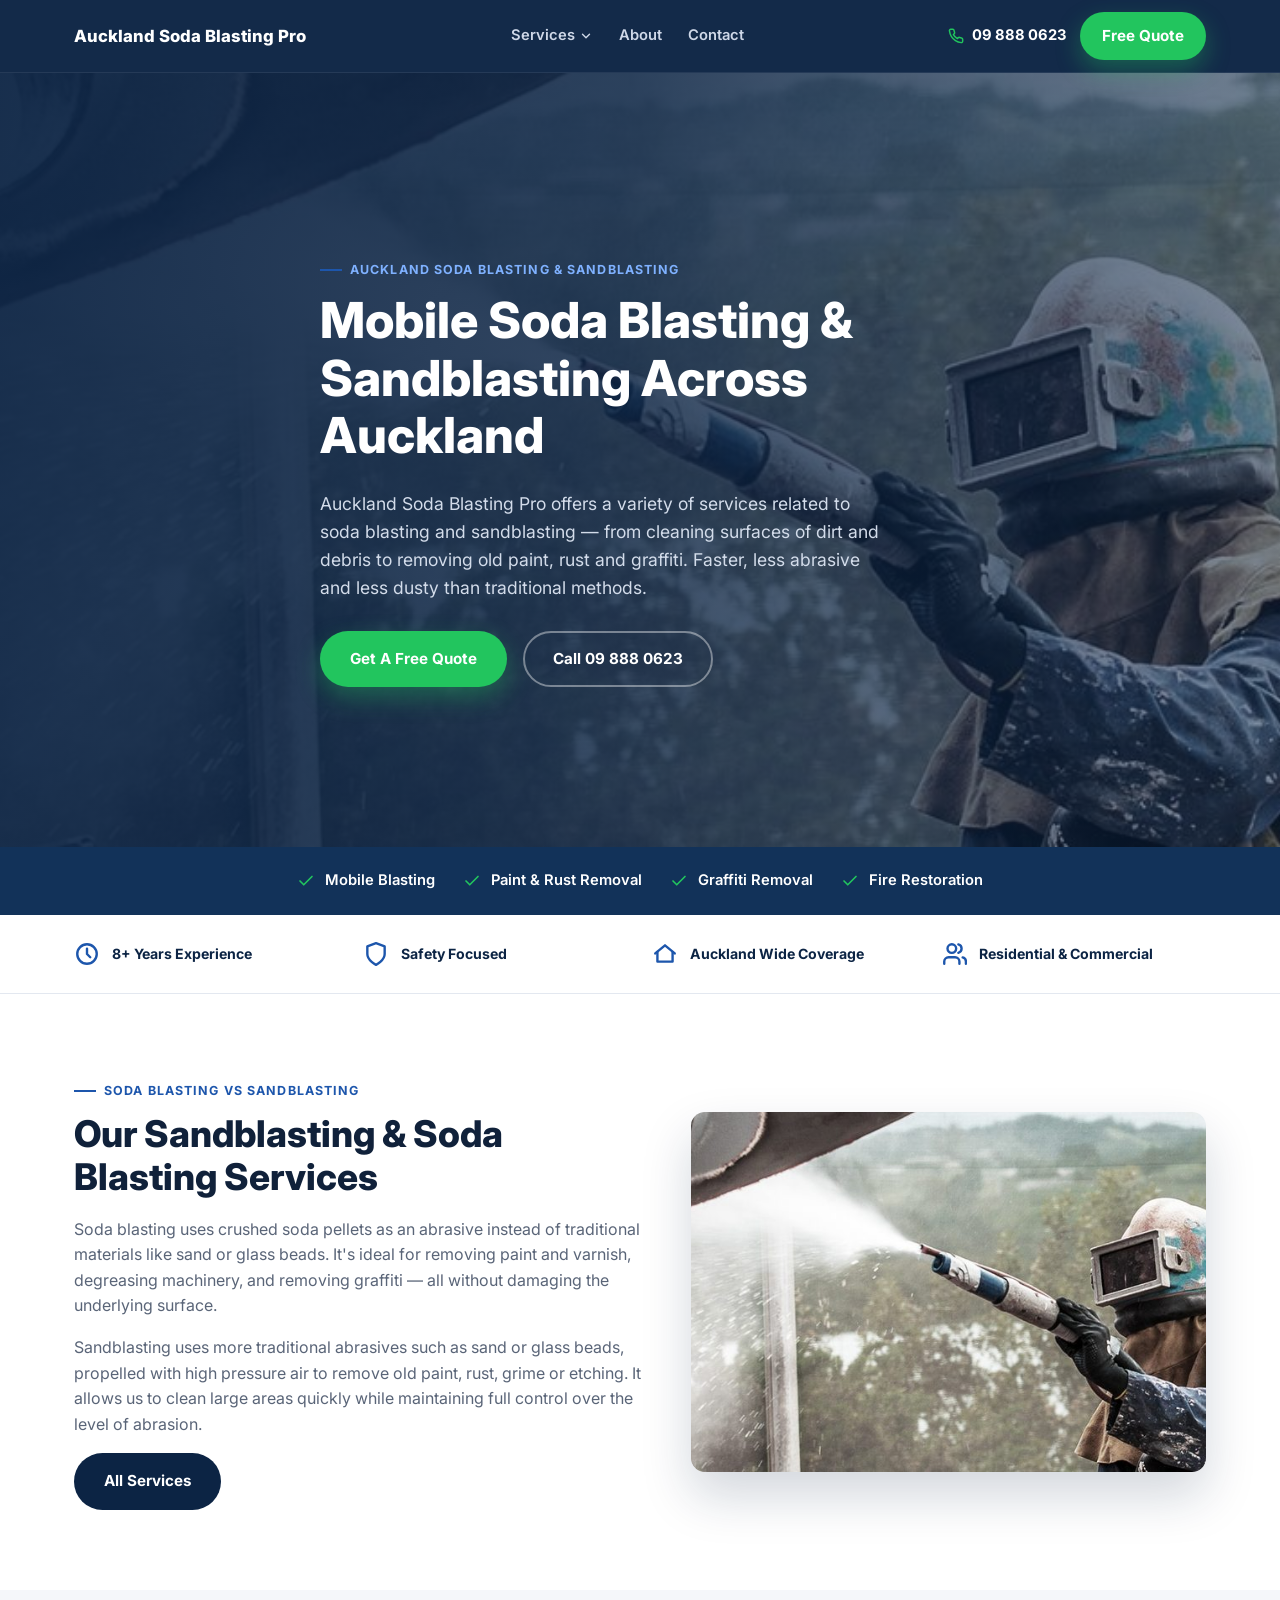
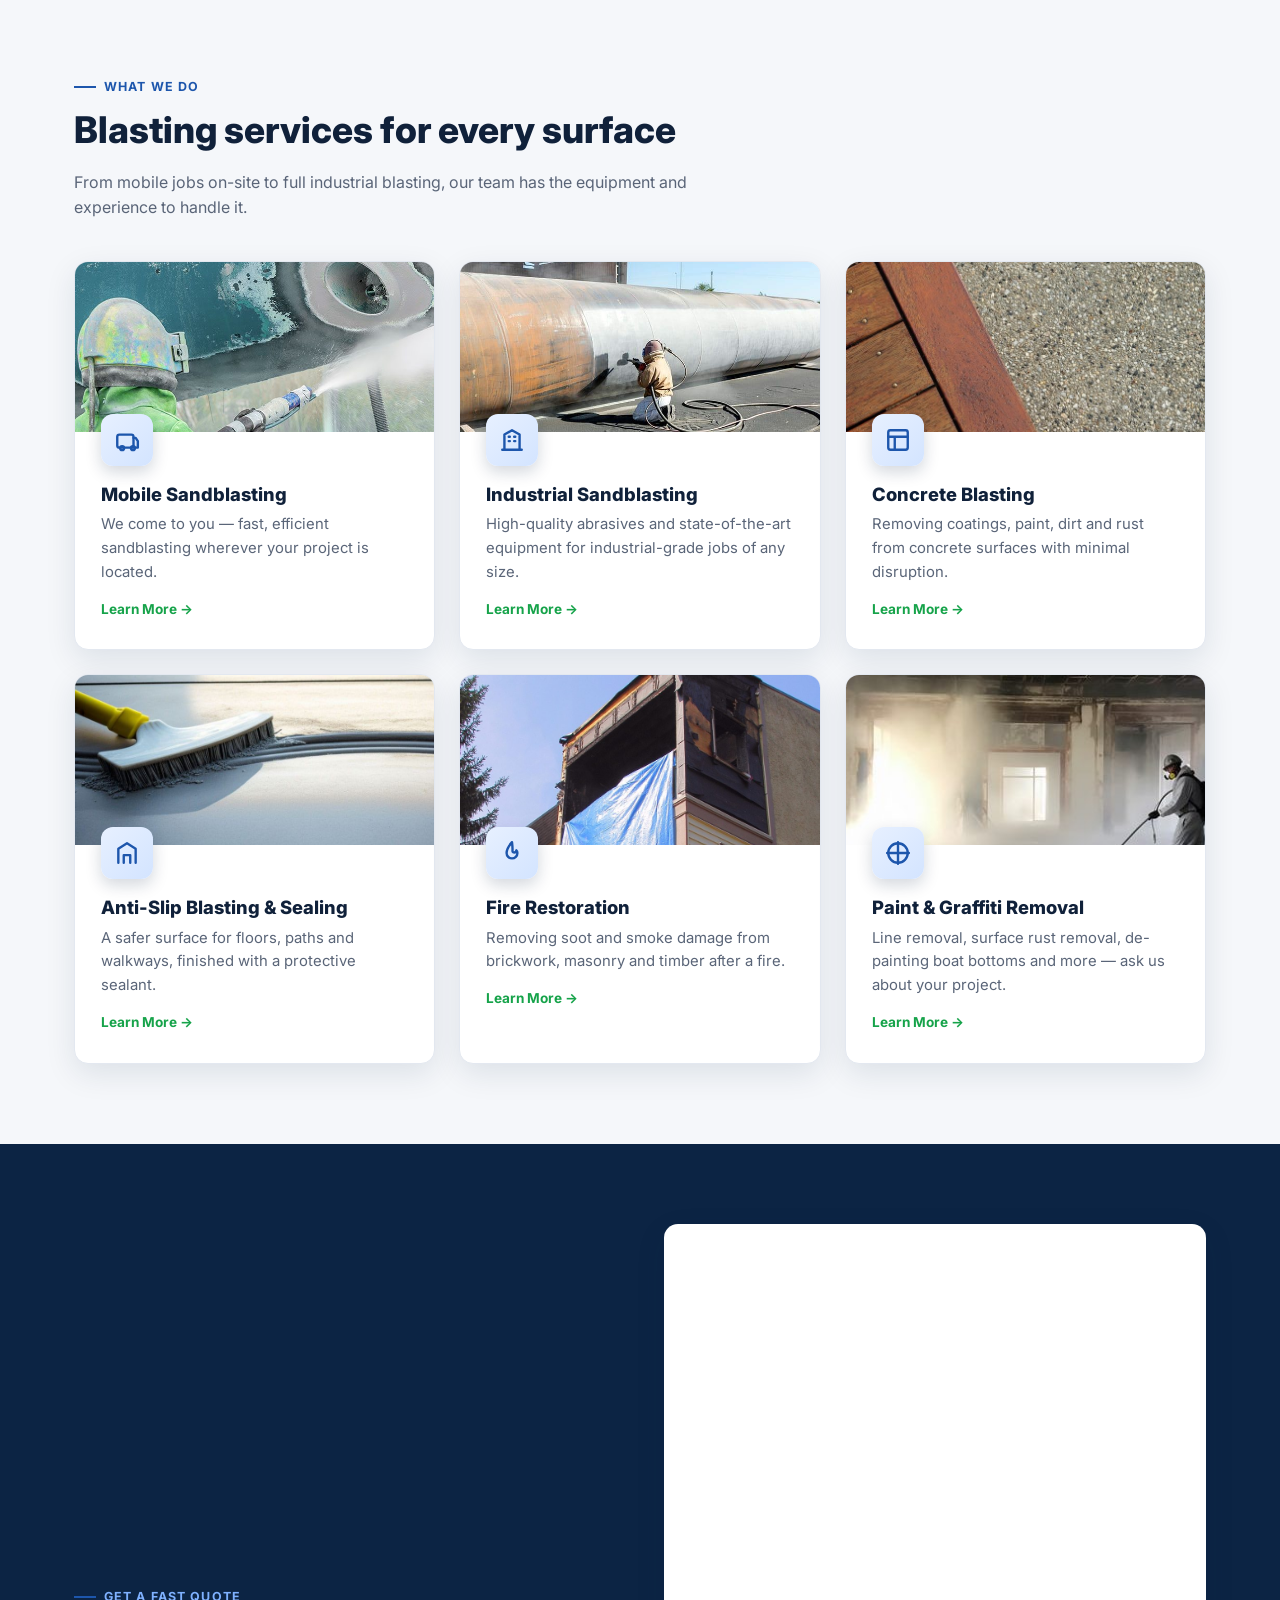
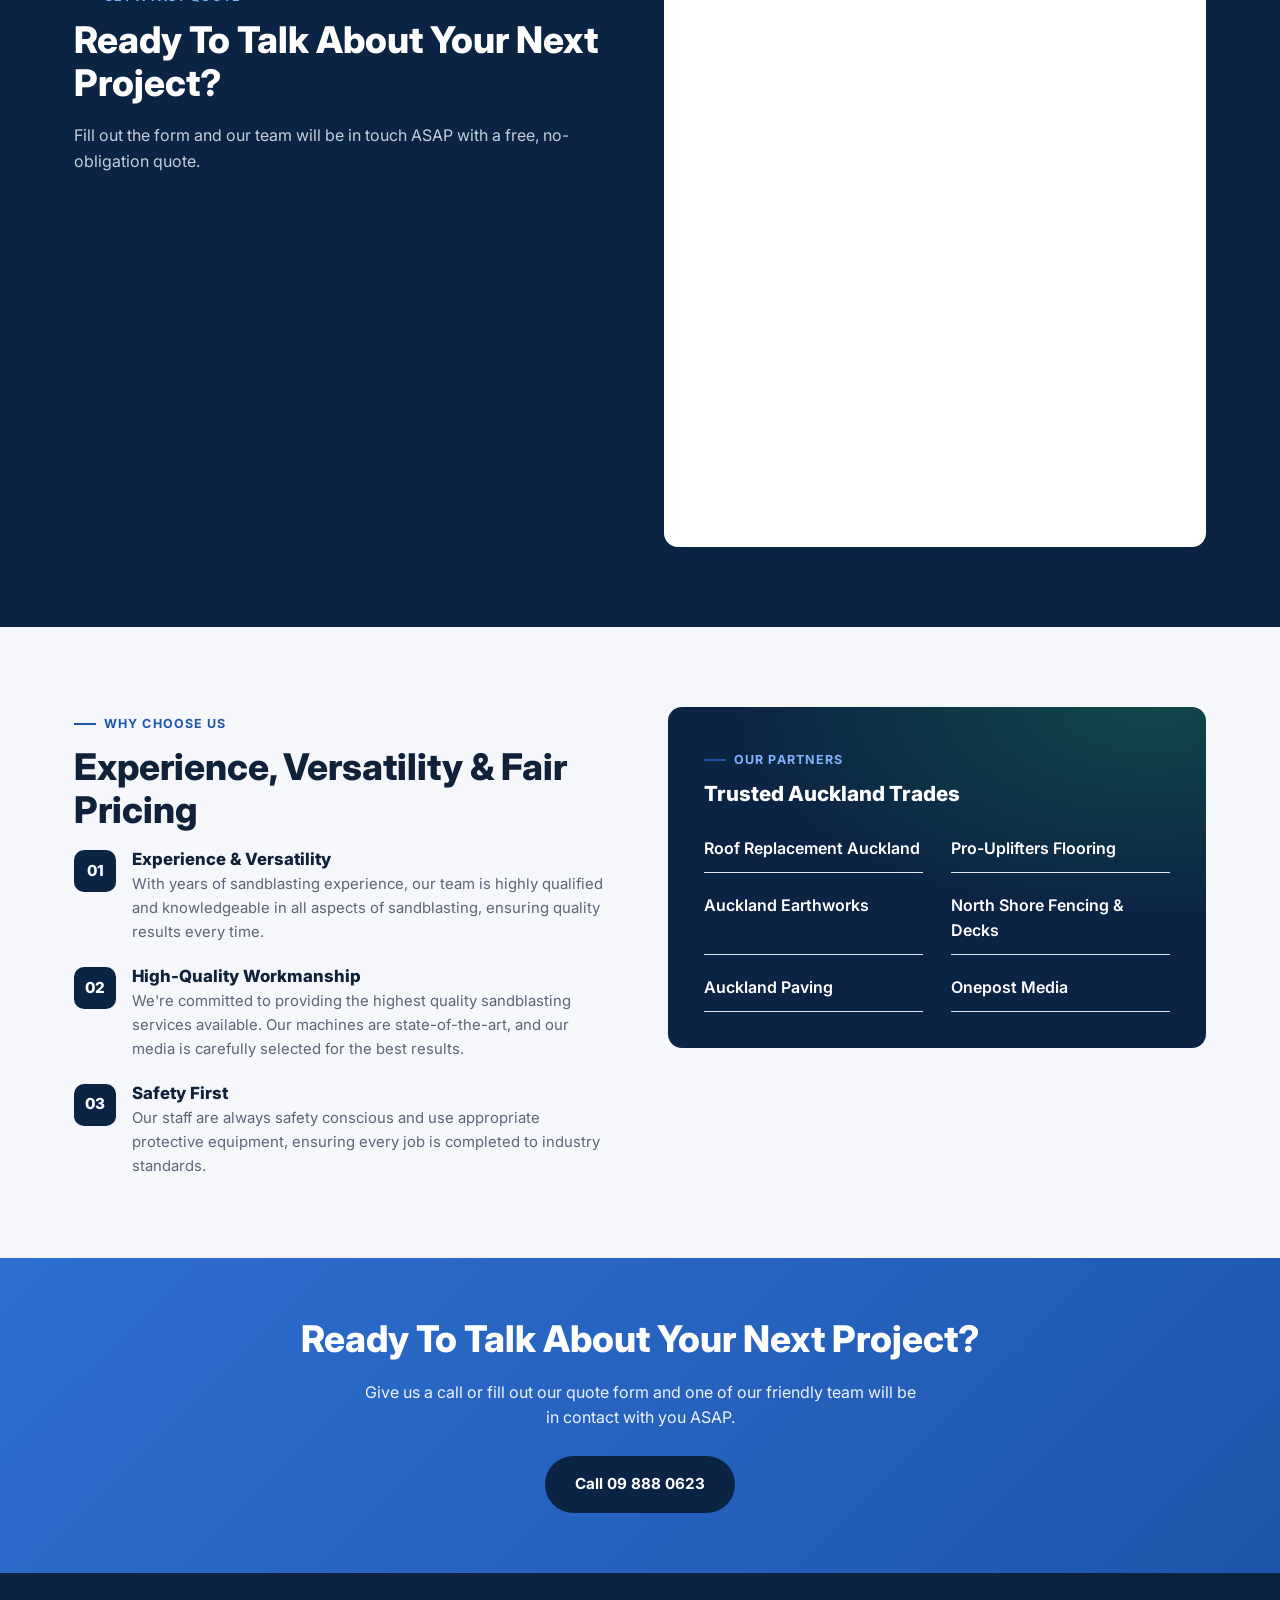
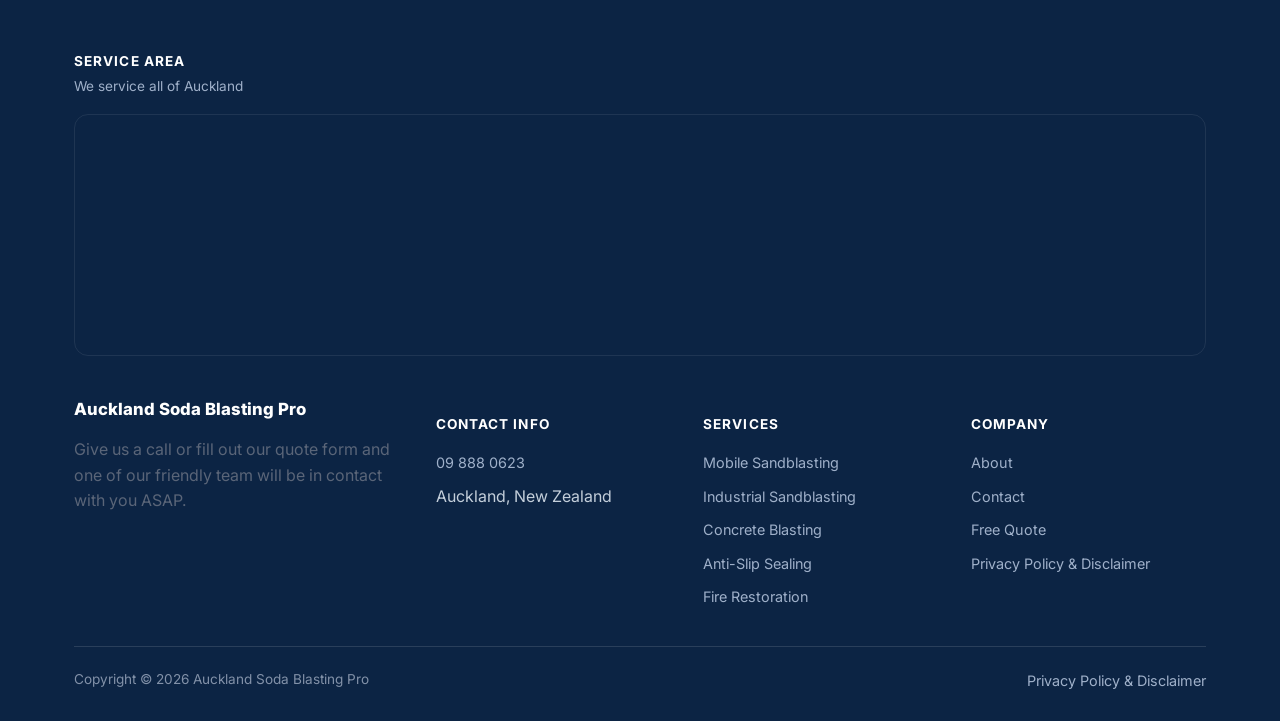
<file: index.html>
<!doctype html>
<html lang="en-NZ">
<head>
<meta charset="UTF-8">
<meta name="viewport" content="width=device-width, initial-scale=1.0">
<link rel="icon" href="favicon-32.png" sizes="32x32" type="image/png">
<link rel="icon" href="favicon-192.png" sizes="192x192" type="image/png">
<link rel="apple-touch-icon" href="apple-touch-icon.png">
<title>Auckland Soda Blasting Pro | Mobile Sandblasting Services</title>
<meta name="description" content="Auckland Soda Blasting Pro offers mobile sandblasting and soda blasting services across Auckland - paint removal, rust removal, graffiti removal, fire restoration and more.">
<meta name="robots" content="index, follow">
<link rel="canonical" href="https://sodablastingauckland.co.nz/">

<meta property="og:type" content="website">
<meta property="og:title" content="Auckland Soda Blasting Pro | Mobile Sandblasting Services">
<meta property="og:description" content="Auckland Soda Blasting Pro offers mobile sandblasting and soda blasting services across Auckland - paint removal, rust removal, graffiti removal, fire restoration and more.">
<meta property="og:url" content="https://sodablastingauckland.co.nz/">
<meta property="og:image" content="https://sodablastingauckland.co.nz/images/hero-blasting.jpg">

<link rel="preconnect" href="https://fonts.googleapis.com">
<link rel="preconnect" href="https://fonts.gstatic.com" crossorigin>
<link rel="preload" as="style" href="https://fonts.googleapis.com/css2?family=Inter:wght@400;500;600;700;800&display=swap" onload="this.onload=null;this.rel='stylesheet'">
<noscript><link href="https://fonts.googleapis.com/css2?family=Inter:wght@400;500;600;700;800&display=swap" rel="stylesheet"></noscript>
<link rel="stylesheet" href="css/style.css">

<script type="application/ld+json">
{
  "@context": "https://schema.org",
  "@type": "LocalBusiness",
  "name": "Auckland Soda Blasting Pro",
  "image": "https://sodablastingauckland.co.nz/images/hero-blasting.jpg",
  "url": "https://sodablastingauckland.co.nz/",
  "telephone": "+6498880623",
  "priceRange": "$$",
  "address": { "@type": "PostalAddress", "addressLocality": "Auckland", "addressCountry": "NZ" },
  "areaServed": { "@type": "City", "name": "Auckland" }
}
</script>
<script type="application/ld+json">
{
  "@context": "https://schema.org",
  "@type": "BreadcrumbList",
  "itemListElement": [
    { "@type": "ListItem", "position": 1, "name": "Home", "item": "https://sodablastingauckland.co.nz/" }
  ]
}
</script>
</head>
<body>

<header>
  <div class="nav wrap">
    <a href="https://sodablastingauckland.co.nz/" class="brand">
      <span>Auckland Soda Blasting Pro</span>
    </a>
    <nav class="links">
      <div class="nav-item">
        <a href="#!" onclick="return false;">Services <svg viewBox="0 0 24 24" fill="none" stroke-width="2.4" stroke-linecap="round" stroke-linejoin="round"><path d="m6 9 6 6 6-6"/></svg></a>
        <div class="nav-dropdown">
          <a href="mobile-sandblasting/">Mobile Sandblasting</a>
          <a href="industrial-sandblasting/">Industrial Sandblasting</a>
          <a href="concrete-blasting/">Concrete Blasting</a>
          <a href="antislip-sealing/">Anti-Slip Sealing</a>
          <a href="fire-restoration/">Fire Restoration</a>
        </div>
      </div>
      <a href="about/">About</a>
      <a href="contact/">Contact</a>
    </nav>
    <div class="nav-cta">
      <a href="tel:098880623" class="phone-pill">
        <svg viewBox="0 0 24 24" fill="none" stroke-width="2.2" stroke-linecap="round" stroke-linejoin="round"><path d="M22 16.92v3a2 2 0 0 1-2.18 2 19.79 19.79 0 0 1-8.63-3.07 19.5 19.5 0 0 1-6-6 19.79 19.79 0 0 1-3.07-8.67A2 2 0 0 1 4.11 2h3a2 2 0 0 1 2 1.72c.127.96.362 1.903.7 2.81a2 2 0 0 1-.45 2.11L8.09 9.91a16 16 0 0 0 6 6l1.27-1.27a2 2 0 0 1 2.11-.45c.907.338 1.85.573 2.81.7A2 2 0 0 1 22 16.92z"/></svg>
        09 888 0623
      </a>
      <a href="#quote" class="btn btn-primary" style="padding:10px 20px;">Free Quote</a>
      <button type="button" class="hamburger-btn" id="hamburgerBtn" aria-label="Open menu" aria-expanded="false">
        <svg viewBox="0 0 24 24" fill="none" stroke="#fff" stroke-width="2.4" stroke-linecap="round" stroke-linejoin="round"><path d="M4 7h16M4 12h16M4 17h16"/></svg>
      </button>
    </div>
  </div>

  <div class="mobile-menu" id="mobileMenu">
    <div class="mobile-submenu">
      <a href="mobile-sandblasting/">Mobile Sandblasting</a>
      <a href="industrial-sandblasting/">Industrial Sandblasting</a>
      <a href="concrete-blasting/">Concrete Blasting</a>
      <a href="antislip-sealing/">Anti-Slip Sealing</a>
      <a href="fire-restoration/">Fire Restoration</a>
    </div>
    <a href="about/">About</a>
    <a href="contact/">Contact</a>
    <a href="tel:098880623" class="mobile-menu-phone">Call 09 888 0623</a>
    <a href="#quote" class="btn btn-primary" style="width:100%;">Free Quote</a>
  </div>
</header>

<section class="hero" id="top">
  <div class="wrap hero-inner">
    <div class="eyebrow">Auckland Soda Blasting &amp; Sandblasting</div>
    <h1>Mobile Soda Blasting &amp; Sandblasting Across Auckland</h1>
    <p class="lead">Auckland Soda Blasting Pro offers a variety of services related to soda blasting and sandblasting &mdash; from cleaning surfaces of dirt and debris to removing old paint, rust and graffiti. Faster, less abrasive and less dusty than traditional methods.</p>
    <div class="hero-actions">
      <a href="#quote" class="btn btn-primary">Get A Free Quote</a>
      <a href="tel:098880623" class="btn btn-outline">Call 09 888 0623</a>
    </div>
  </div>
</section>

<div class="checklist-strip">
  <div class="wrap">
    <div class="check-item"><svg viewBox="0 0 24 24" fill="none" stroke-width="2.2" stroke-linecap="round" stroke-linejoin="round"><path d="M20 6 9 17l-5-5"/></svg> Mobile Blasting</div>
    <div class="check-item"><svg viewBox="0 0 24 24" fill="none" stroke-width="2.2" stroke-linecap="round" stroke-linejoin="round"><path d="M20 6 9 17l-5-5"/></svg> Paint &amp; Rust Removal</div>
    <div class="check-item"><svg viewBox="0 0 24 24" fill="none" stroke-width="2.2" stroke-linecap="round" stroke-linejoin="round"><path d="M20 6 9 17l-5-5"/></svg> Graffiti Removal</div>
    <div class="check-item"><svg viewBox="0 0 24 24" fill="none" stroke-width="2.2" stroke-linecap="round" stroke-linejoin="round"><path d="M20 6 9 17l-5-5"/></svg> Fire Restoration</div>
  </div>
</div>

<div class="trustbar">
  <div class="wrap">
    <div class="trust-item">
      <svg viewBox="0 0 24 24" fill="none" stroke-width="2.2" stroke-linecap="round" stroke-linejoin="round"><circle cx="12" cy="12" r="9"/><path d="M12 7v5l3 3"/></svg>
      <span>8+ Years Experience</span>
    </div>
    <div class="trust-item">
      <svg viewBox="0 0 24 24" fill="none" stroke-width="2.2" stroke-linecap="round" stroke-linejoin="round"><path d="M12 22s8-4 8-10V5l-8-3-8 3v7c0 6 8 10 8 10Z"/></svg>
      <span>Safety Focused</span>
    </div>
    <div class="trust-item">
      <svg viewBox="0 0 24 24" fill="none" stroke-width="2.2" stroke-linecap="round" stroke-linejoin="round"><path d="M3 11.5 12 4l9 7.5"/><path d="M5 10v9h14v-9"/></svg>
      <span>Auckland Wide Coverage</span>
    </div>
    <div class="trust-item">
      <svg viewBox="0 0 24 24" fill="none" stroke-width="2.2" stroke-linecap="round" stroke-linejoin="round"><path d="M17 21v-2a4 4 0 0 0-4-4H7a4 4 0 0 0-4 4v2"/><circle cx="10" cy="7" r="4"/><path d="M23 21v-2a4 4 0 0 0-3-3.87"/><path d="M16 3.13a4 4 0 0 1 0 7.75"/></svg>
      <span>Residential &amp; Commercial</span>
    </div>
  </div>
</div>

<section id="about">
  <div class="wrap content-photo-grid">
    <div>
      <div class="eyebrow">Soda Blasting vs Sandblasting</div>
      <h2>Our Sandblasting &amp; Soda Blasting Services</h2>
      <p>Soda blasting uses crushed soda pellets as an abrasive instead of traditional materials like sand or glass beads. It's ideal for removing paint and varnish, degreasing machinery, and removing graffiti &mdash; all without damaging the underlying surface.</p>
      <p>Sandblasting uses more traditional abrasives such as sand or glass beads, propelled with high pressure air to remove old paint, rust, grime or etching. It allows us to clean large areas quickly while maintaining full control over the level of abrasion.</p>
      <a href="services/" class="btn btn-dark">All Services</a>
    </div>
    <div class="content-photo">
      <img src="images/hero-blasting.jpg" alt="Soda blasting and sandblasting services in Auckland" width="1100" height="360" loading="lazy">
    </div>
  </div>
</section>

<section class="bg-paper" id="services">
  <div class="wrap">
    <div class="section-head">
      <div class="eyebrow">What We Do</div>
      <h2>Blasting services for every surface</h2>
      <p>From mobile jobs on-site to full industrial blasting, our team has the equipment and experience to handle it.</p>
    </div>
    <div class="services-grid">
      <div class="service-card">
        <img class="card-photo" src="images/mobile-sandblasting.jpg" alt="Mobile sandblasting in Auckland" loading="lazy">
        <div class="card-body">
          <div class="service-icon"><svg viewBox="0 0 24 24" fill="none" stroke-width="2.2" stroke-linecap="round" stroke-linejoin="round"><rect x="3" y="7" width="15" height="12" rx="2"/><path d="M18 10h2l2 3v6h-4"/><circle cx="7.5" cy="19.5" r="1.8"/><circle cx="17.5" cy="19.5" r="1.8"/></svg></div>
          <h3>Mobile Sandblasting</h3>
          <p>We come to you &mdash; fast, efficient sandblasting wherever your project is located.</p>
          <a href="mobile-sandblasting/" class="service-link">Learn More &rarr;</a>
        </div>
      </div>
      <div class="service-card">
        <img class="card-photo" src="images/industrial-blasting.jpg" alt="Industrial sandblasting in Auckland" loading="lazy">
        <div class="card-body">
          <div class="service-icon"><svg viewBox="0 0 24 24" fill="none" stroke-width="2.2" stroke-linecap="round" stroke-linejoin="round"><path d="M3 21h18M5 21V7l7-4 7 4v14"/><path d="M9 9h1M9 13h1M14 9h1M14 13h1"/></svg></div>
          <h3>Industrial Sandblasting</h3>
          <p>High-quality abrasives and state-of-the-art equipment for industrial-grade jobs of any size.</p>
          <a href="industrial-sandblasting/" class="service-link">Learn More &rarr;</a>
        </div>
      </div>
      <div class="service-card">
        <img class="card-photo" src="images/concrete-blasting.jpg" alt="Concrete blasting in Auckland" loading="lazy">
        <div class="card-body">
          <div class="service-icon"><svg viewBox="0 0 24 24" fill="none" stroke-width="2.2" stroke-linecap="round" stroke-linejoin="round"><rect x="3" y="3" width="18" height="18" rx="2"/><path d="M3 9h18M9 21V9"/></svg></div>
          <h3>Concrete Blasting</h3>
          <p>Removing coatings, paint, dirt and rust from concrete surfaces with minimal disruption.</p>
          <a href="concrete-blasting/" class="service-link">Learn More &rarr;</a>
        </div>
      </div>
      <div class="service-card">
        <img class="card-photo" src="images/anti-slip-sealing.jpg" alt="Anti-slip blasting and sealing in Auckland" loading="lazy">
        <div class="card-body">
          <div class="service-icon"><svg viewBox="0 0 24 24" fill="none" stroke-width="2.2" stroke-linecap="round" stroke-linejoin="round"><path d="M4 21V8l8-5 8 5v13"/><path d="M9 21v-7h6v7"/></svg></div>
          <h3>Anti-Slip Blasting &amp; Sealing</h3>
          <p>A safer surface for floors, paths and walkways, finished with a protective sealant.</p>
          <a href="antislip-sealing/" class="service-link">Learn More &rarr;</a>
        </div>
      </div>
      <div class="service-card">
        <img class="card-photo" src="images/fire-restoration.jpg" alt="Fire restoration blasting in Auckland" loading="lazy">
        <div class="card-body">
          <div class="service-icon"><svg viewBox="0 0 24 24" fill="none" stroke-width="2.2" stroke-linecap="round" stroke-linejoin="round"><path d="M12 2s-5 5.5-5 10a5 5 0 0 0 10 0c0-1.5-1-2.5-1-2.5s0 2-2 2-1.5-1.5-1.5-3C12.5 6 12 2 12 2Z"/></svg></div>
          <h3>Fire Restoration</h3>
          <p>Removing soot and smoke damage from brickwork, masonry and timber after a fire.</p>
          <a href="fire-restoration/" class="service-link">Learn More &rarr;</a>
        </div>
      </div>
      <div class="service-card">
        <img class="card-photo" src="images/fire-restoration-2.jpg" alt="Paint and graffiti removal in Auckland" loading="lazy">
        <div class="card-body">
          <div class="service-icon"><svg viewBox="0 0 24 24" fill="none" stroke-width="2.2" stroke-linecap="round" stroke-linejoin="round"><path d="M12 2v20M2 12h20"/><circle cx="12" cy="12" r="9"/></svg></div>
          <h3>Paint &amp; Graffiti Removal</h3>
          <p>Line removal, surface rust removal, de-painting boat bottoms and more &mdash; ask us about your project.</p>
          <a href="services/" class="service-link">Learn More &rarr;</a>
        </div>
      </div>
    </div>
  </div>
</section>

<section id="quote">
  <div class="wrap quote-grid">
    <div class="section-head" style="margin-bottom:0;">
      <div class="eyebrow" style="color:#7fb1ff;">Get A Fast Quote</div>
      <h2>Ready To Talk About Your Next Project?</h2>
      <p>Fill out the form and our team will be in touch ASAP with a free, no-obligation quote.</p>
    </div>
    <div class="form-wrap">
      <iframe
        src="https://api.leadconnectorhq.com/widget/form/mLjDcjohpaVgE4eT3Jp4"
        style="width:100%;height:100%;min-height:884px;border:none;border-radius:24px"
        id="inline-mLjDcjohpaVgE4eT3Jp4"
        data-layout="{'id':'INLINE'}"
        data-trigger-type="alwaysShow"
        data-trigger-value=""
        data-activation-type="alwaysActivated"
        data-activation-value=""
        data-deactivation-type="neverDeactivate"
        data-deactivation-value=""
        data-form-name="Sodablast Enquiry"
        data-height="884"
        data-layout-iframe-id="inline-mLjDcjohpaVgE4eT3Jp4"
        data-form-id="mLjDcjohpaVgE4eT3Jp4"
        data-cookie-consent="true"
        data-cookie-consent-provider="auto"
        title="Sodablast Enquiry">
      </iframe>
    </div>
  </div>
</section>

<section class="bg-paper" id="why">
  <div class="wrap">
    <div class="why-grid">
      <div>
        <div class="eyebrow">Why Choose Us</div>
        <h2>Experience, Versatility &amp; Fair Pricing</h2>
        <div class="why-list">
          <div class="why-item">
            <div class="why-num">01</div>
            <div>
              <h3>Experience &amp; Versatility</h3>
              <p>With years of sandblasting experience, our team is highly qualified and knowledgeable in all aspects of sandblasting, ensuring quality results every time.</p>
            </div>
          </div>
          <div class="why-item">
            <div class="why-num">02</div>
            <div>
              <h3>High-Quality Workmanship</h3>
              <p>We're committed to providing the highest quality sandblasting services available. Our machines are state-of-the-art, and our media is carefully selected for the best results.</p>
            </div>
          </div>
          <div class="why-item">
            <div class="why-num">03</div>
            <div>
              <h3>Safety First</h3>
              <p>Our staff are always safety conscious and use appropriate protective equipment, ensuring every job is completed to industry standards.</p>
            </div>
          </div>
        </div>
      </div>
      <div class="why-panel">
        <div class="eyebrow" style="color:#7fb1ff;">Our Partners</div>
        <h3>Trusted Auckland Trades</h3>
        <ul class="partners-list" style="margin-top:20px;">
          <li><a href="https://roofreplacementauckland.co.nz/" target="_blank" rel="noopener" style="color:#fff;">Roof Replacement Auckland</a></li>
          <li><a href="https://polishedconcretefloorsauckland.co.nz/" target="_blank" rel="noopener" style="color:#fff;">Pro-Uplifters Flooring</a></li>
          <li><a href="#" style="color:#fff;">Auckland Earthworks</a></li>
          <li><a href="#" style="color:#fff;">North Shore Fencing &amp; Decks</a></li>
          <li><a href="#" style="color:#fff;">Auckland Paving</a></li>
          <li><a href="#" style="color:#fff;">Onepost Media</a></li>
        </ul>
      </div>
    </div>
  </div>
</section>

<section class="cta-strip" id="contact">
  <div class="wrap">
    <h2>Ready To Talk About Your Next Project?</h2>
    <p>Give us a call or fill out our quote form and one of our friendly team will be in contact with you ASAP.</p>
    <a href="tel:098880623" class="btn btn-dark">Call 09 888 0623</a>
  </div>
</section>

<footer>
  <div class="wrap">
    <div class="footer-map-head">
      <h4>Service Area</h4>
      <p>We service all of Auckland</p>
    </div>
    <div class="footer-map">
      <iframe src="https://www.google.com/maps/embed?pb=!1m14!1m8!1m3!1d204305.66708080217!2d174.706121!3d-36.8598108!3m2!1i1024!2i768!4f13.1!3m3!1m2!1s0x827a8d4996140b19%3A0x26ddb63a03c9224c!2sAuckland%20Soda%20Blasting%20Pro!5e0!3m2!1sen!2snz!4v1685440474291!5m2!1sen!2snz" width="600" height="220" style="border:0;" allowfullscreen="" loading="lazy" referrerpolicy="no-referrer-when-downgrade" title="Auckland Soda Blasting Pro service area map"></iframe>
    </div>
    <div class="footer-grid">
      <div>
        <a href="https://sodablastingauckland.co.nz/" class="brand" style="margin-bottom:14px;display:inline-flex;color:#fff;font-weight:800;">Auckland Soda Blasting Pro</a>
        <p>Give us a call or fill out our quote form and one of our friendly team will be in contact with you ASAP.</p>
      </div>
      <div>
        <h4>Contact Info</h4>
        <ul>
          <li><a href="tel:098880623">09 888 0623</a></li>
          <li>Auckland, New Zealand</li>
        </ul>
      </div>
      <div>
        <h4>Services</h4>
        <ul>
          <li><a href="mobile-sandblasting/">Mobile Sandblasting</a></li>
          <li><a href="industrial-sandblasting/">Industrial Sandblasting</a></li>
          <li><a href="concrete-blasting/">Concrete Blasting</a></li>
          <li><a href="antislip-sealing/">Anti-Slip Sealing</a></li>
          <li><a href="fire-restoration/">Fire Restoration</a></li>
        </ul>
      </div>
      <div>
        <h4>Company</h4>
        <ul>
          <li><a href="about/">About</a></li>
          <li><a href="contact/">Contact</a></li>
          <li><a href="#quote">Free Quote</a></li>
                  <li><a href="privacy-policy/">Privacy Policy &amp; Disclaimer</a></li>
        </ul>
      </div>
    </div>
    <div class="footer-bottom">
      <span>Copyright &copy; 2026 Auckland Soda Blasting Pro</span>
      <span><a href="privacy-policy/">Privacy Policy &amp; Disclaimer</a></span>
    </div>
  </div>
</footer>

<script>
(function(){
  var btn = document.getElementById('hamburgerBtn');
  var menu = document.getElementById('mobileMenu');
  if(!btn || !menu) return;
  btn.addEventListener('click', function(){
    var open = menu.classList.toggle('open');
    btn.setAttribute('aria-expanded', open ? 'true' : 'false');
  });
  menu.querySelectorAll('a').forEach(function(a){
    a.addEventListener('click', function(){
      menu.classList.remove('open');
      btn.setAttribute('aria-expanded','false');
    });
  });
})();
</script>
<script src="https://link.msgsndr.com/js/form_embed.js" defer></script>
</body>
</html>
</file>
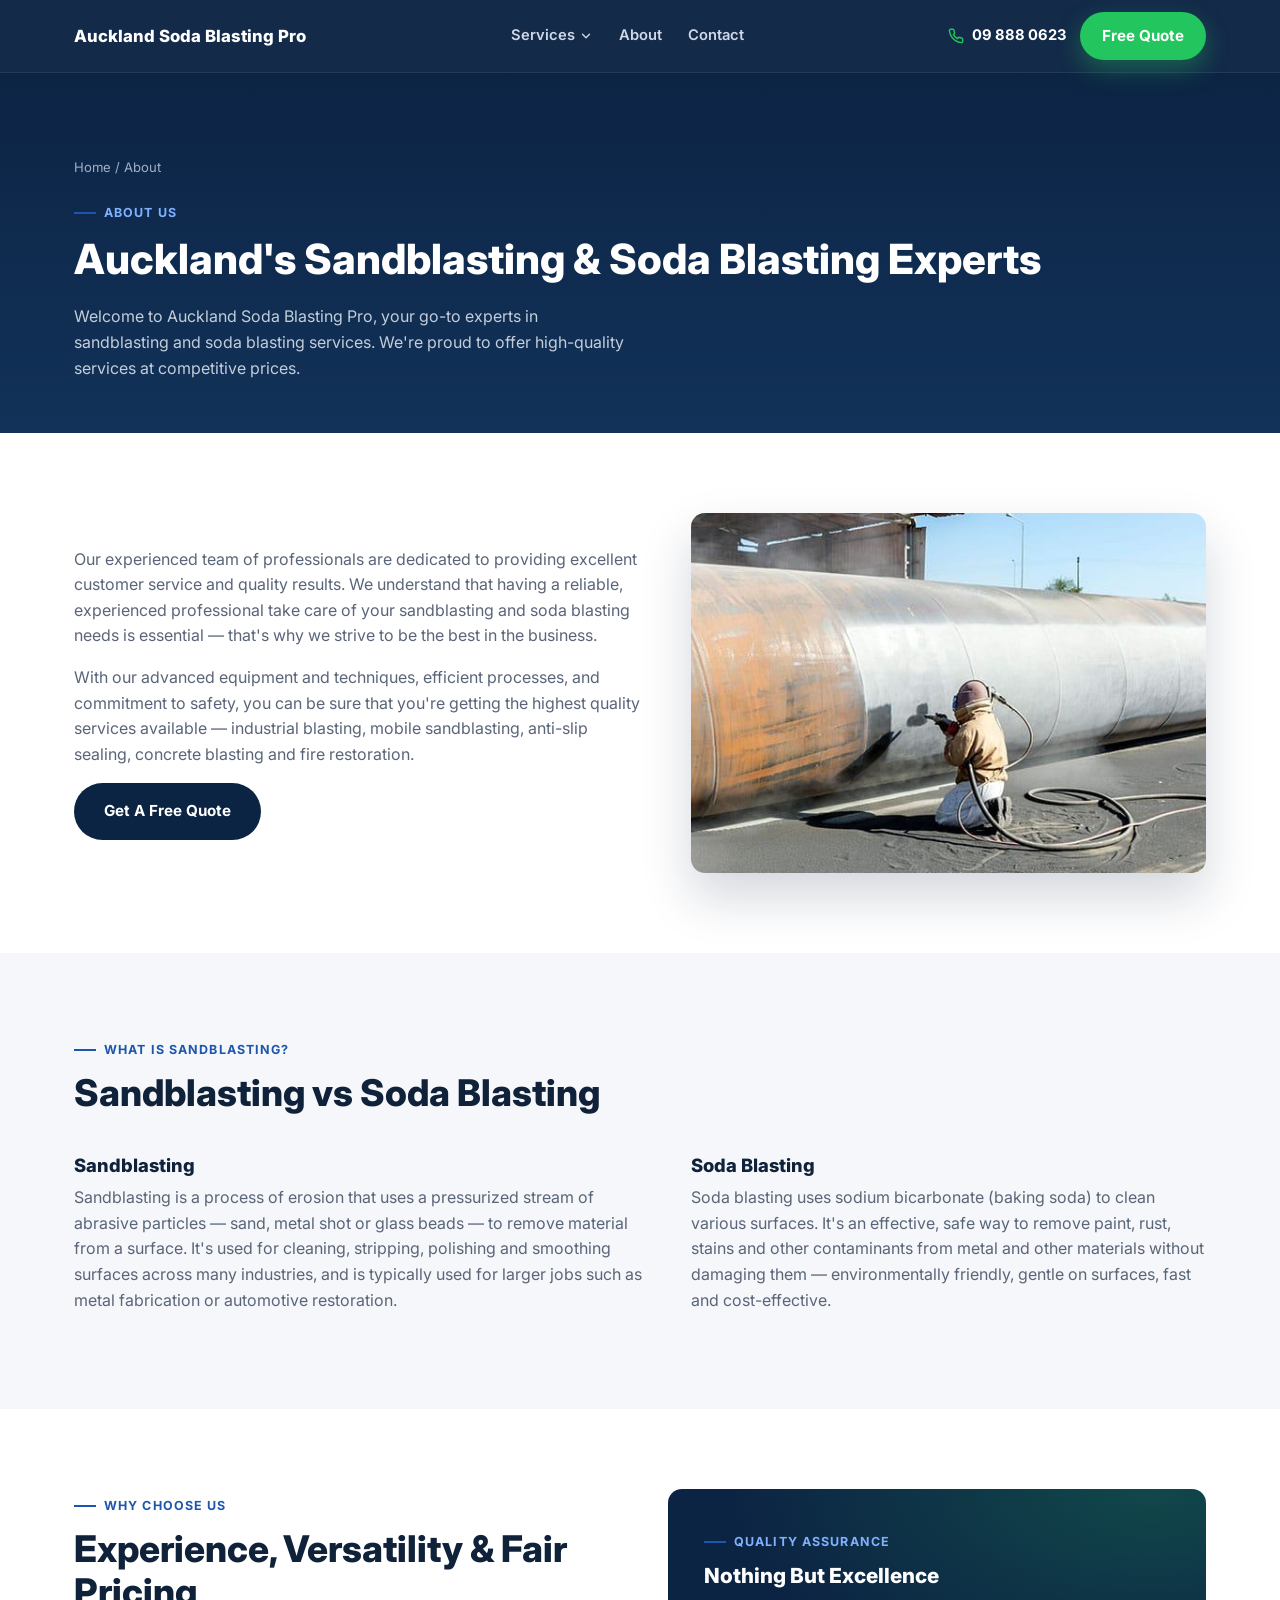
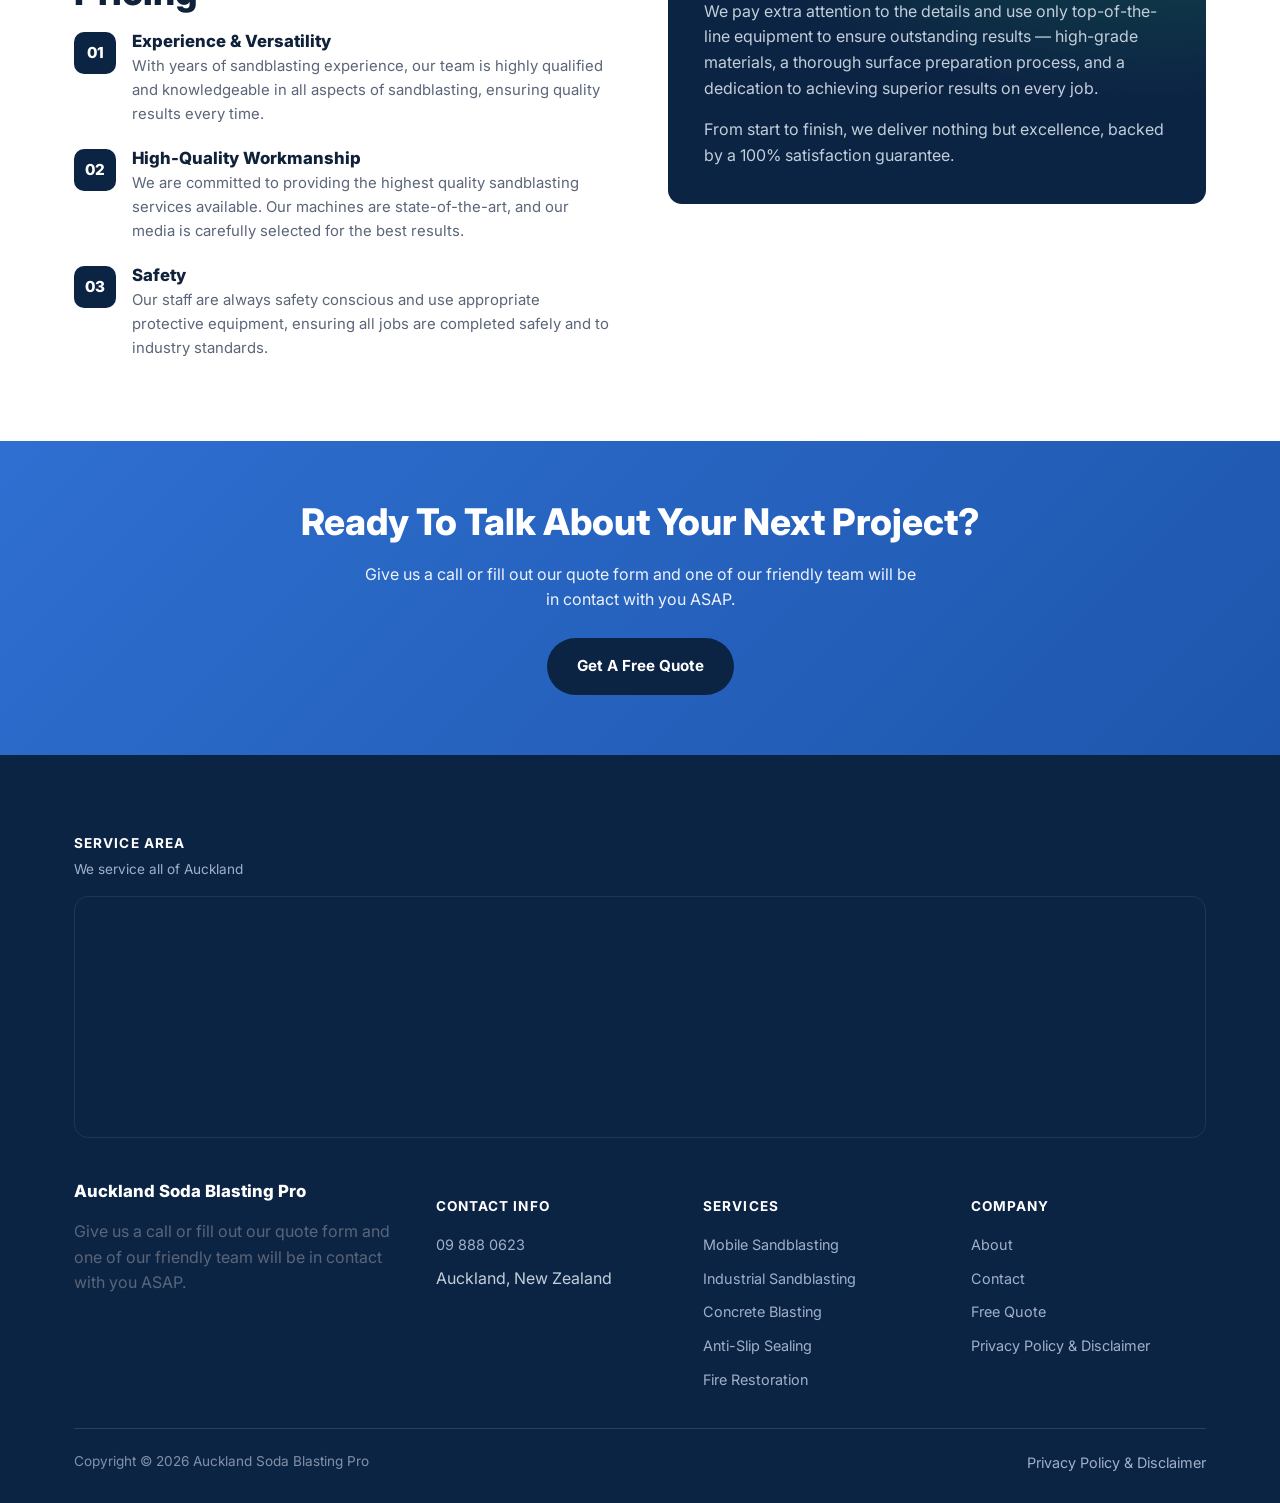
<file: about/index.html>
<!doctype html>
<html lang="en-NZ">
<head>
<meta charset="UTF-8">
<meta name="viewport" content="width=device-width, initial-scale=1.0">
<link rel="icon" href="../favicon-32.png" sizes="32x32" type="image/png">
<link rel="icon" href="../favicon-192.png" sizes="192x192" type="image/png">
<link rel="apple-touch-icon" href="../apple-touch-icon.png">
<title>About Us | Auckland Soda Blasting Pro</title>
<meta name="description" content="Auckland Soda Blasting Pro are your go-to experts in sandblasting and soda blasting - high-quality services, advanced equipment and a safety-first approach.">
<meta name="robots" content="index, follow">
<link rel="canonical" href="https://sodablastingauckland.co.nz/about/">

<meta property="og:type" content="website">
<meta property="og:title" content="About Us | Auckland Soda Blasting Pro">
<meta property="og:description" content="Auckland Soda Blasting Pro are your go-to experts in sandblasting and soda blasting - high-quality services, advanced equipment and a safety-first approach.">
<meta property="og:url" content="https://sodablastingauckland.co.nz/about/">

<link rel="preconnect" href="https://fonts.googleapis.com">
<link rel="preconnect" href="https://fonts.gstatic.com" crossorigin>
<link rel="preload" as="style" href="https://fonts.googleapis.com/css2?family=Inter:wght@400;500;600;700;800&display=swap" onload="this.onload=null;this.rel='stylesheet'">
<noscript><link href="https://fonts.googleapis.com/css2?family=Inter:wght@400;500;600;700;800&display=swap" rel="stylesheet"></noscript>
<link rel="stylesheet" href="../css/style.css">
<script type="application/ld+json">
{
  "@context": "https://schema.org",
  "@type": "LocalBusiness",
  "name": "Auckland Soda Blasting Pro",
  "image": "https://sodablastingauckland.co.nz/images/hero-blasting.jpg",
  "url": "https://sodablastingauckland.co.nz/",
  "telephone": "+6498880623",
  "priceRange": "$$",
  "address": { "@type": "PostalAddress", "addressLocality": "Auckland", "addressCountry": "NZ" },
  "areaServed": { "@type": "City", "name": "Auckland" }
}
</script>
<script type="application/ld+json">
{
  "@context": "https://schema.org",
  "@type": "BreadcrumbList",
  "itemListElement": [
    { "@type": "ListItem", "position": 1, "name": "Home", "item": "https://sodablastingauckland.co.nz/" },
    { "@type": "ListItem", "position": 2, "name": "About", "item": "https://sodablastingauckland.co.nz/about/" }
  ]
}
</script>
</head>
<body>

<header>
  <div class="nav wrap">
    <a href="https://sodablastingauckland.co.nz/" class="brand">
      <span>Auckland Soda Blasting Pro</span>
    </a>
    <nav class="links">
      <div class="nav-item">
        <a href="#!" onclick="return false;">Services <svg viewBox="0 0 24 24" fill="none" stroke-width="2.4" stroke-linecap="round" stroke-linejoin="round"><path d="m6 9 6 6 6-6"/></svg></a>
        <div class="nav-dropdown">
          <a href="../mobile-sandblasting/">Mobile Sandblasting</a>
          <a href="../industrial-sandblasting/">Industrial Sandblasting</a>
          <a href="../concrete-blasting/">Concrete Blasting</a>
          <a href="../antislip-sealing/">Anti-Slip Sealing</a>
          <a href="../fire-restoration/">Fire Restoration</a>
        </div>
      </div>
      <a href="../about/">About</a>
      <a href="../contact/">Contact</a>
    </nav>
    <div class="nav-cta">
      <a href="tel:098880623" class="phone-pill">
        <svg viewBox="0 0 24 24" fill="none" stroke-width="2.2" stroke-linecap="round" stroke-linejoin="round"><path d="M22 16.92v3a2 2 0 0 1-2.18 2 19.79 19.79 0 0 1-8.63-3.07 19.5 19.5 0 0 1-6-6 19.79 19.79 0 0 1-3.07-8.67A2 2 0 0 1 4.11 2h3a2 2 0 0 1 2 1.72c.127.96.362 1.903.7 2.81a2 2 0 0 1-.45 2.11L8.09 9.91a16 16 0 0 0 6 6l1.27-1.27a2 2 0 0 1 2.11-.45c.907.338 1.85.573 2.81.7A2 2 0 0 1 22 16.92z"/></svg>
        09 888 0623
      </a>
      <a href="../#quote" class="btn btn-primary" style="padding:10px 20px;">Free Quote</a>
      <button type="button" class="hamburger-btn" id="hamburgerBtn" aria-label="Open menu" aria-expanded="false">
        <svg viewBox="0 0 24 24" fill="none" stroke="#fff" stroke-width="2.4" stroke-linecap="round" stroke-linejoin="round"><path d="M4 7h16M4 12h16M4 17h16"/></svg>
      </button>
    </div>
  </div>

  <div class="mobile-menu" id="mobileMenu">
    <div class="mobile-submenu">
      <a href="../mobile-sandblasting/">Mobile Sandblasting</a>
      <a href="../industrial-sandblasting/">Industrial Sandblasting</a>
      <a href="../concrete-blasting/">Concrete Blasting</a>
      <a href="../antislip-sealing/">Anti-Slip Sealing</a>
      <a href="../fire-restoration/">Fire Restoration</a>
    </div>
    <a href="../about/">About</a>
    <a href="../contact/">Contact</a>
    <a href="tel:098880623" class="mobile-menu-phone">Call 09 888 0623</a>
    <a href="../#quote" class="btn btn-primary" style="width:100%;">Free Quote</a>
  </div>
</header>

<section class="page-hero">
  <div class="wrap">
    <div class="breadcrumb"><a href="../">Home</a> / About</div>
    <div class="eyebrow" style="color:#7fb1ff;">About Us</div>
    <h1>Auckland's Sandblasting &amp; Soda Blasting Experts</h1>
    <p>Welcome to Auckland Soda Blasting Pro, your go-to experts in sandblasting and soda blasting services. We're proud to offer high-quality services at competitive prices.</p>
  </div>
</section>

<section>
  <div class="wrap content-photo-grid">
    <div>
      <p>Our experienced team of professionals are dedicated to providing excellent customer service and quality results. We understand that having a reliable, experienced professional take care of your sandblasting and soda blasting needs is essential &mdash; that's why we strive to be the best in the business.</p>
      <p>With our advanced equipment and techniques, efficient processes, and commitment to safety, you can be sure that you're getting the highest quality services available &mdash; industrial blasting, mobile sandblasting, anti-slip sealing, concrete blasting and fire restoration.</p>
      <a href="../#quote" class="btn btn-dark">Get A Free Quote</a>
    </div>
    <div class="content-photo">
      <img src="../images/industrial-blasting.jpg" alt="Auckland Soda Blasting Pro team at work" loading="lazy">
    </div>
  </div>
</section>

<section class="bg-paper">
  <div class="wrap">
    <div class="section-head">
      <div class="eyebrow">What Is Sandblasting?</div>
      <h2>Sandblasting vs Soda Blasting</h2>
    </div>
    <div class="content-photo-grid" style="align-items:start;">
      <div>
        <h3>Sandblasting</h3>
        <p>Sandblasting is a process of erosion that uses a pressurized stream of abrasive particles &mdash; sand, metal shot or glass beads &mdash; to remove material from a surface. It's used for cleaning, stripping, polishing and smoothing surfaces across many industries, and is typically used for larger jobs such as metal fabrication or automotive restoration.</p>
      </div>
      <div>
        <h3>Soda Blasting</h3>
        <p>Soda blasting uses sodium bicarbonate (baking soda) to clean various surfaces. It's an effective, safe way to remove paint, rust, stains and other contaminants from metal and other materials without damaging them &mdash; environmentally friendly, gentle on surfaces, fast and cost-effective.</p>
      </div>
    </div>
  </div>
</section>

<section>
  <div class="wrap">
    <div class="why-grid">
      <div>
        <div class="eyebrow">Why Choose Us</div>
        <h2>Experience, Versatility &amp; Fair Pricing</h2>
        <div class="why-list">
          <div class="why-item">
            <div class="why-num">01</div>
            <div>
              <h3>Experience &amp; Versatility</h3>
              <p>With years of sandblasting experience, our team is highly qualified and knowledgeable in all aspects of sandblasting, ensuring quality results every time.</p>
            </div>
          </div>
          <div class="why-item">
            <div class="why-num">02</div>
            <div>
              <h3>High-Quality Workmanship</h3>
              <p>We are committed to providing the highest quality sandblasting services available. Our machines are state-of-the-art, and our media is carefully selected for the best results.</p>
            </div>
          </div>
          <div class="why-item">
            <div class="why-num">03</div>
            <div>
              <h3>Safety</h3>
              <p>Our staff are always safety conscious and use appropriate protective equipment, ensuring all jobs are completed safely and to industry standards.</p>
            </div>
          </div>
        </div>
      </div>
      <div class="why-panel">
        <div class="eyebrow" style="color:#7fb1ff;">Quality Assurance</div>
        <h3>Nothing But Excellence</h3>
        <p>We pay extra attention to the details and use only top-of-the-line equipment to ensure outstanding results &mdash; high-grade materials, a thorough surface preparation process, and a dedication to achieving superior results on every job.</p>
        <p style="margin-bottom:0;">From start to finish, we deliver nothing but excellence, backed by a 100% satisfaction guarantee.</p>
      </div>
    </div>
  </div>
</section>

<section class="cta-strip">
  <div class="wrap">
    <h2>Ready To Talk About Your Next Project?</h2>
    <p>Give us a call or fill out our quote form and one of our friendly team will be in contact with you ASAP.</p>
    <a href="../#quote" class="btn btn-dark">Get A Free Quote</a>
  </div>
</section>

<footer>
  <div class="wrap">
    <div class="footer-map-head">
      <h4>Service Area</h4>
      <p>We service all of Auckland</p>
    </div>
    <div class="footer-map">
      <iframe src="https://www.google.com/maps/embed?pb=!1m14!1m8!1m3!1d204305.66708080217!2d174.706121!3d-36.8598108!3m2!1i1024!2i768!4f13.1!3m3!1m2!1s0x827a8d4996140b19%3A0x26ddb63a03c9224c!2sAuckland%20Soda%20Blasting%20Pro!5e0!3m2!1sen!2snz!4v1685440474291!5m2!1sen!2snz" width="600" height="220" style="border:0;" allowfullscreen="" loading="lazy" referrerpolicy="no-referrer-when-downgrade" title="Auckland Soda Blasting Pro service area map"></iframe>
    </div>
    <div class="footer-grid">
      <div>
        <a href="https://sodablastingauckland.co.nz/" class="brand" style="margin-bottom:14px;display:inline-flex;color:#fff;font-weight:800;">Auckland Soda Blasting Pro</a>
        <p>Give us a call or fill out our quote form and one of our friendly team will be in contact with you ASAP.</p>
      </div>
      <div>
        <h4>Contact Info</h4>
        <ul>
          <li><a href="tel:098880623">09 888 0623</a></li>
          <li>Auckland, New Zealand</li>
        </ul>
      </div>
      <div>
        <h4>Services</h4>
        <ul>
          <li><a href="../mobile-sandblasting/">Mobile Sandblasting</a></li>
          <li><a href="../industrial-sandblasting/">Industrial Sandblasting</a></li>
          <li><a href="../concrete-blasting/">Concrete Blasting</a></li>
          <li><a href="../antislip-sealing/">Anti-Slip Sealing</a></li>
          <li><a href="../fire-restoration/">Fire Restoration</a></li>
        </ul>
      </div>
      <div>
        <h4>Company</h4>
        <ul>
          <li><a href="../about/">About</a></li>
          <li><a href="../contact/">Contact</a></li>
          <li><a href="../#quote">Free Quote</a></li>
                  <li><a href="../privacy-policy/">Privacy Policy &amp; Disclaimer</a></li>
        </ul>
      </div>
    </div>
    <div class="footer-bottom">
      <span>Copyright &copy; 2026 Auckland Soda Blasting Pro</span>
      <span><a href="../privacy-policy/">Privacy Policy &amp; Disclaimer</a></span>
    </div>
  </div>
</footer>

<script>
(function(){
  var btn = document.getElementById('hamburgerBtn');
  var menu = document.getElementById('mobileMenu');
  if(!btn || !menu) return;
  btn.addEventListener('click', function(){
    var open = menu.classList.toggle('open');
    btn.setAttribute('aria-expanded', open ? 'true' : 'false');
  });
  menu.querySelectorAll('a').forEach(function(a){
    a.addEventListener('click', function(){
      menu.classList.remove('open');
      btn.setAttribute('aria-expanded','false');
    });
  });
})();
</script>
<script src="https://link.msgsndr.com/js/form_embed.js" defer></script>
</body>
</html>
</file>
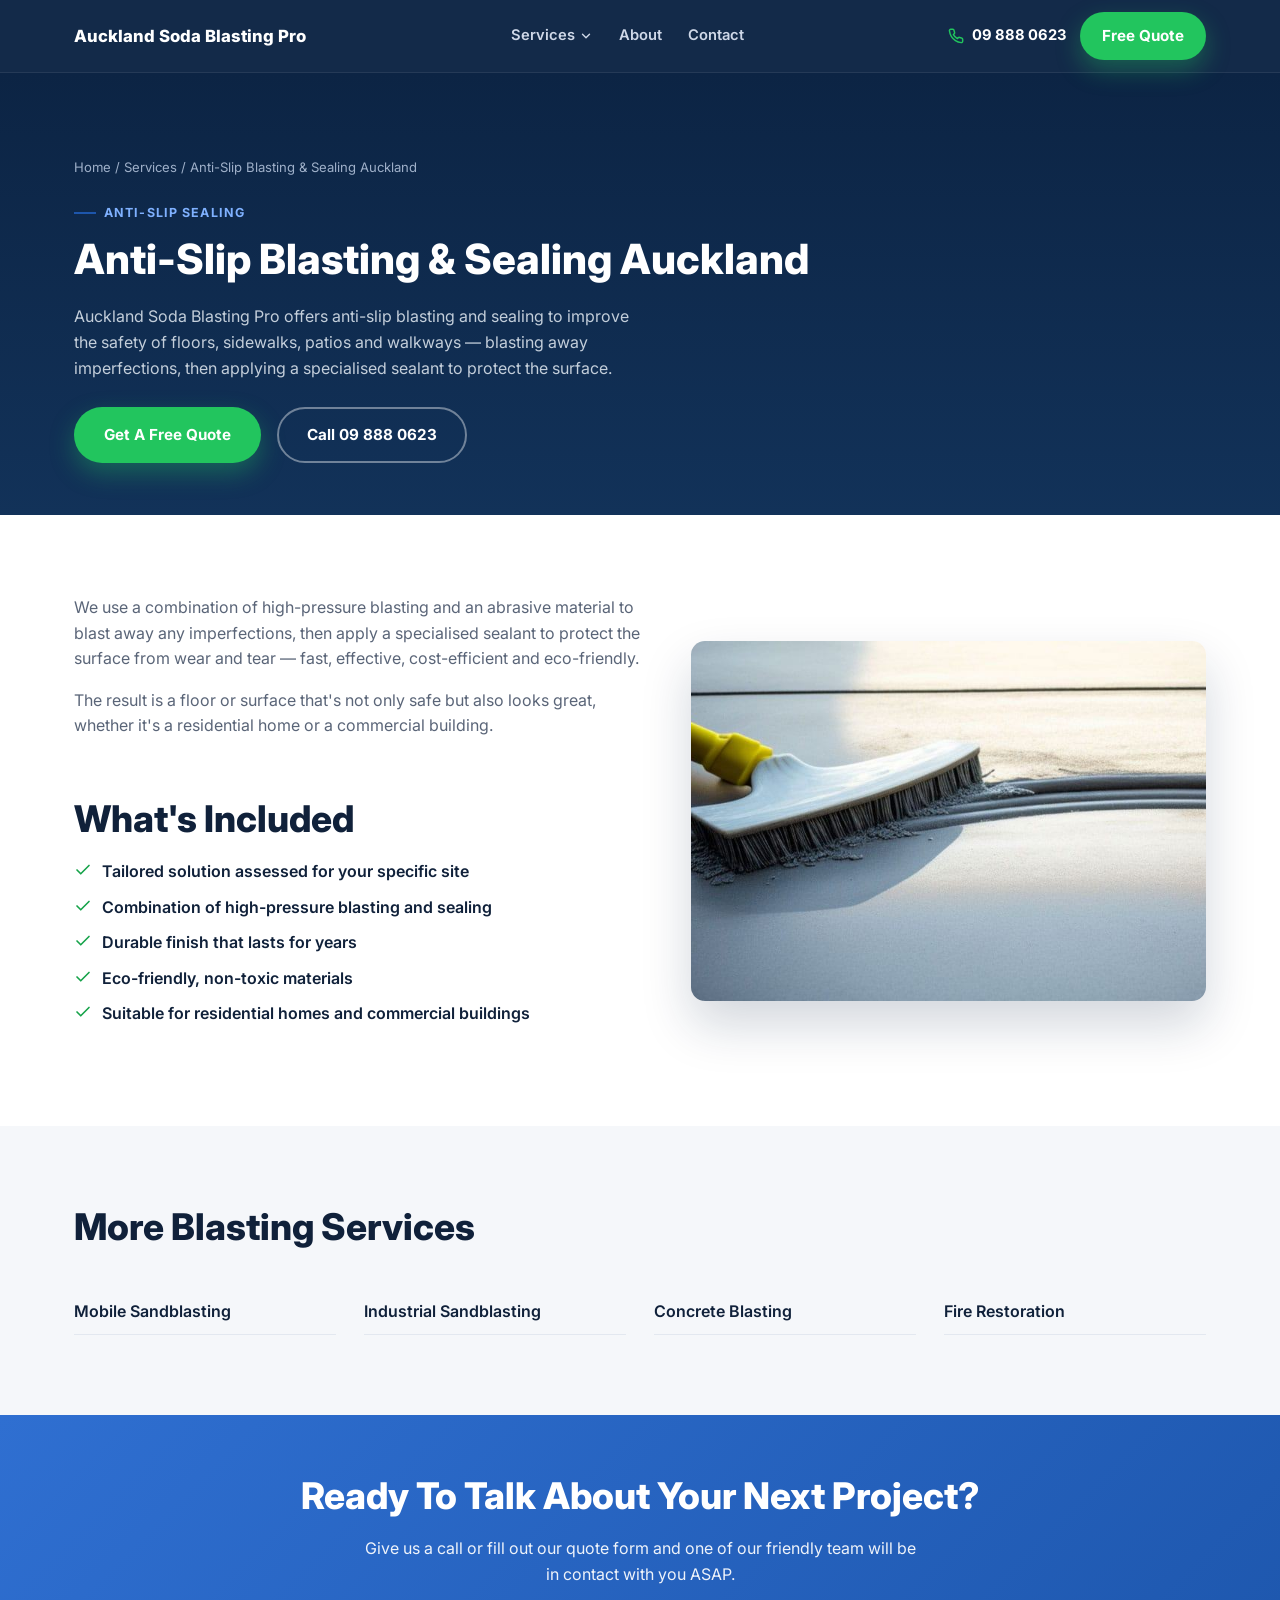
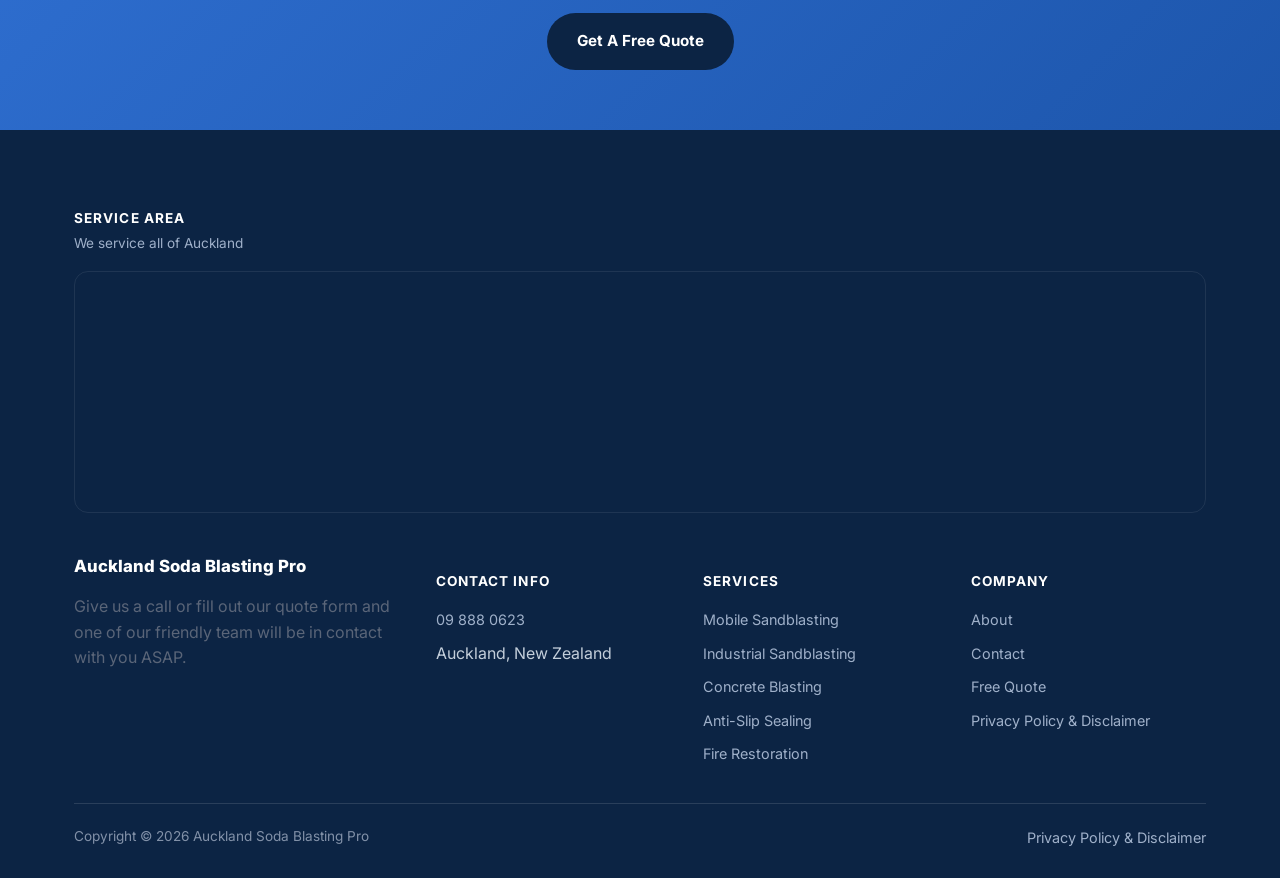
<file: antislip-sealing/index.html>
<!doctype html>
<html lang="en-NZ">
<head>
<meta charset="UTF-8">
<meta name="viewport" content="width=device-width, initial-scale=1.0">
<link rel="icon" href="../favicon-32.png" sizes="32x32" type="image/png">
<link rel="icon" href="../favicon-192.png" sizes="192x192" type="image/png">
<link rel="apple-touch-icon" href="../apple-touch-icon.png">
<title>Anti-Slip Blasting &amp; Sealing Auckland | Auckland Soda Blasting Pro</title>
<meta name="description" content="Anti-slip blasting and sealing in Auckland - a safer, slip-resistant finish for floors, paths and walkways, protected with a durable sealant.">
<meta name="robots" content="index, follow">
<link rel="canonical" href="https://sodablastingauckland.co.nz/antislip-sealing/">

<meta property="og:type" content="website">
<meta property="og:title" content="Anti-Slip Blasting &amp; Sealing Auckland | Auckland Soda Blasting Pro">
<meta property="og:description" content="Anti-slip blasting and sealing in Auckland - a safer, slip-resistant finish for floors, paths and walkways, protected with a durable sealant.">
<meta property="og:url" content="https://sodablastingauckland.co.nz/antislip-sealing/">

<link rel="preconnect" href="https://fonts.googleapis.com">
<link rel="preconnect" href="https://fonts.gstatic.com" crossorigin>
<link rel="preload" as="style" href="https://fonts.googleapis.com/css2?family=Inter:wght@400;500;600;700;800&display=swap" onload="this.onload=null;this.rel='stylesheet'">
<noscript><link href="https://fonts.googleapis.com/css2?family=Inter:wght@400;500;600;700;800&display=swap" rel="stylesheet"></noscript>
<link rel="stylesheet" href="../css/style.css">
<script type="application/ld+json">
{
  "@context": "https://schema.org",
  "@type": "Service",
  "serviceType": "Anti-Slip Blasting & Sealing",
  "name": "Anti-Slip Blasting & Sealing",
  "description": "Anti-slip blasting and sealing in Auckland - a safer, slip-resistant finish for floors, paths and walkways, protected with a durable sealant.",
  "provider": { "@type": "LocalBusiness", "name": "Auckland Soda Blasting Pro", "telephone": "+6498880623", "areaServed": { "@type": "City", "name": "Auckland" } },
  "areaServed": { "@type": "City", "name": "Auckland" },
  "url": "https://sodablastingauckland.co.nz/antislip-sealing/"
}
</script>
<script type="application/ld+json">
{
  "@context": "https://schema.org",
  "@type": "BreadcrumbList",
  "itemListElement": [
    { "@type": "ListItem", "position": 1, "name": "Home", "item": "https://sodablastingauckland.co.nz/" },
    { "@type": "ListItem", "position": 2, "name": "Services", "item": "https://sodablastingauckland.co.nz/services/" },
    { "@type": "ListItem", "position": 3, "name": "Anti-Slip Blasting & Sealing", "item": "https://sodablastingauckland.co.nz/antislip-sealing/" }
  ]
}
</script>
</head>
<body>
<header>
  <div class="nav wrap">
    <a href="https://sodablastingauckland.co.nz/" class="brand">
      <span>Auckland Soda Blasting Pro</span>
    </a>
    <nav class="links">
      <div class="nav-item">
        <a href="#!" onclick="return false;">Services <svg viewBox="0 0 24 24" fill="none" stroke-width="2.4" stroke-linecap="round" stroke-linejoin="round"><path d="m6 9 6 6 6-6"/></svg></a>
        <div class="nav-dropdown">
          <a href="../mobile-sandblasting/">Mobile Sandblasting</a>
          <a href="../industrial-sandblasting/">Industrial Sandblasting</a>
          <a href="../concrete-blasting/">Concrete Blasting</a>
          <a href="../antislip-sealing/">Anti-Slip Sealing</a>
          <a href="../fire-restoration/">Fire Restoration</a>
        </div>
      </div>
      <a href="../about/">About</a>
      <a href="../contact/">Contact</a>
    </nav>
    <div class="nav-cta">
      <a href="tel:098880623" class="phone-pill">
        <svg viewBox="0 0 24 24" fill="none" stroke-width="2.2" stroke-linecap="round" stroke-linejoin="round"><path d="M22 16.92v3a2 2 0 0 1-2.18 2 19.79 19.79 0 0 1-8.63-3.07 19.5 19.5 0 0 1-6-6 19.79 19.79 0 0 1-3.07-8.67A2 2 0 0 1 4.11 2h3a2 2 0 0 1 2 1.72c.127.96.362 1.903.7 2.81a2 2 0 0 1-.45 2.11L8.09 9.91a16 16 0 0 0 6 6l1.27-1.27a2 2 0 0 1 2.11-.45c.907.338 1.85.573 2.81.7A2 2 0 0 1 22 16.92z"/></svg>
        09 888 0623
      </a>
      <a href="../#quote" class="btn btn-primary" style="padding:10px 20px;">Free Quote</a>
      <button type="button" class="hamburger-btn" id="hamburgerBtn" aria-label="Open menu" aria-expanded="false">
        <svg viewBox="0 0 24 24" fill="none" stroke="#fff" stroke-width="2.4" stroke-linecap="round" stroke-linejoin="round"><path d="M4 7h16M4 12h16M4 17h16"/></svg>
      </button>
    </div>
  </div>

  <div class="mobile-menu" id="mobileMenu">
    <div class="mobile-submenu">
          <a href="../mobile-sandblasting/">Mobile Sandblasting</a>
          <a href="../industrial-sandblasting/">Industrial Sandblasting</a>
          <a href="../concrete-blasting/">Concrete Blasting</a>
          <a href="../antislip-sealing/">Anti-Slip Sealing</a>
          <a href="../fire-restoration/">Fire Restoration</a>
    </div>
    <a href="../about/">About</a>
    <a href="../contact/">Contact</a>
    <a href="tel:098880623" class="mobile-menu-phone">Call 09 888 0623</a>
    <a href="../#quote" class="btn btn-primary" style="width:100%;">Free Quote</a>
  </div>
</header>

<script>
(function(){
  var btn = document.getElementById('hamburgerBtn');
  var menu = document.getElementById('mobileMenu');
  if(!btn || !menu) return;
  btn.addEventListener('click', function(){
    var open = menu.classList.toggle('open');
    btn.setAttribute('aria-expanded', open ? 'true' : 'false');
  });
  menu.querySelectorAll('a').forEach(function(a){
    a.addEventListener('click', function(){
      menu.classList.remove('open');
      btn.setAttribute('aria-expanded','false');
    });
  });
})();
</script>

<section class="page-hero">
  <div class="wrap">
    <div class="breadcrumb"><a href="../">Home</a> / <a href="../services/">Services</a> / Anti-Slip Blasting &amp; Sealing Auckland</div>
    <div class="eyebrow" style="color:#7fb1ff;">Anti-Slip Sealing</div>
    <h1>Anti-Slip Blasting &amp; Sealing Auckland</h1>
    <p>Auckland Soda Blasting Pro offers anti-slip blasting and sealing to improve the safety of floors, sidewalks, patios and walkways &mdash; blasting away imperfections, then applying a specialised sealant to protect the surface.</p>
    <div class="hero-actions" style="margin-top:1.6em;">
      <a href="../#quote" class="btn btn-primary">Get A Free Quote</a>
      <a href="tel:098880623" class="btn btn-outline">Call 09 888 0623</a>
    </div>
  </div>
</section>

<section>
  <div class="wrap content-photo-grid">
    <div>
      <p>We use a combination of high-pressure blasting and an abrasive material to blast away any imperfections, then apply a specialised sealant to protect the surface from wear and tear &mdash; fast, effective, cost-efficient and eco-friendly.</p><p>The result is a floor or surface that's not only safe but also looks great, whether it's a residential home or a commercial building.</p>
      <h2 style="margin-top:1.6em;">What's Included</h2>
      <ul class="copy-list">
        <li><svg viewBox="0 0 24 24" fill="none" stroke-width="2.2" stroke-linecap="round" stroke-linejoin="round"><path d="M20 6 9 17l-5-5"/></svg> Tailored solution assessed for your specific site</li>
          <li><svg viewBox="0 0 24 24" fill="none" stroke-width="2.2" stroke-linecap="round" stroke-linejoin="round"><path d="M20 6 9 17l-5-5"/></svg> Combination of high-pressure blasting and sealing</li>
          <li><svg viewBox="0 0 24 24" fill="none" stroke-width="2.2" stroke-linecap="round" stroke-linejoin="round"><path d="M20 6 9 17l-5-5"/></svg> Durable finish that lasts for years</li>
          <li><svg viewBox="0 0 24 24" fill="none" stroke-width="2.2" stroke-linecap="round" stroke-linejoin="round"><path d="M20 6 9 17l-5-5"/></svg> Eco-friendly, non-toxic materials</li>
          <li><svg viewBox="0 0 24 24" fill="none" stroke-width="2.2" stroke-linecap="round" stroke-linejoin="round"><path d="M20 6 9 17l-5-5"/></svg> Suitable for residential homes and commercial buildings</li>
      </ul>
    </div>
    <div class="content-photo">
      <img src="../images/anti-slip-sealing.jpg" alt="Anti-slip concrete sealing in Auckland" loading="lazy">
    </div>
  </div>
</section>

<section class="bg-paper">
  <div class="wrap">
    <div class="section-head">
      <h2>More Blasting Services</h2>
    </div>
    <ul class="partners-list" style="grid-template-columns:repeat(4,1fr);">
      <li><a href="../mobile-sandblasting/">Mobile Sandblasting</a></li>
      <li><a href="../industrial-sandblasting/">Industrial Sandblasting</a></li>
      <li><a href="../concrete-blasting/">Concrete Blasting</a></li>
      <li><a href="../fire-restoration/">Fire Restoration</a></li>
    </ul>
  </div>
</section>

<section class="cta-strip">
  <div class="wrap">
    <h2>Ready To Talk About Your Next Project?</h2>
    <p>Give us a call or fill out our quote form and one of our friendly team will be in contact with you ASAP.</p>
    <a href="../#quote" class="btn btn-dark">Get A Free Quote</a>
  </div>
</section>
<footer>
  <div class="wrap">
    <div class="footer-map-head">
      <h4>Service Area</h4>
      <p>We service all of Auckland</p>
    </div>
    <div class="footer-map">
      <iframe src="https://www.google.com/maps/embed?pb=!1m14!1m8!1m3!1d204305.66708080217!2d174.706121!3d-36.8598108!3m2!1i1024!2i768!4f13.1!3m3!1m2!1s0x827a8d4996140b19%3A0x26ddb63a03c9224c!2sAuckland%20Soda%20Blasting%20Pro!5e0!3m2!1sen!2snz!4v1685440474291!5m2!1sen!2snz" width="600" height="220" style="border:0;" allowfullscreen="" loading="lazy" referrerpolicy="no-referrer-when-downgrade" title="Auckland Soda Blasting Pro service area map"></iframe>
    </div>
    <div class="footer-grid">
      <div>
        <a href="https://sodablastingauckland.co.nz/" class="brand" style="margin-bottom:14px;display:inline-flex;color:#fff;font-weight:800;">Auckland Soda Blasting Pro</a>
        <p>Give us a call or fill out our quote form and one of our friendly team will be in contact with you ASAP.</p>
      </div>
      <div>
        <h4>Contact Info</h4>
        <ul>
          <li><a href="tel:098880623">09 888 0623</a></li>
          <li>Auckland, New Zealand</li>
        </ul>
      </div>
      <div>
        <h4>Services</h4>
        <ul>
          <li><a href="../mobile-sandblasting/">Mobile Sandblasting</a></li>
          <li><a href="../industrial-sandblasting/">Industrial Sandblasting</a></li>
          <li><a href="../concrete-blasting/">Concrete Blasting</a></li>
          <li><a href="../antislip-sealing/">Anti-Slip Sealing</a></li>
          <li><a href="../fire-restoration/">Fire Restoration</a></li>
        </ul>
      </div>
      <div>
        <h4>Company</h4>
        <ul>
          <li><a href="../about/">About</a></li>
          <li><a href="../contact/">Contact</a></li>
          <li><a href="../#quote">Free Quote</a></li>
                  <li><a href="../privacy-policy/">Privacy Policy &amp; Disclaimer</a></li>
        </ul>
      </div>
    </div>
    <div class="footer-bottom">
      <span>Copyright &copy; 2026 Auckland Soda Blasting Pro</span>
      <span><a href="../privacy-policy/">Privacy Policy &amp; Disclaimer</a></span>
    </div>
  </div>
</footer>

<script src="https://link.msgsndr.com/js/form_embed.js" defer></script>
</body>
</html>
</file>
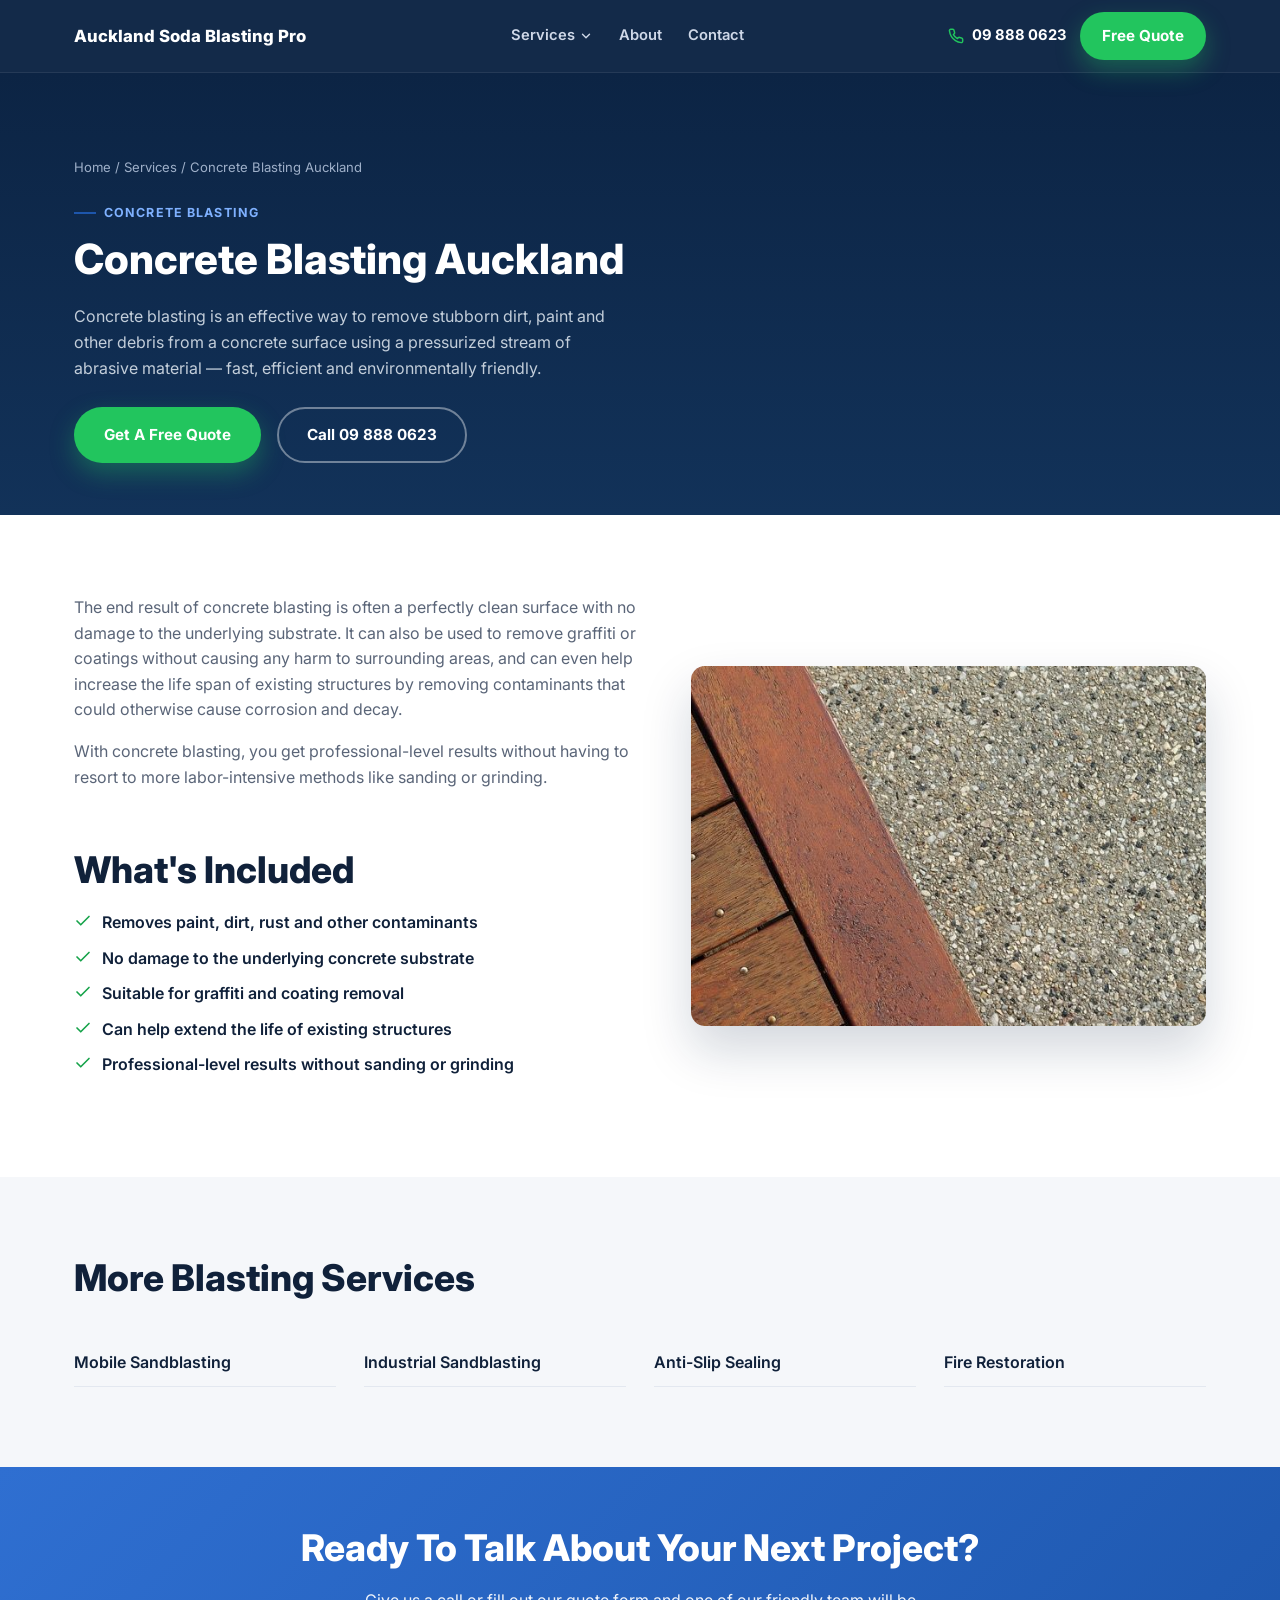
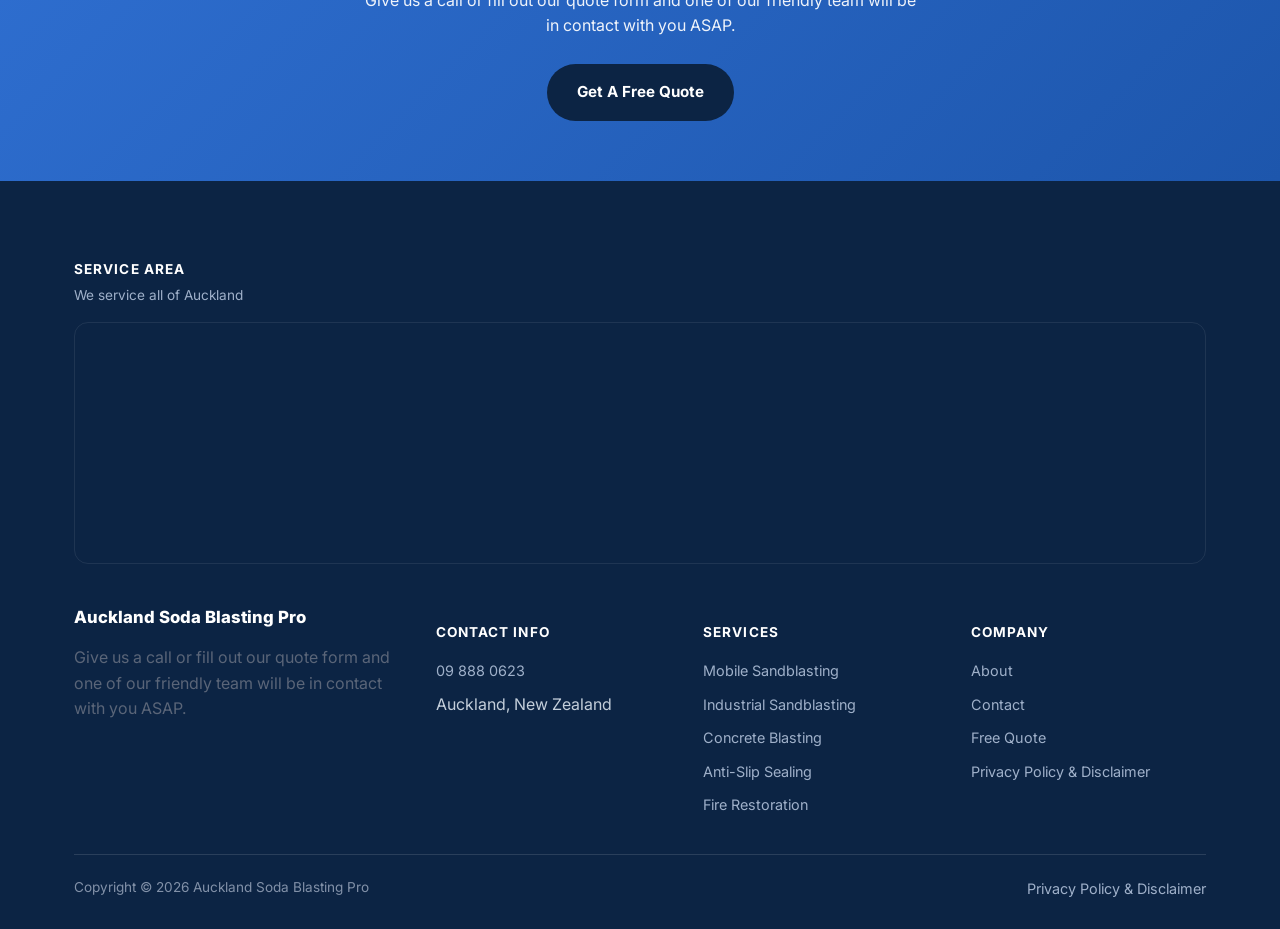
<file: concrete-blasting/index.html>
<!doctype html>
<html lang="en-NZ">
<head>
<meta charset="UTF-8">
<meta name="viewport" content="width=device-width, initial-scale=1.0">
<link rel="icon" href="../favicon-32.png" sizes="32x32" type="image/png">
<link rel="icon" href="../favicon-192.png" sizes="192x192" type="image/png">
<link rel="apple-touch-icon" href="../apple-touch-icon.png">
<title>Concrete Blasting Auckland | Auckland Soda Blasting Pro</title>
<meta name="description" content="Concrete blasting in Auckland - remove stubborn dirt, paint and coatings from concrete surfaces, fast and eco-friendly.">
<meta name="robots" content="index, follow">
<link rel="canonical" href="https://sodablastingauckland.co.nz/concrete-blasting/">

<meta property="og:type" content="website">
<meta property="og:title" content="Concrete Blasting Auckland | Auckland Soda Blasting Pro">
<meta property="og:description" content="Concrete blasting in Auckland - remove stubborn dirt, paint and coatings from concrete surfaces, fast and eco-friendly.">
<meta property="og:url" content="https://sodablastingauckland.co.nz/concrete-blasting/">

<link rel="preconnect" href="https://fonts.googleapis.com">
<link rel="preconnect" href="https://fonts.gstatic.com" crossorigin>
<link rel="preload" as="style" href="https://fonts.googleapis.com/css2?family=Inter:wght@400;500;600;700;800&display=swap" onload="this.onload=null;this.rel='stylesheet'">
<noscript><link href="https://fonts.googleapis.com/css2?family=Inter:wght@400;500;600;700;800&display=swap" rel="stylesheet"></noscript>
<link rel="stylesheet" href="../css/style.css">
<script type="application/ld+json">
{
  "@context": "https://schema.org",
  "@type": "Service",
  "serviceType": "Concrete Blasting",
  "name": "Concrete Blasting",
  "description": "Concrete blasting in Auckland - remove stubborn dirt, paint and coatings from concrete surfaces, fast and eco-friendly.",
  "provider": { "@type": "LocalBusiness", "name": "Auckland Soda Blasting Pro", "telephone": "+6498880623", "areaServed": { "@type": "City", "name": "Auckland" } },
  "areaServed": { "@type": "City", "name": "Auckland" },
  "url": "https://sodablastingauckland.co.nz/concrete-blasting/"
}
</script>
<script type="application/ld+json">
{
  "@context": "https://schema.org",
  "@type": "BreadcrumbList",
  "itemListElement": [
    { "@type": "ListItem", "position": 1, "name": "Home", "item": "https://sodablastingauckland.co.nz/" },
    { "@type": "ListItem", "position": 2, "name": "Services", "item": "https://sodablastingauckland.co.nz/services/" },
    { "@type": "ListItem", "position": 3, "name": "Concrete Blasting", "item": "https://sodablastingauckland.co.nz/concrete-blasting/" }
  ]
}
</script>
</head>
<body>
<header>
  <div class="nav wrap">
    <a href="https://sodablastingauckland.co.nz/" class="brand">
      <span>Auckland Soda Blasting Pro</span>
    </a>
    <nav class="links">
      <div class="nav-item">
        <a href="#!" onclick="return false;">Services <svg viewBox="0 0 24 24" fill="none" stroke-width="2.4" stroke-linecap="round" stroke-linejoin="round"><path d="m6 9 6 6 6-6"/></svg></a>
        <div class="nav-dropdown">
          <a href="../mobile-sandblasting/">Mobile Sandblasting</a>
          <a href="../industrial-sandblasting/">Industrial Sandblasting</a>
          <a href="../concrete-blasting/">Concrete Blasting</a>
          <a href="../antislip-sealing/">Anti-Slip Sealing</a>
          <a href="../fire-restoration/">Fire Restoration</a>
        </div>
      </div>
      <a href="../about/">About</a>
      <a href="../contact/">Contact</a>
    </nav>
    <div class="nav-cta">
      <a href="tel:098880623" class="phone-pill">
        <svg viewBox="0 0 24 24" fill="none" stroke-width="2.2" stroke-linecap="round" stroke-linejoin="round"><path d="M22 16.92v3a2 2 0 0 1-2.18 2 19.79 19.79 0 0 1-8.63-3.07 19.5 19.5 0 0 1-6-6 19.79 19.79 0 0 1-3.07-8.67A2 2 0 0 1 4.11 2h3a2 2 0 0 1 2 1.72c.127.96.362 1.903.7 2.81a2 2 0 0 1-.45 2.11L8.09 9.91a16 16 0 0 0 6 6l1.27-1.27a2 2 0 0 1 2.11-.45c.907.338 1.85.573 2.81.7A2 2 0 0 1 22 16.92z"/></svg>
        09 888 0623
      </a>
      <a href="../#quote" class="btn btn-primary" style="padding:10px 20px;">Free Quote</a>
      <button type="button" class="hamburger-btn" id="hamburgerBtn" aria-label="Open menu" aria-expanded="false">
        <svg viewBox="0 0 24 24" fill="none" stroke="#fff" stroke-width="2.4" stroke-linecap="round" stroke-linejoin="round"><path d="M4 7h16M4 12h16M4 17h16"/></svg>
      </button>
    </div>
  </div>

  <div class="mobile-menu" id="mobileMenu">
    <div class="mobile-submenu">
          <a href="../mobile-sandblasting/">Mobile Sandblasting</a>
          <a href="../industrial-sandblasting/">Industrial Sandblasting</a>
          <a href="../concrete-blasting/">Concrete Blasting</a>
          <a href="../antislip-sealing/">Anti-Slip Sealing</a>
          <a href="../fire-restoration/">Fire Restoration</a>
    </div>
    <a href="../about/">About</a>
    <a href="../contact/">Contact</a>
    <a href="tel:098880623" class="mobile-menu-phone">Call 09 888 0623</a>
    <a href="../#quote" class="btn btn-primary" style="width:100%;">Free Quote</a>
  </div>
</header>

<script>
(function(){
  var btn = document.getElementById('hamburgerBtn');
  var menu = document.getElementById('mobileMenu');
  if(!btn || !menu) return;
  btn.addEventListener('click', function(){
    var open = menu.classList.toggle('open');
    btn.setAttribute('aria-expanded', open ? 'true' : 'false');
  });
  menu.querySelectorAll('a').forEach(function(a){
    a.addEventListener('click', function(){
      menu.classList.remove('open');
      btn.setAttribute('aria-expanded','false');
    });
  });
})();
</script>

<section class="page-hero">
  <div class="wrap">
    <div class="breadcrumb"><a href="../">Home</a> / <a href="../services/">Services</a> / Concrete Blasting Auckland</div>
    <div class="eyebrow" style="color:#7fb1ff;">Concrete Blasting</div>
    <h1>Concrete Blasting Auckland</h1>
    <p>Concrete blasting is an effective way to remove stubborn dirt, paint and other debris from a concrete surface using a pressurized stream of abrasive material &mdash; fast, efficient and environmentally friendly.</p>
    <div class="hero-actions" style="margin-top:1.6em;">
      <a href="../#quote" class="btn btn-primary">Get A Free Quote</a>
      <a href="tel:098880623" class="btn btn-outline">Call 09 888 0623</a>
    </div>
  </div>
</section>

<section>
  <div class="wrap content-photo-grid">
    <div>
      <p>The end result of concrete blasting is often a perfectly clean surface with no damage to the underlying substrate. It can also be used to remove graffiti or coatings without causing any harm to surrounding areas, and can even help increase the life span of existing structures by removing contaminants that could otherwise cause corrosion and decay.</p><p>With concrete blasting, you get professional-level results without having to resort to more labor-intensive methods like sanding or grinding.</p>
      <h2 style="margin-top:1.6em;">What's Included</h2>
      <ul class="copy-list">
        <li><svg viewBox="0 0 24 24" fill="none" stroke-width="2.2" stroke-linecap="round" stroke-linejoin="round"><path d="M20 6 9 17l-5-5"/></svg> Removes paint, dirt, rust and other contaminants</li>
          <li><svg viewBox="0 0 24 24" fill="none" stroke-width="2.2" stroke-linecap="round" stroke-linejoin="round"><path d="M20 6 9 17l-5-5"/></svg> No damage to the underlying concrete substrate</li>
          <li><svg viewBox="0 0 24 24" fill="none" stroke-width="2.2" stroke-linecap="round" stroke-linejoin="round"><path d="M20 6 9 17l-5-5"/></svg> Suitable for graffiti and coating removal</li>
          <li><svg viewBox="0 0 24 24" fill="none" stroke-width="2.2" stroke-linecap="round" stroke-linejoin="round"><path d="M20 6 9 17l-5-5"/></svg> Can help extend the life of existing structures</li>
          <li><svg viewBox="0 0 24 24" fill="none" stroke-width="2.2" stroke-linecap="round" stroke-linejoin="round"><path d="M20 6 9 17l-5-5"/></svg> Professional-level results without sanding or grinding</li>
      </ul>
    </div>
    <div class="content-photo">
      <img src="../images/concrete-blasting.jpg" alt="Exposed aggregate concrete blasting in Auckland" loading="lazy">
    </div>
  </div>
</section>

<section class="bg-paper">
  <div class="wrap">
    <div class="section-head">
      <h2>More Blasting Services</h2>
    </div>
    <ul class="partners-list" style="grid-template-columns:repeat(4,1fr);">
      <li><a href="../mobile-sandblasting/">Mobile Sandblasting</a></li>
      <li><a href="../industrial-sandblasting/">Industrial Sandblasting</a></li>
      <li><a href="../antislip-sealing/">Anti-Slip Sealing</a></li>
      <li><a href="../fire-restoration/">Fire Restoration</a></li>
    </ul>
  </div>
</section>

<section class="cta-strip">
  <div class="wrap">
    <h2>Ready To Talk About Your Next Project?</h2>
    <p>Give us a call or fill out our quote form and one of our friendly team will be in contact with you ASAP.</p>
    <a href="../#quote" class="btn btn-dark">Get A Free Quote</a>
  </div>
</section>
<footer>
  <div class="wrap">
    <div class="footer-map-head">
      <h4>Service Area</h4>
      <p>We service all of Auckland</p>
    </div>
    <div class="footer-map">
      <iframe src="https://www.google.com/maps/embed?pb=!1m14!1m8!1m3!1d204305.66708080217!2d174.706121!3d-36.8598108!3m2!1i1024!2i768!4f13.1!3m3!1m2!1s0x827a8d4996140b19%3A0x26ddb63a03c9224c!2sAuckland%20Soda%20Blasting%20Pro!5e0!3m2!1sen!2snz!4v1685440474291!5m2!1sen!2snz" width="600" height="220" style="border:0;" allowfullscreen="" loading="lazy" referrerpolicy="no-referrer-when-downgrade" title="Auckland Soda Blasting Pro service area map"></iframe>
    </div>
    <div class="footer-grid">
      <div>
        <a href="https://sodablastingauckland.co.nz/" class="brand" style="margin-bottom:14px;display:inline-flex;color:#fff;font-weight:800;">Auckland Soda Blasting Pro</a>
        <p>Give us a call or fill out our quote form and one of our friendly team will be in contact with you ASAP.</p>
      </div>
      <div>
        <h4>Contact Info</h4>
        <ul>
          <li><a href="tel:098880623">09 888 0623</a></li>
          <li>Auckland, New Zealand</li>
        </ul>
      </div>
      <div>
        <h4>Services</h4>
        <ul>
          <li><a href="../mobile-sandblasting/">Mobile Sandblasting</a></li>
          <li><a href="../industrial-sandblasting/">Industrial Sandblasting</a></li>
          <li><a href="../concrete-blasting/">Concrete Blasting</a></li>
          <li><a href="../antislip-sealing/">Anti-Slip Sealing</a></li>
          <li><a href="../fire-restoration/">Fire Restoration</a></li>
        </ul>
      </div>
      <div>
        <h4>Company</h4>
        <ul>
          <li><a href="../about/">About</a></li>
          <li><a href="../contact/">Contact</a></li>
          <li><a href="../#quote">Free Quote</a></li>
                  <li><a href="../privacy-policy/">Privacy Policy &amp; Disclaimer</a></li>
        </ul>
      </div>
    </div>
    <div class="footer-bottom">
      <span>Copyright &copy; 2026 Auckland Soda Blasting Pro</span>
      <span><a href="../privacy-policy/">Privacy Policy &amp; Disclaimer</a></span>
    </div>
  </div>
</footer>

<script src="https://link.msgsndr.com/js/form_embed.js" defer></script>
</body>
</html>
</file>
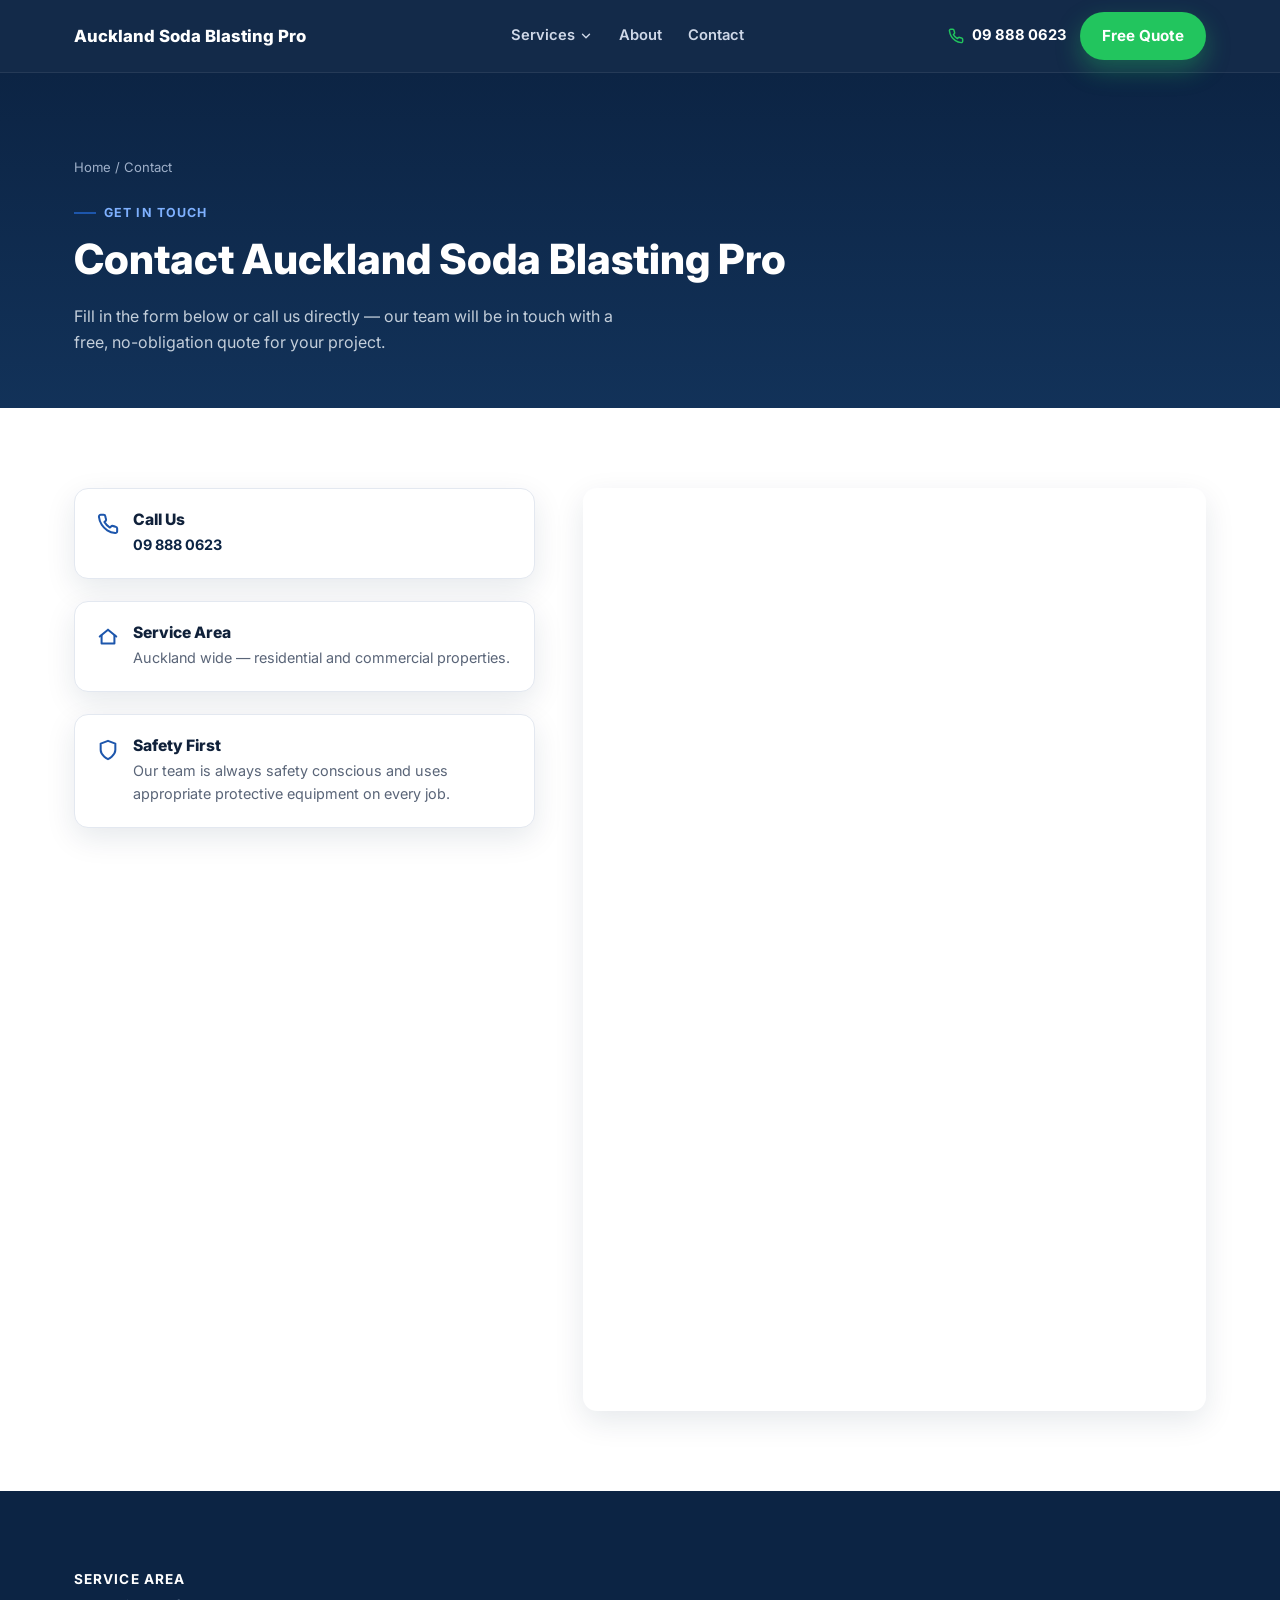
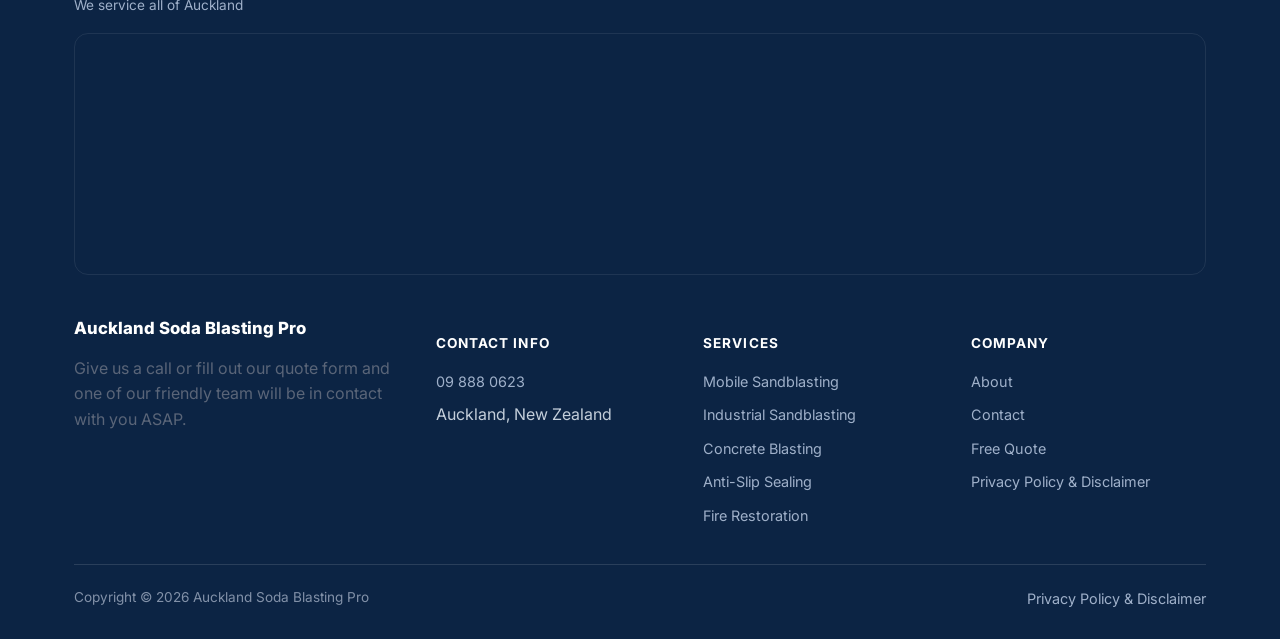
<file: contact/index.html>
<!doctype html>
<html lang="en-NZ">
<head>
<meta charset="UTF-8">
<meta name="viewport" content="width=device-width, initial-scale=1.0">
<link rel="icon" href="../favicon-32.png" sizes="32x32" type="image/png">
<link rel="icon" href="../favicon-192.png" sizes="192x192" type="image/png">
<link rel="apple-touch-icon" href="../apple-touch-icon.png">
<title>Contact Us | Auckland Soda Blasting Pro</title>
<meta name="description" content="Get in touch with Auckland Soda Blasting Pro for a free, no-obligation quote on soda blasting and sandblasting services across Auckland.">
<meta name="robots" content="index, follow">
<link rel="canonical" href="https://sodablastingauckland.co.nz/contact/">

<meta property="og:type" content="website">
<meta property="og:title" content="Contact Us | Auckland Soda Blasting Pro">
<meta property="og:description" content="Get in touch with Auckland Soda Blasting Pro for a free, no-obligation quote on soda blasting and sandblasting services across Auckland.">
<meta property="og:url" content="https://sodablastingauckland.co.nz/contact/">

<link rel="preconnect" href="https://fonts.googleapis.com">
<link rel="preconnect" href="https://fonts.gstatic.com" crossorigin>
<link rel="preload" as="style" href="https://fonts.googleapis.com/css2?family=Inter:wght@400;500;600;700;800&display=swap" onload="this.onload=null;this.rel='stylesheet'">
<noscript><link href="https://fonts.googleapis.com/css2?family=Inter:wght@400;500;600;700;800&display=swap" rel="stylesheet"></noscript>
<link rel="stylesheet" href="../css/style.css">
<script type="application/ld+json">
{
  "@context": "https://schema.org",
  "@type": "LocalBusiness",
  "name": "Auckland Soda Blasting Pro",
  "image": "https://sodablastingauckland.co.nz/images/hero-blasting.jpg",
  "url": "https://sodablastingauckland.co.nz/",
  "telephone": "+6498880623",
  "priceRange": "$$",
  "address": { "@type": "PostalAddress", "addressLocality": "Auckland", "addressCountry": "NZ" },
  "areaServed": { "@type": "City", "name": "Auckland" }
}
</script>
<script type="application/ld+json">
{
  "@context": "https://schema.org",
  "@type": "BreadcrumbList",
  "itemListElement": [
    { "@type": "ListItem", "position": 1, "name": "Home", "item": "https://sodablastingauckland.co.nz/" },
    { "@type": "ListItem", "position": 2, "name": "Contact", "item": "https://sodablastingauckland.co.nz/contact/" }
  ]
}
</script>
</head>
<body>

<header>
  <div class="nav wrap">
    <a href="https://sodablastingauckland.co.nz/" class="brand">
      <span>Auckland Soda Blasting Pro</span>
    </a>
    <nav class="links">
      <div class="nav-item">
        <a href="#!" onclick="return false;">Services <svg viewBox="0 0 24 24" fill="none" stroke-width="2.4" stroke-linecap="round" stroke-linejoin="round"><path d="m6 9 6 6 6-6"/></svg></a>
        <div class="nav-dropdown">
          <a href="../mobile-sandblasting/">Mobile Sandblasting</a>
          <a href="../industrial-sandblasting/">Industrial Sandblasting</a>
          <a href="../concrete-blasting/">Concrete Blasting</a>
          <a href="../antislip-sealing/">Anti-Slip Sealing</a>
          <a href="../fire-restoration/">Fire Restoration</a>
        </div>
      </div>
      <a href="../about/">About</a>
      <a href="../contact/">Contact</a>
    </nav>
    <div class="nav-cta">
      <a href="tel:098880623" class="phone-pill">
        <svg viewBox="0 0 24 24" fill="none" stroke-width="2.2" stroke-linecap="round" stroke-linejoin="round"><path d="M22 16.92v3a2 2 0 0 1-2.18 2 19.79 19.79 0 0 1-8.63-3.07 19.5 19.5 0 0 1-6-6 19.79 19.79 0 0 1-3.07-8.67A2 2 0 0 1 4.11 2h3a2 2 0 0 1 2 1.72c.127.96.362 1.903.7 2.81a2 2 0 0 1-.45 2.11L8.09 9.91a16 16 0 0 0 6 6l1.27-1.27a2 2 0 0 1 2.11-.45c.907.338 1.85.573 2.81.7A2 2 0 0 1 22 16.92z"/></svg>
        09 888 0623
      </a>
      <a href="#form" class="btn btn-primary" style="padding:10px 20px;">Free Quote</a>
      <button type="button" class="hamburger-btn" id="hamburgerBtn" aria-label="Open menu" aria-expanded="false">
        <svg viewBox="0 0 24 24" fill="none" stroke="#fff" stroke-width="2.4" stroke-linecap="round" stroke-linejoin="round"><path d="M4 7h16M4 12h16M4 17h16"/></svg>
      </button>
    </div>
  </div>

  <div class="mobile-menu" id="mobileMenu">
    <div class="mobile-submenu">
      <a href="../mobile-sandblasting/">Mobile Sandblasting</a>
      <a href="../industrial-sandblasting/">Industrial Sandblasting</a>
      <a href="../concrete-blasting/">Concrete Blasting</a>
      <a href="../antislip-sealing/">Anti-Slip Sealing</a>
      <a href="../fire-restoration/">Fire Restoration</a>
    </div>
    <a href="../about/">About</a>
    <a href="../contact/">Contact</a>
    <a href="tel:098880623" class="mobile-menu-phone">Call 09 888 0623</a>
    <a href="#form" class="btn btn-primary" style="width:100%;">Free Quote</a>
  </div>
</header>

<section class="page-hero">
  <div class="wrap">
    <div class="breadcrumb"><a href="../">Home</a> / Contact</div>
    <div class="eyebrow" style="color:#7fb1ff;">Get In Touch</div>
    <h1>Contact Auckland Soda Blasting Pro</h1>
    <p>Fill in the form below or call us directly &mdash; our team will be in touch with a free, no-obligation quote for your project.</p>
  </div>
</section>

<section id="form">
  <div class="wrap">
    <div class="contact-grid">
      <div class="contact-info">
        <div class="info-card">
          <svg viewBox="0 0 24 24" fill="none" stroke-width="2.2" stroke-linecap="round" stroke-linejoin="round"><path d="M22 16.92v3a2 2 0 0 1-2.18 2 19.79 19.79 0 0 1-8.63-3.07 19.5 19.5 0 0 1-6-6 19.79 19.79 0 0 1-3.07-8.67A2 2 0 0 1 4.11 2h3a2 2 0 0 1 2 1.72c.127.96.362 1.903.7 2.81a2 2 0 0 1-.45 2.11L8.09 9.91a16 16 0 0 0 6 6l1.27-1.27a2 2 0 0 1 2.11-.45c.907.338 1.85.573 2.81.7A2 2 0 0 1 22 16.92z"/></svg>
          <div>
            <h3>Call Us</h3>
            <p><a href="tel:098880623">09 888 0623</a></p>
          </div>
        </div>
        <div class="info-card">
          <svg viewBox="0 0 24 24" fill="none" stroke-width="2.2" stroke-linecap="round" stroke-linejoin="round"><path d="M3 11.5 12 4l9 7.5"/><path d="M5 10v9h14v-9"/></svg>
          <div>
            <h3>Service Area</h3>
            <p>Auckland wide &mdash; residential and commercial properties.</p>
          </div>
        </div>
        <div class="info-card">
          <svg viewBox="0 0 24 24" fill="none" stroke-width="2.2" stroke-linecap="round" stroke-linejoin="round"><path d="M12 22s8-4 8-10V5l-8-3-8 3v7c0 6 8 10 8 10Z"/></svg>
          <div>
            <h3>Safety First</h3>
            <p>Our team is always safety conscious and uses appropriate protective equipment on every job.</p>
          </div>
        </div>
      </div>

      <div class="form-wrap">
        <iframe
          src="https://api.leadconnectorhq.com/widget/form/mLjDcjohpaVgE4eT3Jp4"
          style="width:100%;height:100%;min-height:884px;border:none;border-radius:24px"
          id="inline-mLjDcjohpaVgE4eT3Jp4"
          data-layout="{'id':'INLINE'}"
          data-trigger-type="alwaysShow"
          data-trigger-value=""
          data-activation-type="alwaysActivated"
          data-activation-value=""
          data-deactivation-type="neverDeactivate"
          data-deactivation-value=""
          data-form-name="Sodablast Enquiry"
          data-height="884"
          data-layout-iframe-id="inline-mLjDcjohpaVgE4eT3Jp4"
          data-form-id="mLjDcjohpaVgE4eT3Jp4"
          data-cookie-consent="true"
          data-cookie-consent-provider="auto"
          title="Sodablast Enquiry">
        </iframe>
      </div>
    </div>
  </div>
</section>

<footer>
  <div class="wrap">
    <div class="footer-map-head">
      <h4>Service Area</h4>
      <p>We service all of Auckland</p>
    </div>
    <div class="footer-map">
      <iframe src="https://www.google.com/maps/embed?pb=!1m14!1m8!1m3!1d204305.66708080217!2d174.706121!3d-36.8598108!3m2!1i1024!2i768!4f13.1!3m3!1m2!1s0x827a8d4996140b19%3A0x26ddb63a03c9224c!2sAuckland%20Soda%20Blasting%20Pro!5e0!3m2!1sen!2snz!4v1685440474291!5m2!1sen!2snz" width="600" height="220" style="border:0;" allowfullscreen="" loading="lazy" referrerpolicy="no-referrer-when-downgrade" title="Auckland Soda Blasting Pro service area map"></iframe>
    </div>
    <div class="footer-grid">
      <div>
        <a href="https://sodablastingauckland.co.nz/" class="brand" style="margin-bottom:14px;display:inline-flex;color:#fff;font-weight:800;">Auckland Soda Blasting Pro</a>
        <p>Give us a call or fill out our quote form and one of our friendly team will be in contact with you ASAP.</p>
      </div>
      <div>
        <h4>Contact Info</h4>
        <ul>
          <li><a href="tel:098880623">09 888 0623</a></li>
          <li>Auckland, New Zealand</li>
        </ul>
      </div>
      <div>
        <h4>Services</h4>
        <ul>
          <li><a href="../mobile-sandblasting/">Mobile Sandblasting</a></li>
          <li><a href="../industrial-sandblasting/">Industrial Sandblasting</a></li>
          <li><a href="../concrete-blasting/">Concrete Blasting</a></li>
          <li><a href="../antislip-sealing/">Anti-Slip Sealing</a></li>
          <li><a href="../fire-restoration/">Fire Restoration</a></li>
        </ul>
      </div>
      <div>
        <h4>Company</h4>
        <ul>
          <li><a href="../about/">About</a></li>
          <li><a href="../contact/">Contact</a></li>
          <li><a href="../#quote">Free Quote</a></li>
                  <li><a href="../privacy-policy/">Privacy Policy &amp; Disclaimer</a></li>
        </ul>
      </div>
    </div>
    <div class="footer-bottom">
      <span>Copyright &copy; 2026 Auckland Soda Blasting Pro</span>
      <span><a href="../privacy-policy/">Privacy Policy &amp; Disclaimer</a></span>
    </div>
  </div>
</footer>

<script>
(function(){
  var btn = document.getElementById('hamburgerBtn');
  var menu = document.getElementById('mobileMenu');
  if(!btn || !menu) return;
  btn.addEventListener('click', function(){
    var open = menu.classList.toggle('open');
    btn.setAttribute('aria-expanded', open ? 'true' : 'false');
  });
  menu.querySelectorAll('a').forEach(function(a){
    a.addEventListener('click', function(){
      menu.classList.remove('open');
      btn.setAttribute('aria-expanded','false');
    });
  });
})();
</script>
<script src="https://link.msgsndr.com/js/form_embed.js" defer></script>
</body>
</html>
</file>
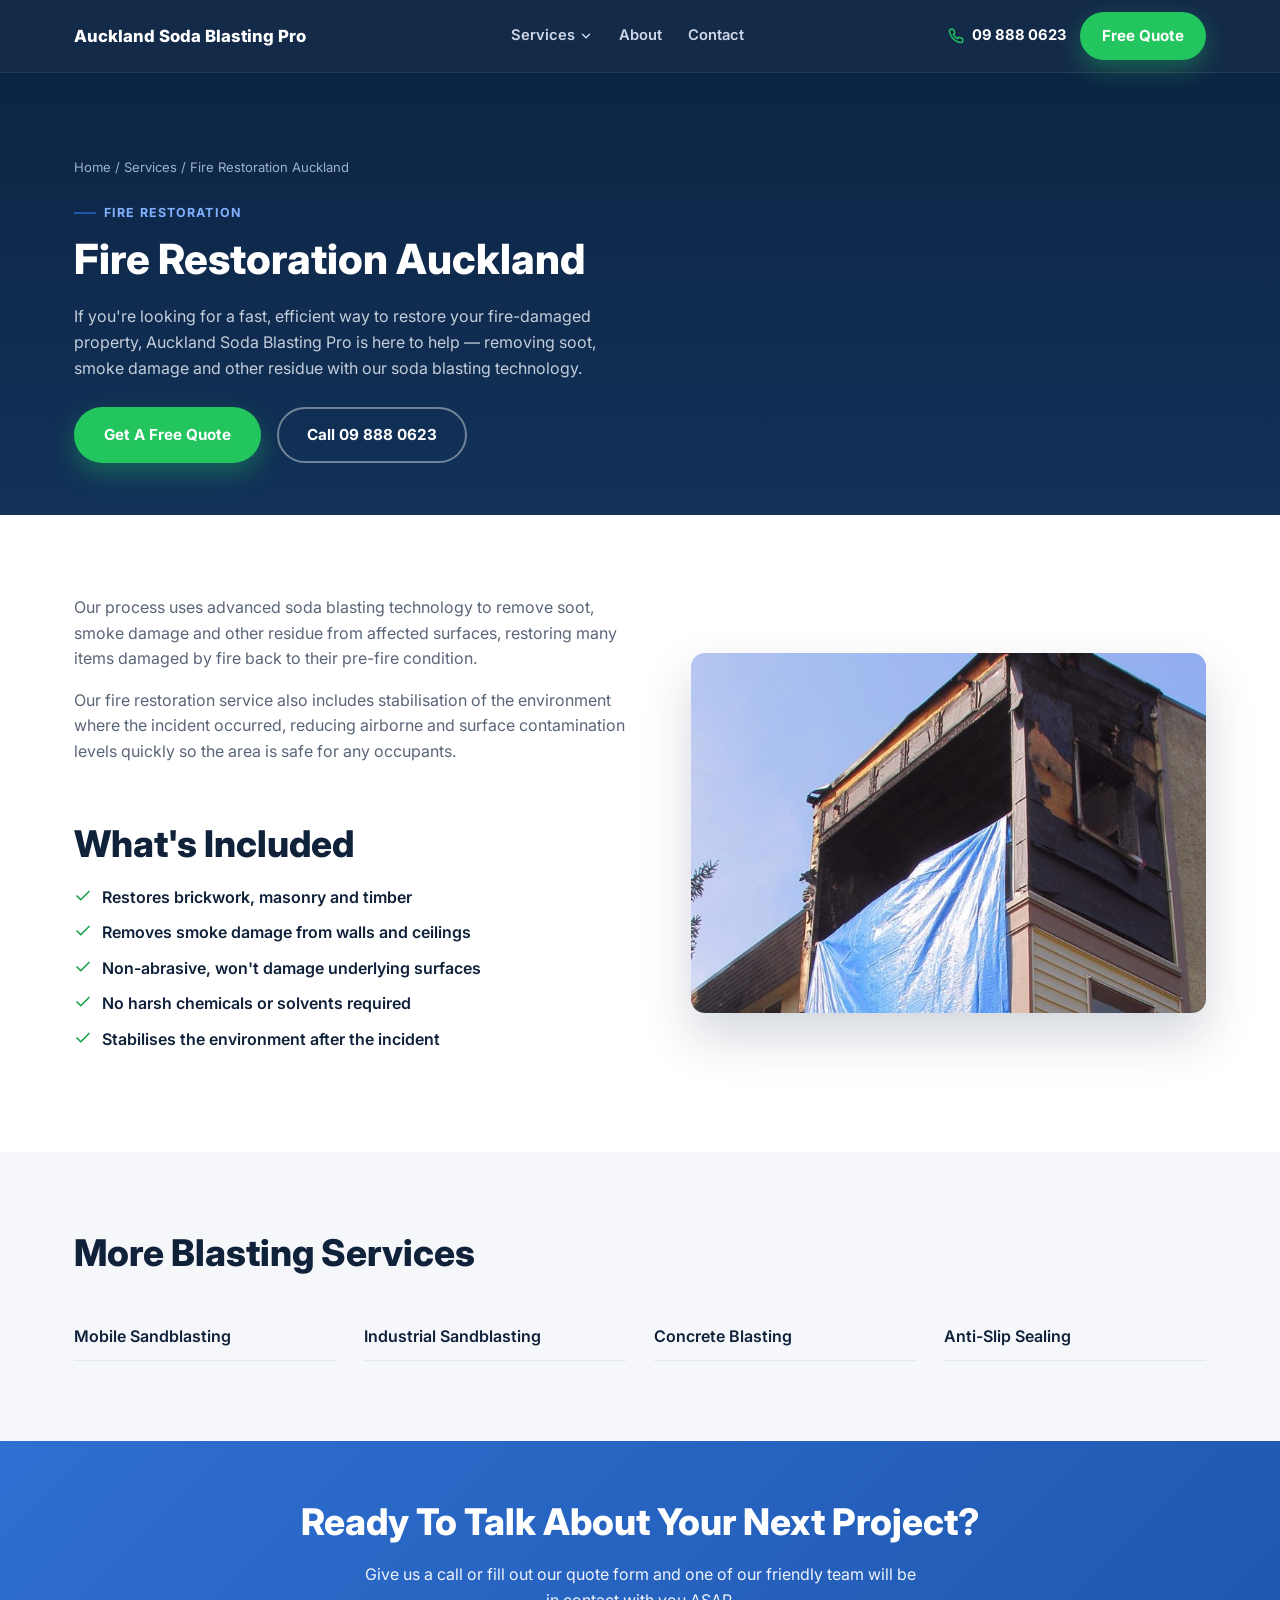
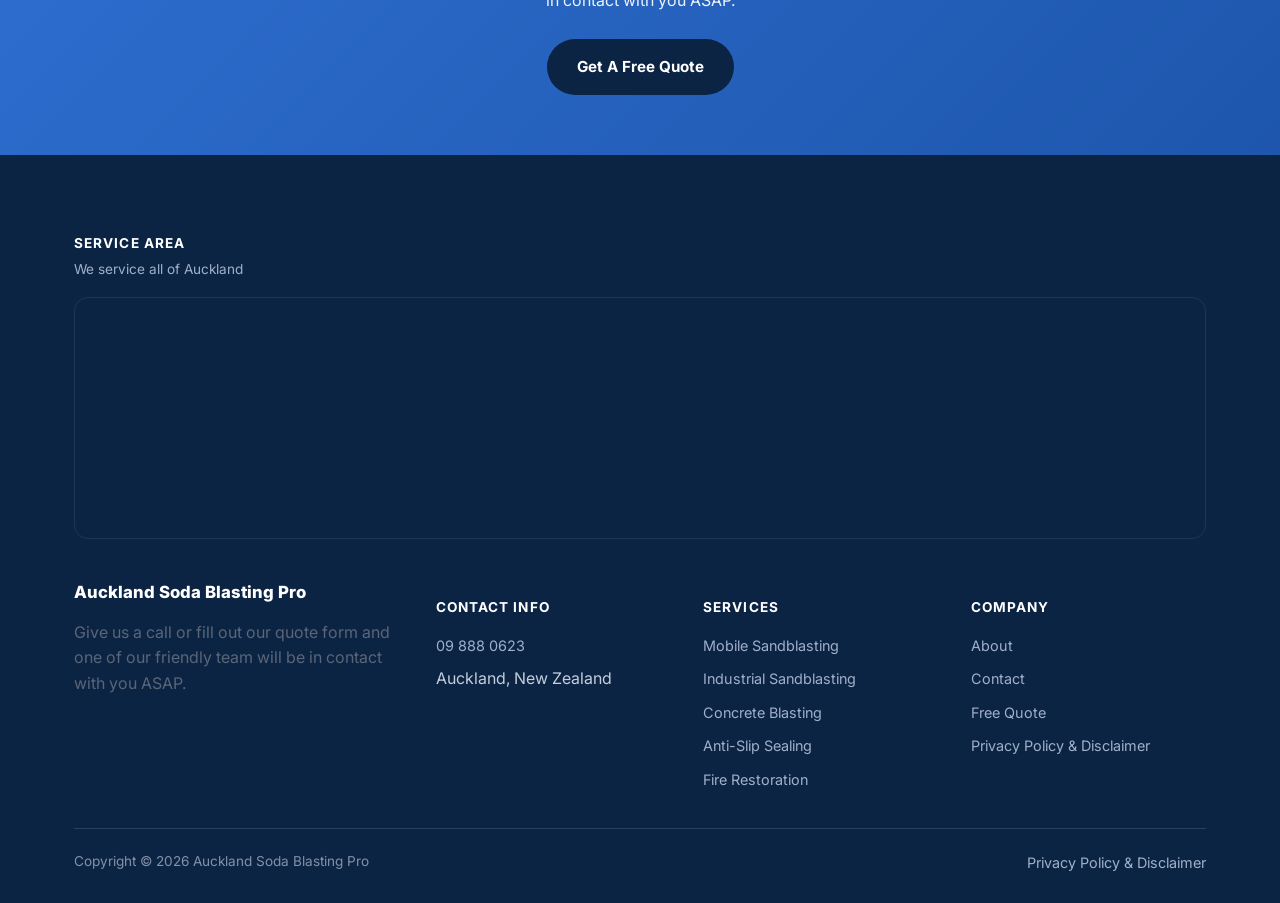
<file: fire-restoration/index.html>
<!doctype html>
<html lang="en-NZ">
<head>
<meta charset="UTF-8">
<meta name="viewport" content="width=device-width, initial-scale=1.0">
<link rel="icon" href="../favicon-32.png" sizes="32x32" type="image/png">
<link rel="icon" href="../favicon-192.png" sizes="192x192" type="image/png">
<link rel="apple-touch-icon" href="../apple-touch-icon.png">
<title>Fire Restoration Auckland | Auckland Soda Blasting Pro</title>
<meta name="description" content="Fire restoration blasting in Auckland - removing soot, smoke damage and debris from brickwork, masonry and timber after a fire.">
<meta name="robots" content="index, follow">
<link rel="canonical" href="https://sodablastingauckland.co.nz/fire-restoration/">

<meta property="og:type" content="website">
<meta property="og:title" content="Fire Restoration Auckland | Auckland Soda Blasting Pro">
<meta property="og:description" content="Fire restoration blasting in Auckland - removing soot, smoke damage and debris from brickwork, masonry and timber after a fire.">
<meta property="og:url" content="https://sodablastingauckland.co.nz/fire-restoration/">

<link rel="preconnect" href="https://fonts.googleapis.com">
<link rel="preconnect" href="https://fonts.gstatic.com" crossorigin>
<link rel="preload" as="style" href="https://fonts.googleapis.com/css2?family=Inter:wght@400;500;600;700;800&display=swap" onload="this.onload=null;this.rel='stylesheet'">
<noscript><link href="https://fonts.googleapis.com/css2?family=Inter:wght@400;500;600;700;800&display=swap" rel="stylesheet"></noscript>
<link rel="stylesheet" href="../css/style.css">
<script type="application/ld+json">
{
  "@context": "https://schema.org",
  "@type": "Service",
  "serviceType": "Fire Restoration",
  "name": "Fire Restoration",
  "description": "Fire restoration blasting in Auckland - removing soot, smoke damage and debris from brickwork, masonry and timber after a fire.",
  "provider": { "@type": "LocalBusiness", "name": "Auckland Soda Blasting Pro", "telephone": "+6498880623", "areaServed": { "@type": "City", "name": "Auckland" } },
  "areaServed": { "@type": "City", "name": "Auckland" },
  "url": "https://sodablastingauckland.co.nz/fire-restoration/"
}
</script>
<script type="application/ld+json">
{
  "@context": "https://schema.org",
  "@type": "BreadcrumbList",
  "itemListElement": [
    { "@type": "ListItem", "position": 1, "name": "Home", "item": "https://sodablastingauckland.co.nz/" },
    { "@type": "ListItem", "position": 2, "name": "Services", "item": "https://sodablastingauckland.co.nz/services/" },
    { "@type": "ListItem", "position": 3, "name": "Fire Restoration", "item": "https://sodablastingauckland.co.nz/fire-restoration/" }
  ]
}
</script>
</head>
<body>
<header>
  <div class="nav wrap">
    <a href="https://sodablastingauckland.co.nz/" class="brand">
      <span>Auckland Soda Blasting Pro</span>
    </a>
    <nav class="links">
      <div class="nav-item">
        <a href="#!" onclick="return false;">Services <svg viewBox="0 0 24 24" fill="none" stroke-width="2.4" stroke-linecap="round" stroke-linejoin="round"><path d="m6 9 6 6 6-6"/></svg></a>
        <div class="nav-dropdown">
          <a href="../mobile-sandblasting/">Mobile Sandblasting</a>
          <a href="../industrial-sandblasting/">Industrial Sandblasting</a>
          <a href="../concrete-blasting/">Concrete Blasting</a>
          <a href="../antislip-sealing/">Anti-Slip Sealing</a>
          <a href="../fire-restoration/">Fire Restoration</a>
        </div>
      </div>
      <a href="../about/">About</a>
      <a href="../contact/">Contact</a>
    </nav>
    <div class="nav-cta">
      <a href="tel:098880623" class="phone-pill">
        <svg viewBox="0 0 24 24" fill="none" stroke-width="2.2" stroke-linecap="round" stroke-linejoin="round"><path d="M22 16.92v3a2 2 0 0 1-2.18 2 19.79 19.79 0 0 1-8.63-3.07 19.5 19.5 0 0 1-6-6 19.79 19.79 0 0 1-3.07-8.67A2 2 0 0 1 4.11 2h3a2 2 0 0 1 2 1.72c.127.96.362 1.903.7 2.81a2 2 0 0 1-.45 2.11L8.09 9.91a16 16 0 0 0 6 6l1.27-1.27a2 2 0 0 1 2.11-.45c.907.338 1.85.573 2.81.7A2 2 0 0 1 22 16.92z"/></svg>
        09 888 0623
      </a>
      <a href="../#quote" class="btn btn-primary" style="padding:10px 20px;">Free Quote</a>
      <button type="button" class="hamburger-btn" id="hamburgerBtn" aria-label="Open menu" aria-expanded="false">
        <svg viewBox="0 0 24 24" fill="none" stroke="#fff" stroke-width="2.4" stroke-linecap="round" stroke-linejoin="round"><path d="M4 7h16M4 12h16M4 17h16"/></svg>
      </button>
    </div>
  </div>

  <div class="mobile-menu" id="mobileMenu">
    <div class="mobile-submenu">
          <a href="../mobile-sandblasting/">Mobile Sandblasting</a>
          <a href="../industrial-sandblasting/">Industrial Sandblasting</a>
          <a href="../concrete-blasting/">Concrete Blasting</a>
          <a href="../antislip-sealing/">Anti-Slip Sealing</a>
          <a href="../fire-restoration/">Fire Restoration</a>
    </div>
    <a href="../about/">About</a>
    <a href="../contact/">Contact</a>
    <a href="tel:098880623" class="mobile-menu-phone">Call 09 888 0623</a>
    <a href="../#quote" class="btn btn-primary" style="width:100%;">Free Quote</a>
  </div>
</header>

<script>
(function(){
  var btn = document.getElementById('hamburgerBtn');
  var menu = document.getElementById('mobileMenu');
  if(!btn || !menu) return;
  btn.addEventListener('click', function(){
    var open = menu.classList.toggle('open');
    btn.setAttribute('aria-expanded', open ? 'true' : 'false');
  });
  menu.querySelectorAll('a').forEach(function(a){
    a.addEventListener('click', function(){
      menu.classList.remove('open');
      btn.setAttribute('aria-expanded','false');
    });
  });
})();
</script>

<section class="page-hero">
  <div class="wrap">
    <div class="breadcrumb"><a href="../">Home</a> / <a href="../services/">Services</a> / Fire Restoration Auckland</div>
    <div class="eyebrow" style="color:#7fb1ff;">Fire Restoration</div>
    <h1>Fire Restoration Auckland</h1>
    <p>If you're looking for a fast, efficient way to restore your fire-damaged property, Auckland Soda Blasting Pro is here to help &mdash; removing soot, smoke damage and other residue with our soda blasting technology.</p>
    <div class="hero-actions" style="margin-top:1.6em;">
      <a href="../#quote" class="btn btn-primary">Get A Free Quote</a>
      <a href="tel:098880623" class="btn btn-outline">Call 09 888 0623</a>
    </div>
  </div>
</section>

<section>
  <div class="wrap content-photo-grid">
    <div>
      <p>Our process uses advanced soda blasting technology to remove soot, smoke damage and other residue from affected surfaces, restoring many items damaged by fire back to their pre-fire condition.</p><p>Our fire restoration service also includes stabilisation of the environment where the incident occurred, reducing airborne and surface contamination levels quickly so the area is safe for any occupants.</p>
      <h2 style="margin-top:1.6em;">What's Included</h2>
      <ul class="copy-list">
        <li><svg viewBox="0 0 24 24" fill="none" stroke-width="2.2" stroke-linecap="round" stroke-linejoin="round"><path d="M20 6 9 17l-5-5"/></svg> Restores brickwork, masonry and timber</li>
          <li><svg viewBox="0 0 24 24" fill="none" stroke-width="2.2" stroke-linecap="round" stroke-linejoin="round"><path d="M20 6 9 17l-5-5"/></svg> Removes smoke damage from walls and ceilings</li>
          <li><svg viewBox="0 0 24 24" fill="none" stroke-width="2.2" stroke-linecap="round" stroke-linejoin="round"><path d="M20 6 9 17l-5-5"/></svg> Non-abrasive, won't damage underlying surfaces</li>
          <li><svg viewBox="0 0 24 24" fill="none" stroke-width="2.2" stroke-linecap="round" stroke-linejoin="round"><path d="M20 6 9 17l-5-5"/></svg> No harsh chemicals or solvents required</li>
          <li><svg viewBox="0 0 24 24" fill="none" stroke-width="2.2" stroke-linecap="round" stroke-linejoin="round"><path d="M20 6 9 17l-5-5"/></svg> Stabilises the environment after the incident</li>
      </ul>
    </div>
    <div class="content-photo">
      <img src="../images/fire-restoration.jpg" alt="Fire restoration blasting inside an Auckland commercial building" loading="lazy">
    </div>
  </div>
</section>

<section class="bg-paper">
  <div class="wrap">
    <div class="section-head">
      <h2>More Blasting Services</h2>
    </div>
    <ul class="partners-list" style="grid-template-columns:repeat(4,1fr);">
      <li><a href="../mobile-sandblasting/">Mobile Sandblasting</a></li>
      <li><a href="../industrial-sandblasting/">Industrial Sandblasting</a></li>
      <li><a href="../concrete-blasting/">Concrete Blasting</a></li>
      <li><a href="../antislip-sealing/">Anti-Slip Sealing</a></li>
    </ul>
  </div>
</section>

<section class="cta-strip">
  <div class="wrap">
    <h2>Ready To Talk About Your Next Project?</h2>
    <p>Give us a call or fill out our quote form and one of our friendly team will be in contact with you ASAP.</p>
    <a href="../#quote" class="btn btn-dark">Get A Free Quote</a>
  </div>
</section>
<footer>
  <div class="wrap">
    <div class="footer-map-head">
      <h4>Service Area</h4>
      <p>We service all of Auckland</p>
    </div>
    <div class="footer-map">
      <iframe src="https://www.google.com/maps/embed?pb=!1m14!1m8!1m3!1d204305.66708080217!2d174.706121!3d-36.8598108!3m2!1i1024!2i768!4f13.1!3m3!1m2!1s0x827a8d4996140b19%3A0x26ddb63a03c9224c!2sAuckland%20Soda%20Blasting%20Pro!5e0!3m2!1sen!2snz!4v1685440474291!5m2!1sen!2snz" width="600" height="220" style="border:0;" allowfullscreen="" loading="lazy" referrerpolicy="no-referrer-when-downgrade" title="Auckland Soda Blasting Pro service area map"></iframe>
    </div>
    <div class="footer-grid">
      <div>
        <a href="https://sodablastingauckland.co.nz/" class="brand" style="margin-bottom:14px;display:inline-flex;color:#fff;font-weight:800;">Auckland Soda Blasting Pro</a>
        <p>Give us a call or fill out our quote form and one of our friendly team will be in contact with you ASAP.</p>
      </div>
      <div>
        <h4>Contact Info</h4>
        <ul>
          <li><a href="tel:098880623">09 888 0623</a></li>
          <li>Auckland, New Zealand</li>
        </ul>
      </div>
      <div>
        <h4>Services</h4>
        <ul>
          <li><a href="../mobile-sandblasting/">Mobile Sandblasting</a></li>
          <li><a href="../industrial-sandblasting/">Industrial Sandblasting</a></li>
          <li><a href="../concrete-blasting/">Concrete Blasting</a></li>
          <li><a href="../antislip-sealing/">Anti-Slip Sealing</a></li>
          <li><a href="../fire-restoration/">Fire Restoration</a></li>
        </ul>
      </div>
      <div>
        <h4>Company</h4>
        <ul>
          <li><a href="../about/">About</a></li>
          <li><a href="../contact/">Contact</a></li>
          <li><a href="../#quote">Free Quote</a></li>
                  <li><a href="../privacy-policy/">Privacy Policy &amp; Disclaimer</a></li>
        </ul>
      </div>
    </div>
    <div class="footer-bottom">
      <span>Copyright &copy; 2026 Auckland Soda Blasting Pro</span>
      <span><a href="../privacy-policy/">Privacy Policy &amp; Disclaimer</a></span>
    </div>
  </div>
</footer>

<script src="https://link.msgsndr.com/js/form_embed.js" defer></script>
</body>
</html>
</file>
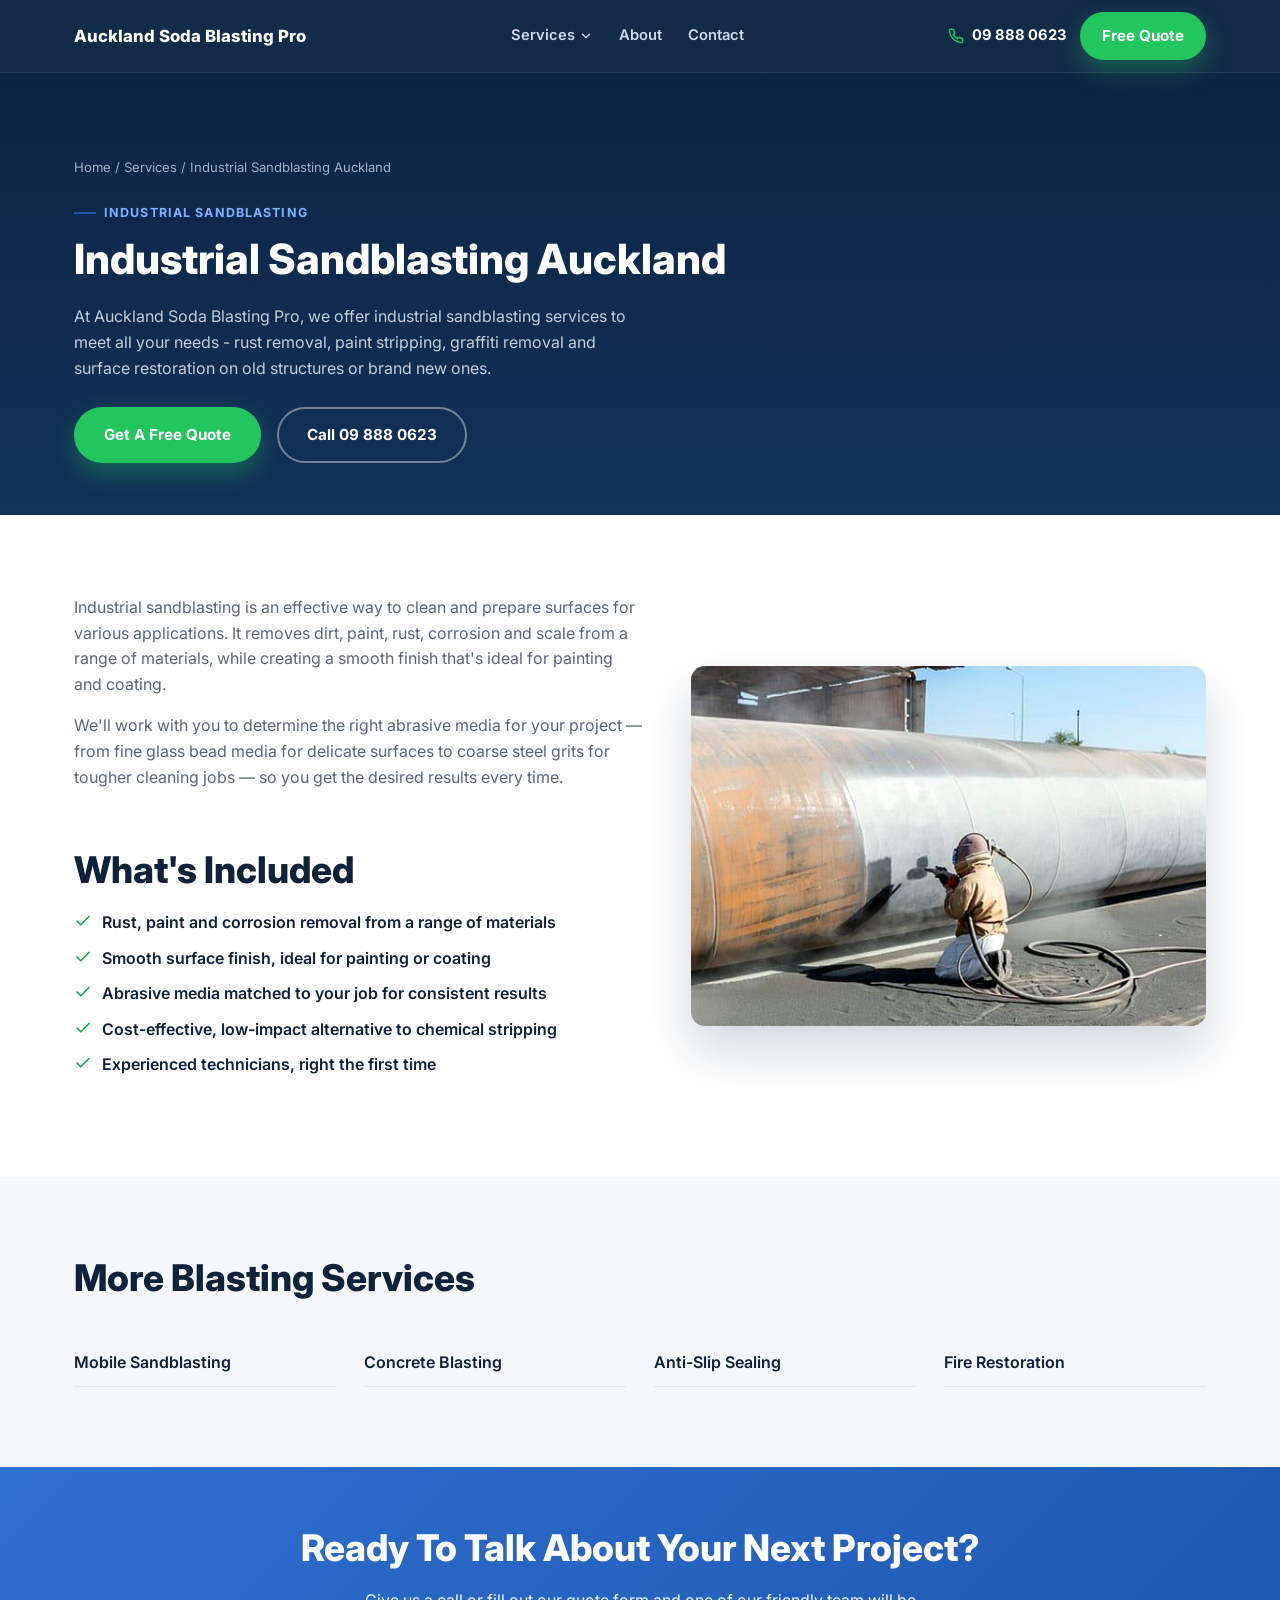
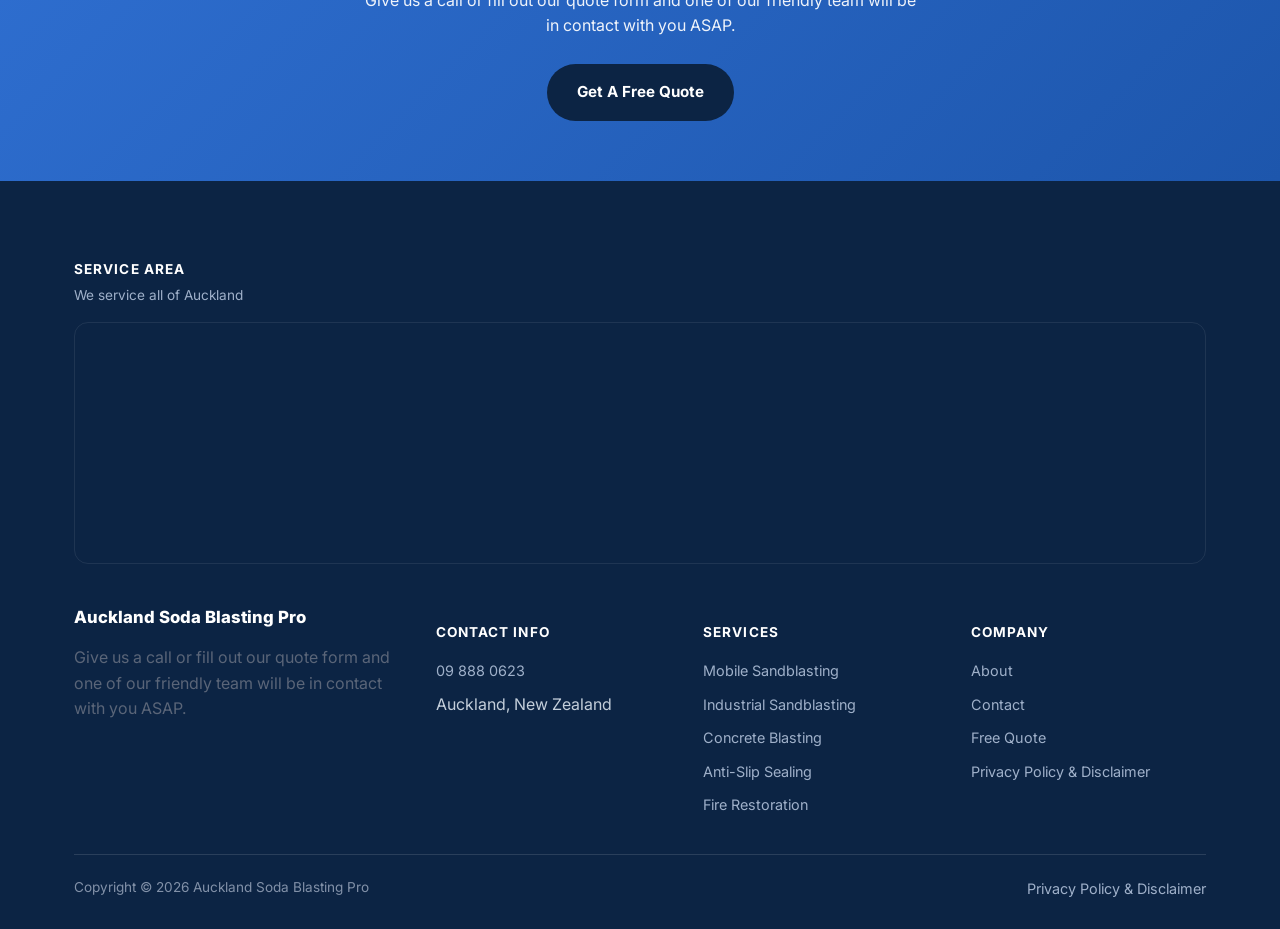
<file: industrial-sandblasting/index.html>
<!doctype html>
<html lang="en-NZ">
<head>
<meta charset="UTF-8">
<meta name="viewport" content="width=device-width, initial-scale=1.0">
<link rel="icon" href="../favicon-32.png" sizes="32x32" type="image/png">
<link rel="icon" href="../favicon-192.png" sizes="192x192" type="image/png">
<link rel="apple-touch-icon" href="../apple-touch-icon.png">
<title>Industrial Sandblasting Auckland | Auckland Soda Blasting Pro</title>
<meta name="description" content="Industrial-grade sandblasting services in Auckland - rust removal, paint stripping, graffiti removal and surface restoration.">
<meta name="robots" content="index, follow">
<link rel="canonical" href="https://sodablastingauckland.co.nz/industrial-sandblasting/">

<meta property="og:type" content="website">
<meta property="og:title" content="Industrial Sandblasting Auckland | Auckland Soda Blasting Pro">
<meta property="og:description" content="Industrial-grade sandblasting services in Auckland - rust removal, paint stripping, graffiti removal and surface restoration.">
<meta property="og:url" content="https://sodablastingauckland.co.nz/industrial-sandblasting/">

<link rel="preconnect" href="https://fonts.googleapis.com">
<link rel="preconnect" href="https://fonts.gstatic.com" crossorigin>
<link rel="preload" as="style" href="https://fonts.googleapis.com/css2?family=Inter:wght@400;500;600;700;800&display=swap" onload="this.onload=null;this.rel='stylesheet'">
<noscript><link href="https://fonts.googleapis.com/css2?family=Inter:wght@400;500;600;700;800&display=swap" rel="stylesheet"></noscript>
<link rel="stylesheet" href="../css/style.css">
<script type="application/ld+json">
{
  "@context": "https://schema.org",
  "@type": "Service",
  "serviceType": "Industrial Sandblasting",
  "name": "Industrial Sandblasting",
  "description": "Industrial-grade sandblasting services in Auckland - rust removal, paint stripping, graffiti removal and surface restoration.",
  "provider": { "@type": "LocalBusiness", "name": "Auckland Soda Blasting Pro", "telephone": "+6498880623", "areaServed": { "@type": "City", "name": "Auckland" } },
  "areaServed": { "@type": "City", "name": "Auckland" },
  "url": "https://sodablastingauckland.co.nz/industrial-sandblasting/"
}
</script>
<script type="application/ld+json">
{
  "@context": "https://schema.org",
  "@type": "BreadcrumbList",
  "itemListElement": [
    { "@type": "ListItem", "position": 1, "name": "Home", "item": "https://sodablastingauckland.co.nz/" },
    { "@type": "ListItem", "position": 2, "name": "Services", "item": "https://sodablastingauckland.co.nz/services/" },
    { "@type": "ListItem", "position": 3, "name": "Industrial Sandblasting", "item": "https://sodablastingauckland.co.nz/industrial-sandblasting/" }
  ]
}
</script>
</head>
<body>
<header>
  <div class="nav wrap">
    <a href="https://sodablastingauckland.co.nz/" class="brand">
      <span>Auckland Soda Blasting Pro</span>
    </a>
    <nav class="links">
      <div class="nav-item">
        <a href="#!" onclick="return false;">Services <svg viewBox="0 0 24 24" fill="none" stroke-width="2.4" stroke-linecap="round" stroke-linejoin="round"><path d="m6 9 6 6 6-6"/></svg></a>
        <div class="nav-dropdown">
          <a href="../mobile-sandblasting/">Mobile Sandblasting</a>
          <a href="../industrial-sandblasting/">Industrial Sandblasting</a>
          <a href="../concrete-blasting/">Concrete Blasting</a>
          <a href="../antislip-sealing/">Anti-Slip Sealing</a>
          <a href="../fire-restoration/">Fire Restoration</a>
        </div>
      </div>
      <a href="../about/">About</a>
      <a href="../contact/">Contact</a>
    </nav>
    <div class="nav-cta">
      <a href="tel:098880623" class="phone-pill">
        <svg viewBox="0 0 24 24" fill="none" stroke-width="2.2" stroke-linecap="round" stroke-linejoin="round"><path d="M22 16.92v3a2 2 0 0 1-2.18 2 19.79 19.79 0 0 1-8.63-3.07 19.5 19.5 0 0 1-6-6 19.79 19.79 0 0 1-3.07-8.67A2 2 0 0 1 4.11 2h3a2 2 0 0 1 2 1.72c.127.96.362 1.903.7 2.81a2 2 0 0 1-.45 2.11L8.09 9.91a16 16 0 0 0 6 6l1.27-1.27a2 2 0 0 1 2.11-.45c.907.338 1.85.573 2.81.7A2 2 0 0 1 22 16.92z"/></svg>
        09 888 0623
      </a>
      <a href="../#quote" class="btn btn-primary" style="padding:10px 20px;">Free Quote</a>
      <button type="button" class="hamburger-btn" id="hamburgerBtn" aria-label="Open menu" aria-expanded="false">
        <svg viewBox="0 0 24 24" fill="none" stroke="#fff" stroke-width="2.4" stroke-linecap="round" stroke-linejoin="round"><path d="M4 7h16M4 12h16M4 17h16"/></svg>
      </button>
    </div>
  </div>

  <div class="mobile-menu" id="mobileMenu">
    <div class="mobile-submenu">
          <a href="../mobile-sandblasting/">Mobile Sandblasting</a>
          <a href="../industrial-sandblasting/">Industrial Sandblasting</a>
          <a href="../concrete-blasting/">Concrete Blasting</a>
          <a href="../antislip-sealing/">Anti-Slip Sealing</a>
          <a href="../fire-restoration/">Fire Restoration</a>
    </div>
    <a href="../about/">About</a>
    <a href="../contact/">Contact</a>
    <a href="tel:098880623" class="mobile-menu-phone">Call 09 888 0623</a>
    <a href="../#quote" class="btn btn-primary" style="width:100%;">Free Quote</a>
  </div>
</header>

<script>
(function(){
  var btn = document.getElementById('hamburgerBtn');
  var menu = document.getElementById('mobileMenu');
  if(!btn || !menu) return;
  btn.addEventListener('click', function(){
    var open = menu.classList.toggle('open');
    btn.setAttribute('aria-expanded', open ? 'true' : 'false');
  });
  menu.querySelectorAll('a').forEach(function(a){
    a.addEventListener('click', function(){
      menu.classList.remove('open');
      btn.setAttribute('aria-expanded','false');
    });
  });
})();
</script>

<section class="page-hero">
  <div class="wrap">
    <div class="breadcrumb"><a href="../">Home</a> / <a href="../services/">Services</a> / Industrial Sandblasting Auckland</div>
    <div class="eyebrow" style="color:#7fb1ff;">Industrial Sandblasting</div>
    <h1>Industrial Sandblasting Auckland</h1>
    <p>At Auckland Soda Blasting Pro, we offer industrial sandblasting services to meet all your needs - rust removal, paint stripping, graffiti removal and surface restoration on old structures or brand new ones.</p>
    <div class="hero-actions" style="margin-top:1.6em;">
      <a href="../#quote" class="btn btn-primary">Get A Free Quote</a>
      <a href="tel:098880623" class="btn btn-outline">Call 09 888 0623</a>
    </div>
  </div>
</section>

<section>
  <div class="wrap content-photo-grid">
    <div>
      <p>Industrial sandblasting is an effective way to clean and prepare surfaces for various applications. It removes dirt, paint, rust, corrosion and scale from a range of materials, while creating a smooth finish that's ideal for painting and coating.</p><p>We'll work with you to determine the right abrasive media for your project &mdash; from fine glass bead media for delicate surfaces to coarse steel grits for tougher cleaning jobs &mdash; so you get the desired results every time.</p>
      <h2 style="margin-top:1.6em;">What's Included</h2>
      <ul class="copy-list">
        <li><svg viewBox="0 0 24 24" fill="none" stroke-width="2.2" stroke-linecap="round" stroke-linejoin="round"><path d="M20 6 9 17l-5-5"/></svg> Rust, paint and corrosion removal from a range of materials</li>
          <li><svg viewBox="0 0 24 24" fill="none" stroke-width="2.2" stroke-linecap="round" stroke-linejoin="round"><path d="M20 6 9 17l-5-5"/></svg> Smooth surface finish, ideal for painting or coating</li>
          <li><svg viewBox="0 0 24 24" fill="none" stroke-width="2.2" stroke-linecap="round" stroke-linejoin="round"><path d="M20 6 9 17l-5-5"/></svg> Abrasive media matched to your job for consistent results</li>
          <li><svg viewBox="0 0 24 24" fill="none" stroke-width="2.2" stroke-linecap="round" stroke-linejoin="round"><path d="M20 6 9 17l-5-5"/></svg> Cost-effective, low-impact alternative to chemical stripping</li>
          <li><svg viewBox="0 0 24 24" fill="none" stroke-width="2.2" stroke-linecap="round" stroke-linejoin="round"><path d="M20 6 9 17l-5-5"/></svg> Experienced technicians, right the first time</li>
      </ul>
    </div>
    <div class="content-photo">
      <img src="../images/industrial-blasting.jpg" alt="Industrial sandblasting on a steel structure in Auckland" loading="lazy">
    </div>
  </div>
</section>

<section class="bg-paper">
  <div class="wrap">
    <div class="section-head">
      <h2>More Blasting Services</h2>
    </div>
    <ul class="partners-list" style="grid-template-columns:repeat(4,1fr);">
      <li><a href="../mobile-sandblasting/">Mobile Sandblasting</a></li>
      <li><a href="../concrete-blasting/">Concrete Blasting</a></li>
      <li><a href="../antislip-sealing/">Anti-Slip Sealing</a></li>
      <li><a href="../fire-restoration/">Fire Restoration</a></li>
    </ul>
  </div>
</section>

<section class="cta-strip">
  <div class="wrap">
    <h2>Ready To Talk About Your Next Project?</h2>
    <p>Give us a call or fill out our quote form and one of our friendly team will be in contact with you ASAP.</p>
    <a href="../#quote" class="btn btn-dark">Get A Free Quote</a>
  </div>
</section>
<footer>
  <div class="wrap">
    <div class="footer-map-head">
      <h4>Service Area</h4>
      <p>We service all of Auckland</p>
    </div>
    <div class="footer-map">
      <iframe src="https://www.google.com/maps/embed?pb=!1m14!1m8!1m3!1d204305.66708080217!2d174.706121!3d-36.8598108!3m2!1i1024!2i768!4f13.1!3m3!1m2!1s0x827a8d4996140b19%3A0x26ddb63a03c9224c!2sAuckland%20Soda%20Blasting%20Pro!5e0!3m2!1sen!2snz!4v1685440474291!5m2!1sen!2snz" width="600" height="220" style="border:0;" allowfullscreen="" loading="lazy" referrerpolicy="no-referrer-when-downgrade" title="Auckland Soda Blasting Pro service area map"></iframe>
    </div>
    <div class="footer-grid">
      <div>
        <a href="https://sodablastingauckland.co.nz/" class="brand" style="margin-bottom:14px;display:inline-flex;color:#fff;font-weight:800;">Auckland Soda Blasting Pro</a>
        <p>Give us a call or fill out our quote form and one of our friendly team will be in contact with you ASAP.</p>
      </div>
      <div>
        <h4>Contact Info</h4>
        <ul>
          <li><a href="tel:098880623">09 888 0623</a></li>
          <li>Auckland, New Zealand</li>
        </ul>
      </div>
      <div>
        <h4>Services</h4>
        <ul>
          <li><a href="../mobile-sandblasting/">Mobile Sandblasting</a></li>
          <li><a href="../industrial-sandblasting/">Industrial Sandblasting</a></li>
          <li><a href="../concrete-blasting/">Concrete Blasting</a></li>
          <li><a href="../antislip-sealing/">Anti-Slip Sealing</a></li>
          <li><a href="../fire-restoration/">Fire Restoration</a></li>
        </ul>
      </div>
      <div>
        <h4>Company</h4>
        <ul>
          <li><a href="../about/">About</a></li>
          <li><a href="../contact/">Contact</a></li>
          <li><a href="../#quote">Free Quote</a></li>
                  <li><a href="../privacy-policy/">Privacy Policy &amp; Disclaimer</a></li>
        </ul>
      </div>
    </div>
    <div class="footer-bottom">
      <span>Copyright &copy; 2026 Auckland Soda Blasting Pro</span>
      <span><a href="../privacy-policy/">Privacy Policy &amp; Disclaimer</a></span>
    </div>
  </div>
</footer>

<script src="https://link.msgsndr.com/js/form_embed.js" defer></script>
</body>
</html>
</file>
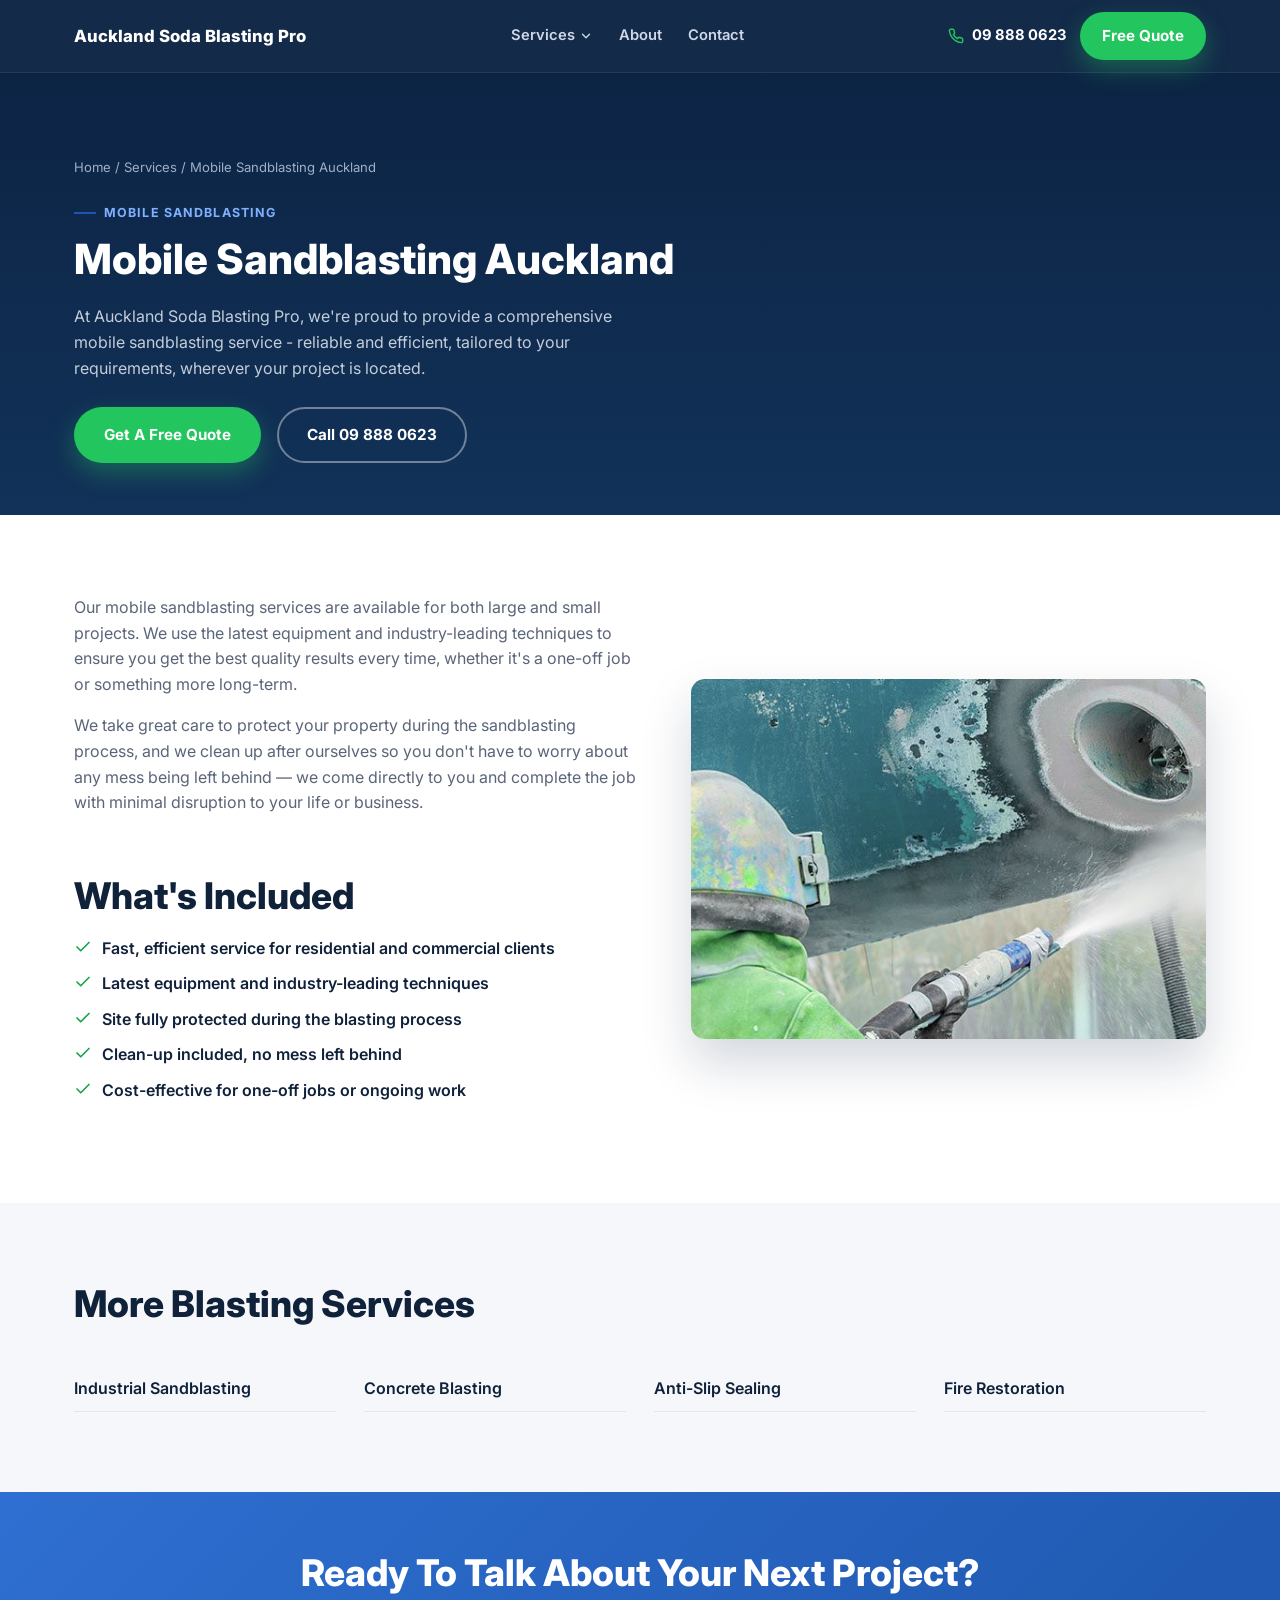
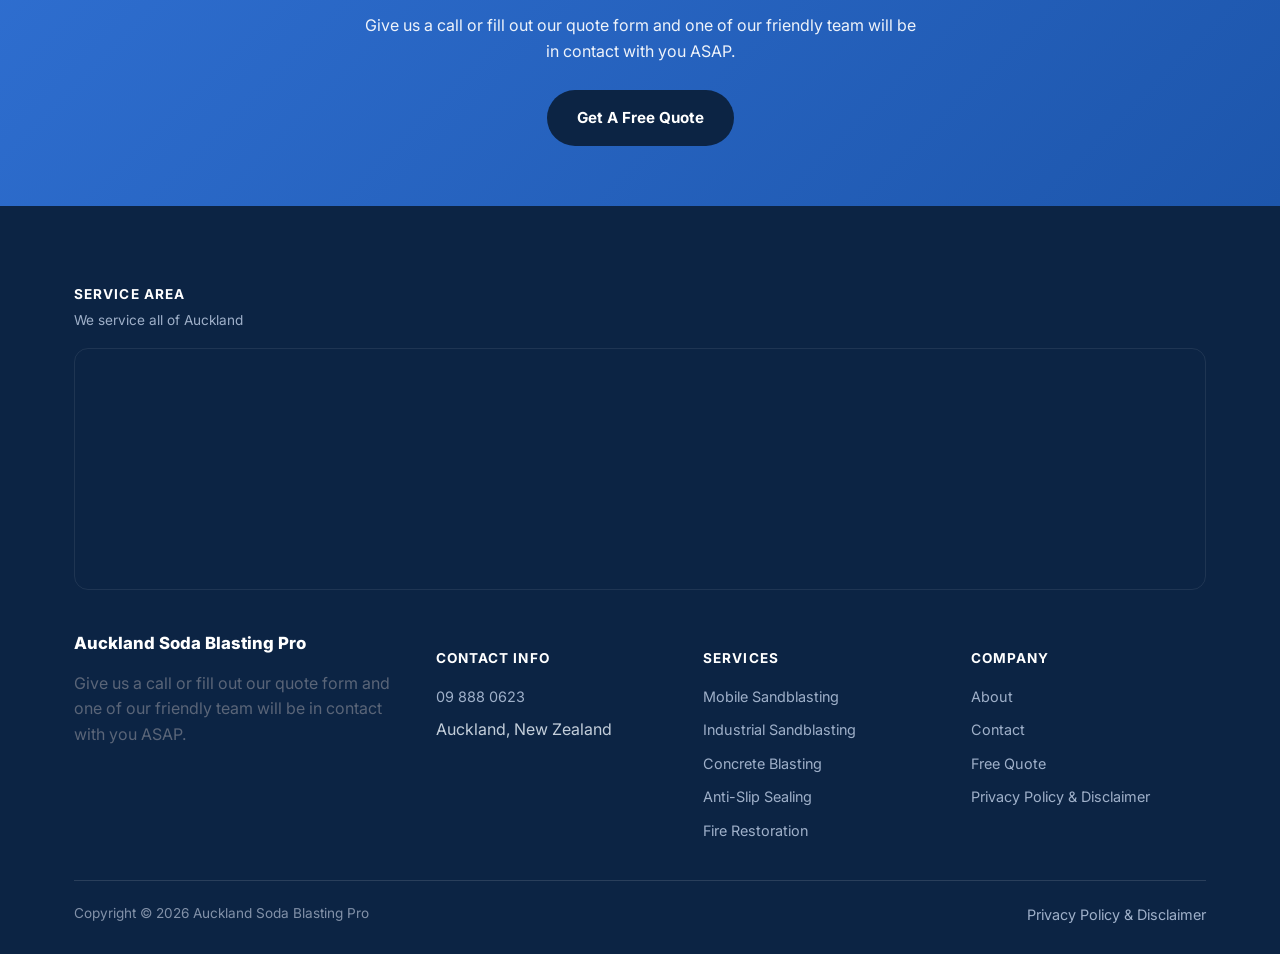
<file: mobile-sandblasting/index.html>
<!doctype html>
<html lang="en-NZ">
<head>
<meta charset="UTF-8">
<meta name="viewport" content="width=device-width, initial-scale=1.0">
<link rel="icon" href="../favicon-32.png" sizes="32x32" type="image/png">
<link rel="icon" href="../favicon-192.png" sizes="192x192" type="image/png">
<link rel="apple-touch-icon" href="../apple-touch-icon.png">
<title>Mobile Sandblasting Auckland | Auckland Soda Blasting Pro</title>
<meta name="description" content="Mobile sandblasting across Auckland - we come to you. Fast, reliable and cost-effective sandblasting for residential and commercial clients.">
<meta name="robots" content="index, follow">
<link rel="canonical" href="https://sodablastingauckland.co.nz/mobile-sandblasting/">

<meta property="og:type" content="website">
<meta property="og:title" content="Mobile Sandblasting Auckland | Auckland Soda Blasting Pro">
<meta property="og:description" content="Mobile sandblasting across Auckland - we come to you. Fast, reliable and cost-effective sandblasting for residential and commercial clients.">
<meta property="og:url" content="https://sodablastingauckland.co.nz/mobile-sandblasting/">

<link rel="preconnect" href="https://fonts.googleapis.com">
<link rel="preconnect" href="https://fonts.gstatic.com" crossorigin>
<link rel="preload" as="style" href="https://fonts.googleapis.com/css2?family=Inter:wght@400;500;600;700;800&display=swap" onload="this.onload=null;this.rel='stylesheet'">
<noscript><link href="https://fonts.googleapis.com/css2?family=Inter:wght@400;500;600;700;800&display=swap" rel="stylesheet"></noscript>
<link rel="stylesheet" href="../css/style.css">
<script type="application/ld+json">
{
  "@context": "https://schema.org",
  "@type": "Service",
  "serviceType": "Mobile Sandblasting",
  "name": "Mobile Sandblasting",
  "description": "Mobile sandblasting across Auckland - we come to you, fast, reliable and cost-effective sandblasting for residential and commercial clients.",
  "provider": { "@type": "LocalBusiness", "name": "Auckland Soda Blasting Pro", "telephone": "+6498880623", "areaServed": { "@type": "City", "name": "Auckland" } },
  "areaServed": { "@type": "City", "name": "Auckland" },
  "url": "https://sodablastingauckland.co.nz/mobile-sandblasting/"
}
</script>
<script type="application/ld+json">
{
  "@context": "https://schema.org",
  "@type": "BreadcrumbList",
  "itemListElement": [
    { "@type": "ListItem", "position": 1, "name": "Home", "item": "https://sodablastingauckland.co.nz/" },
    { "@type": "ListItem", "position": 2, "name": "Services", "item": "https://sodablastingauckland.co.nz/services/" },
    { "@type": "ListItem", "position": 3, "name": "Mobile Sandblasting", "item": "https://sodablastingauckland.co.nz/mobile-sandblasting/" }
  ]
}
</script>
</head>
<body>
<header>
  <div class="nav wrap">
    <a href="https://sodablastingauckland.co.nz/" class="brand">
      <span>Auckland Soda Blasting Pro</span>
    </a>
    <nav class="links">
      <div class="nav-item">
        <a href="#!" onclick="return false;">Services <svg viewBox="0 0 24 24" fill="none" stroke-width="2.4" stroke-linecap="round" stroke-linejoin="round"><path d="m6 9 6 6 6-6"/></svg></a>
        <div class="nav-dropdown">
          <a href="../mobile-sandblasting/">Mobile Sandblasting</a>
          <a href="../industrial-sandblasting/">Industrial Sandblasting</a>
          <a href="../concrete-blasting/">Concrete Blasting</a>
          <a href="../antislip-sealing/">Anti-Slip Sealing</a>
          <a href="../fire-restoration/">Fire Restoration</a>
        </div>
      </div>
      <a href="../about/">About</a>
      <a href="../contact/">Contact</a>
    </nav>
    <div class="nav-cta">
      <a href="tel:098880623" class="phone-pill">
        <svg viewBox="0 0 24 24" fill="none" stroke-width="2.2" stroke-linecap="round" stroke-linejoin="round"><path d="M22 16.92v3a2 2 0 0 1-2.18 2 19.79 19.79 0 0 1-8.63-3.07 19.5 19.5 0 0 1-6-6 19.79 19.79 0 0 1-3.07-8.67A2 2 0 0 1 4.11 2h3a2 2 0 0 1 2 1.72c.127.96.362 1.903.7 2.81a2 2 0 0 1-.45 2.11L8.09 9.91a16 16 0 0 0 6 6l1.27-1.27a2 2 0 0 1 2.11-.45c.907.338 1.85.573 2.81.7A2 2 0 0 1 22 16.92z"/></svg>
        09 888 0623
      </a>
      <a href="../#quote" class="btn btn-primary" style="padding:10px 20px;">Free Quote</a>
      <button type="button" class="hamburger-btn" id="hamburgerBtn" aria-label="Open menu" aria-expanded="false">
        <svg viewBox="0 0 24 24" fill="none" stroke="#fff" stroke-width="2.4" stroke-linecap="round" stroke-linejoin="round"><path d="M4 7h16M4 12h16M4 17h16"/></svg>
      </button>
    </div>
  </div>

  <div class="mobile-menu" id="mobileMenu">
    <div class="mobile-submenu">
          <a href="../mobile-sandblasting/">Mobile Sandblasting</a>
          <a href="../industrial-sandblasting/">Industrial Sandblasting</a>
          <a href="../concrete-blasting/">Concrete Blasting</a>
          <a href="../antislip-sealing/">Anti-Slip Sealing</a>
          <a href="../fire-restoration/">Fire Restoration</a>
    </div>
    <a href="../about/">About</a>
    <a href="../contact/">Contact</a>
    <a href="tel:098880623" class="mobile-menu-phone">Call 09 888 0623</a>
    <a href="../#quote" class="btn btn-primary" style="width:100%;">Free Quote</a>
  </div>
</header>

<script>
(function(){
  var btn = document.getElementById('hamburgerBtn');
  var menu = document.getElementById('mobileMenu');
  if(!btn || !menu) return;
  btn.addEventListener('click', function(){
    var open = menu.classList.toggle('open');
    btn.setAttribute('aria-expanded', open ? 'true' : 'false');
  });
  menu.querySelectorAll('a').forEach(function(a){
    a.addEventListener('click', function(){
      menu.classList.remove('open');
      btn.setAttribute('aria-expanded','false');
    });
  });
})();
</script>

<section class="page-hero">
  <div class="wrap">
    <div class="breadcrumb"><a href="../">Home</a> / <a href="../services/">Services</a> / Mobile Sandblasting Auckland</div>
    <div class="eyebrow" style="color:#7fb1ff;">Mobile Sandblasting</div>
    <h1>Mobile Sandblasting Auckland</h1>
    <p>At Auckland Soda Blasting Pro, we're proud to provide a comprehensive mobile sandblasting service - reliable and efficient, tailored to your requirements, wherever your project is located.</p>
    <div class="hero-actions" style="margin-top:1.6em;">
      <a href="../#quote" class="btn btn-primary">Get A Free Quote</a>
      <a href="tel:098880623" class="btn btn-outline">Call 09 888 0623</a>
    </div>
  </div>
</section>

<section>
  <div class="wrap content-photo-grid">
    <div>
      <p>Our mobile sandblasting services are available for both large and small projects. We use the latest equipment and industry-leading techniques to ensure you get the best quality results every time, whether it's a one-off job or something more long-term.</p><p>We take great care to protect your property during the sandblasting process, and we clean up after ourselves so you don't have to worry about any mess being left behind &mdash; we come directly to you and complete the job with minimal disruption to your life or business.</p>
      <h2 style="margin-top:1.6em;">What's Included</h2>
      <ul class="copy-list">
        <li><svg viewBox="0 0 24 24" fill="none" stroke-width="2.2" stroke-linecap="round" stroke-linejoin="round"><path d="M20 6 9 17l-5-5"/></svg> Fast, efficient service for residential and commercial clients</li>
          <li><svg viewBox="0 0 24 24" fill="none" stroke-width="2.2" stroke-linecap="round" stroke-linejoin="round"><path d="M20 6 9 17l-5-5"/></svg> Latest equipment and industry-leading techniques</li>
          <li><svg viewBox="0 0 24 24" fill="none" stroke-width="2.2" stroke-linecap="round" stroke-linejoin="round"><path d="M20 6 9 17l-5-5"/></svg> Site fully protected during the blasting process</li>
          <li><svg viewBox="0 0 24 24" fill="none" stroke-width="2.2" stroke-linecap="round" stroke-linejoin="round"><path d="M20 6 9 17l-5-5"/></svg> Clean-up included, no mess left behind</li>
          <li><svg viewBox="0 0 24 24" fill="none" stroke-width="2.2" stroke-linecap="round" stroke-linejoin="round"><path d="M20 6 9 17l-5-5"/></svg> Cost-effective for one-off jobs or ongoing work</li>
      </ul>
    </div>
    <div class="content-photo">
      <img src="../images/mobile-sandblasting.jpg" alt="Mobile sandblasting equipment in Auckland" loading="lazy">
    </div>
  </div>
</section>

<section class="bg-paper">
  <div class="wrap">
    <div class="section-head">
      <h2>More Blasting Services</h2>
    </div>
    <ul class="partners-list" style="grid-template-columns:repeat(4,1fr);">
      <li><a href="../industrial-sandblasting/">Industrial Sandblasting</a></li>
      <li><a href="../concrete-blasting/">Concrete Blasting</a></li>
      <li><a href="../antislip-sealing/">Anti-Slip Sealing</a></li>
      <li><a href="../fire-restoration/">Fire Restoration</a></li>
    </ul>
  </div>
</section>

<section class="cta-strip">
  <div class="wrap">
    <h2>Ready To Talk About Your Next Project?</h2>
    <p>Give us a call or fill out our quote form and one of our friendly team will be in contact with you ASAP.</p>
    <a href="../#quote" class="btn btn-dark">Get A Free Quote</a>
  </div>
</section>
<footer>
  <div class="wrap">
    <div class="footer-map-head">
      <h4>Service Area</h4>
      <p>We service all of Auckland</p>
    </div>
    <div class="footer-map">
      <iframe src="https://www.google.com/maps/embed?pb=!1m14!1m8!1m3!1d204305.66708080217!2d174.706121!3d-36.8598108!3m2!1i1024!2i768!4f13.1!3m3!1m2!1s0x827a8d4996140b19%3A0x26ddb63a03c9224c!2sAuckland%20Soda%20Blasting%20Pro!5e0!3m2!1sen!2snz!4v1685440474291!5m2!1sen!2snz" width="600" height="220" style="border:0;" allowfullscreen="" loading="lazy" referrerpolicy="no-referrer-when-downgrade" title="Auckland Soda Blasting Pro service area map"></iframe>
    </div>
    <div class="footer-grid">
      <div>
        <a href="https://sodablastingauckland.co.nz/" class="brand" style="margin-bottom:14px;display:inline-flex;color:#fff;font-weight:800;">Auckland Soda Blasting Pro</a>
        <p>Give us a call or fill out our quote form and one of our friendly team will be in contact with you ASAP.</p>
      </div>
      <div>
        <h4>Contact Info</h4>
        <ul>
          <li><a href="tel:098880623">09 888 0623</a></li>
          <li>Auckland, New Zealand</li>
        </ul>
      </div>
      <div>
        <h4>Services</h4>
        <ul>
          <li><a href="../mobile-sandblasting/">Mobile Sandblasting</a></li>
          <li><a href="../industrial-sandblasting/">Industrial Sandblasting</a></li>
          <li><a href="../concrete-blasting/">Concrete Blasting</a></li>
          <li><a href="../antislip-sealing/">Anti-Slip Sealing</a></li>
          <li><a href="../fire-restoration/">Fire Restoration</a></li>
        </ul>
      </div>
      <div>
        <h4>Company</h4>
        <ul>
          <li><a href="../about/">About</a></li>
          <li><a href="../contact/">Contact</a></li>
          <li><a href="../#quote">Free Quote</a></li>
                  <li><a href="../privacy-policy/">Privacy Policy &amp; Disclaimer</a></li>
        </ul>
      </div>
    </div>
    <div class="footer-bottom">
      <span>Copyright &copy; 2026 Auckland Soda Blasting Pro</span>
      <span><a href="../privacy-policy/">Privacy Policy &amp; Disclaimer</a></span>
    </div>
  </div>
</footer>

<script src="https://link.msgsndr.com/js/form_embed.js" defer></script>
</body>
</html>
</file>
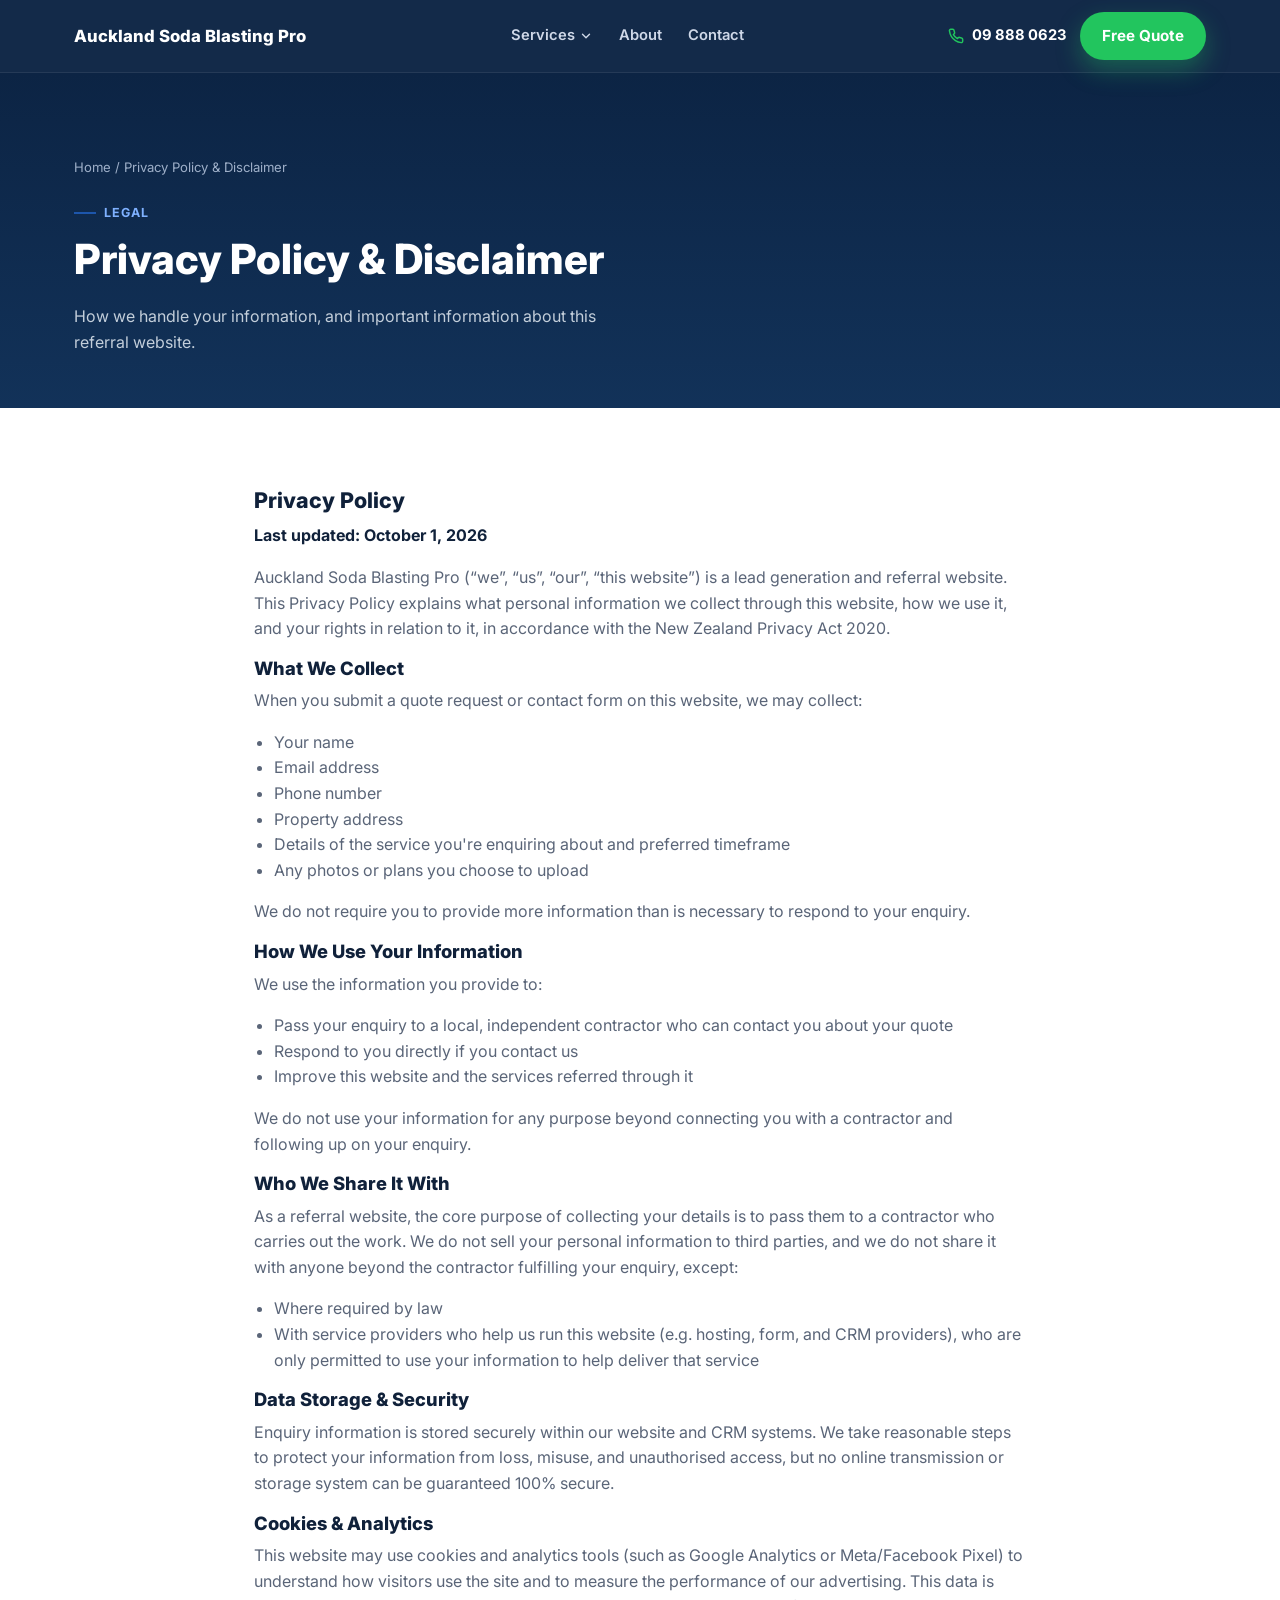
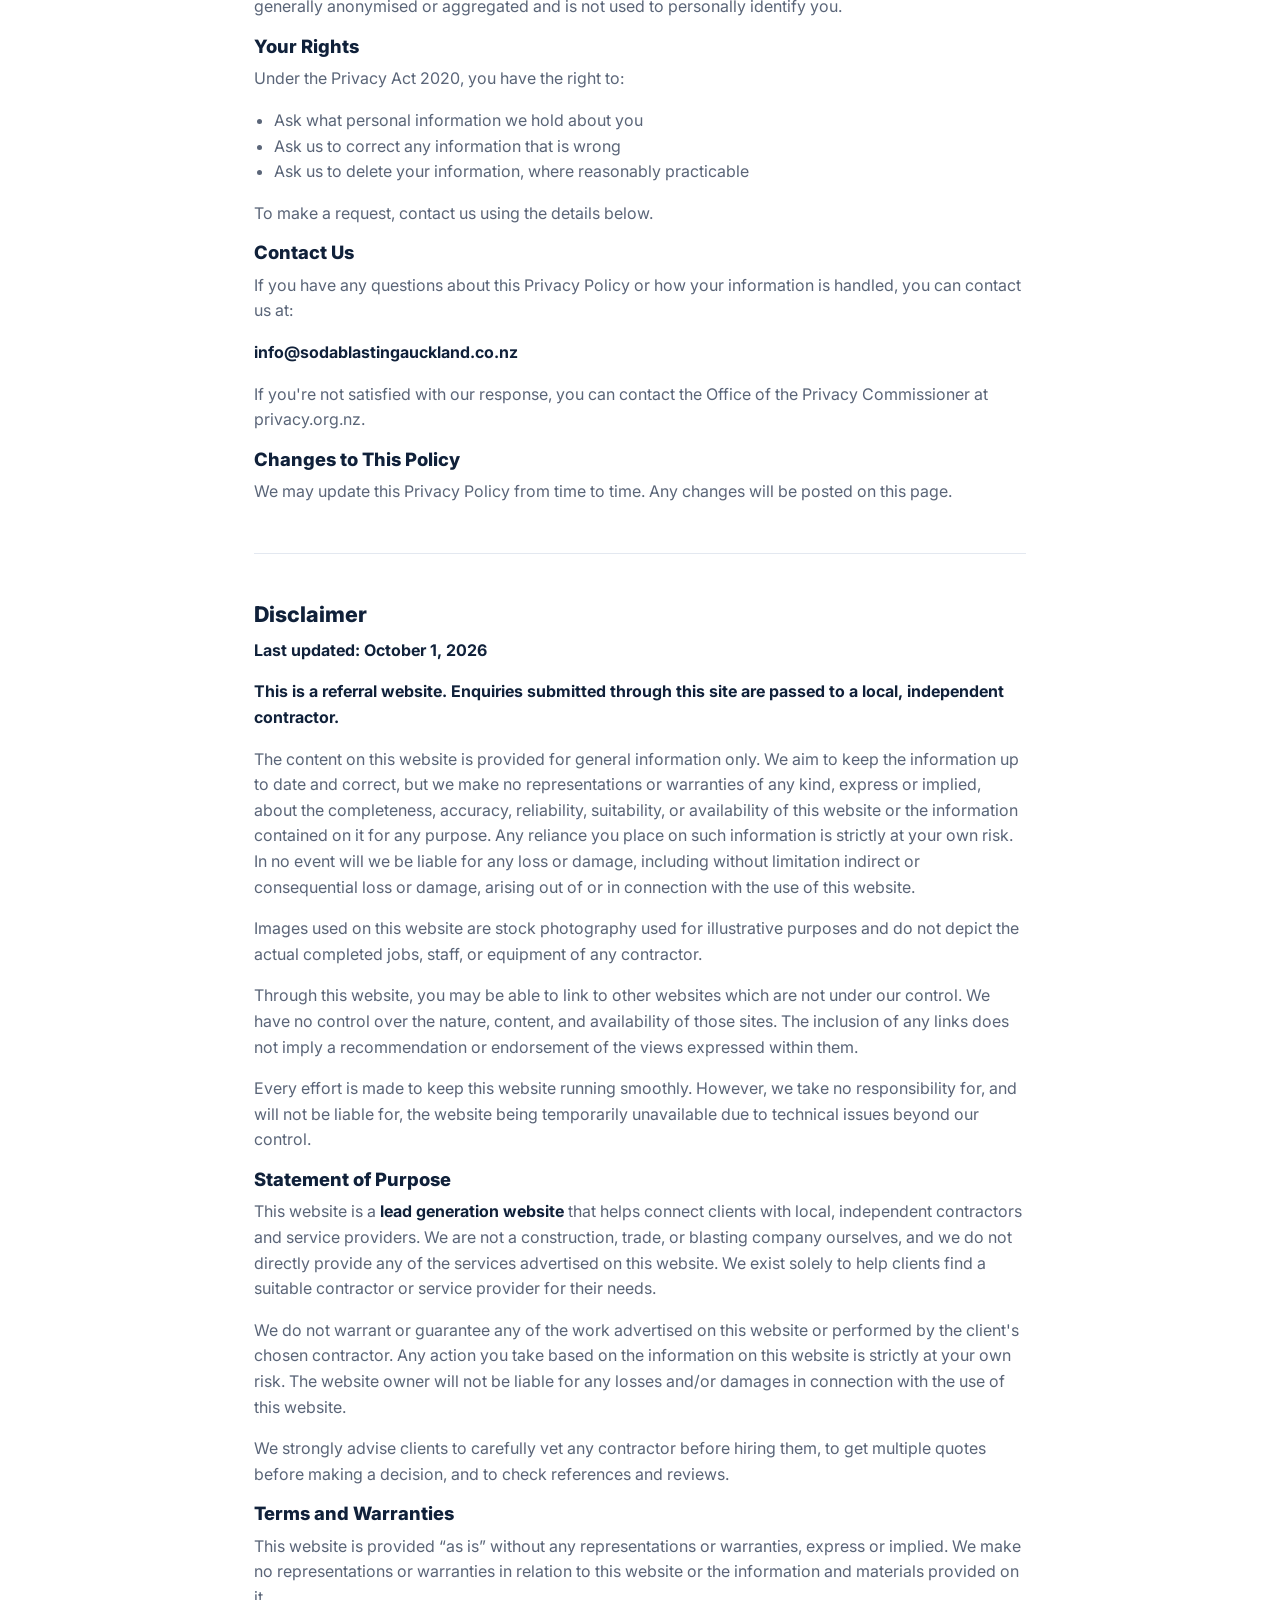
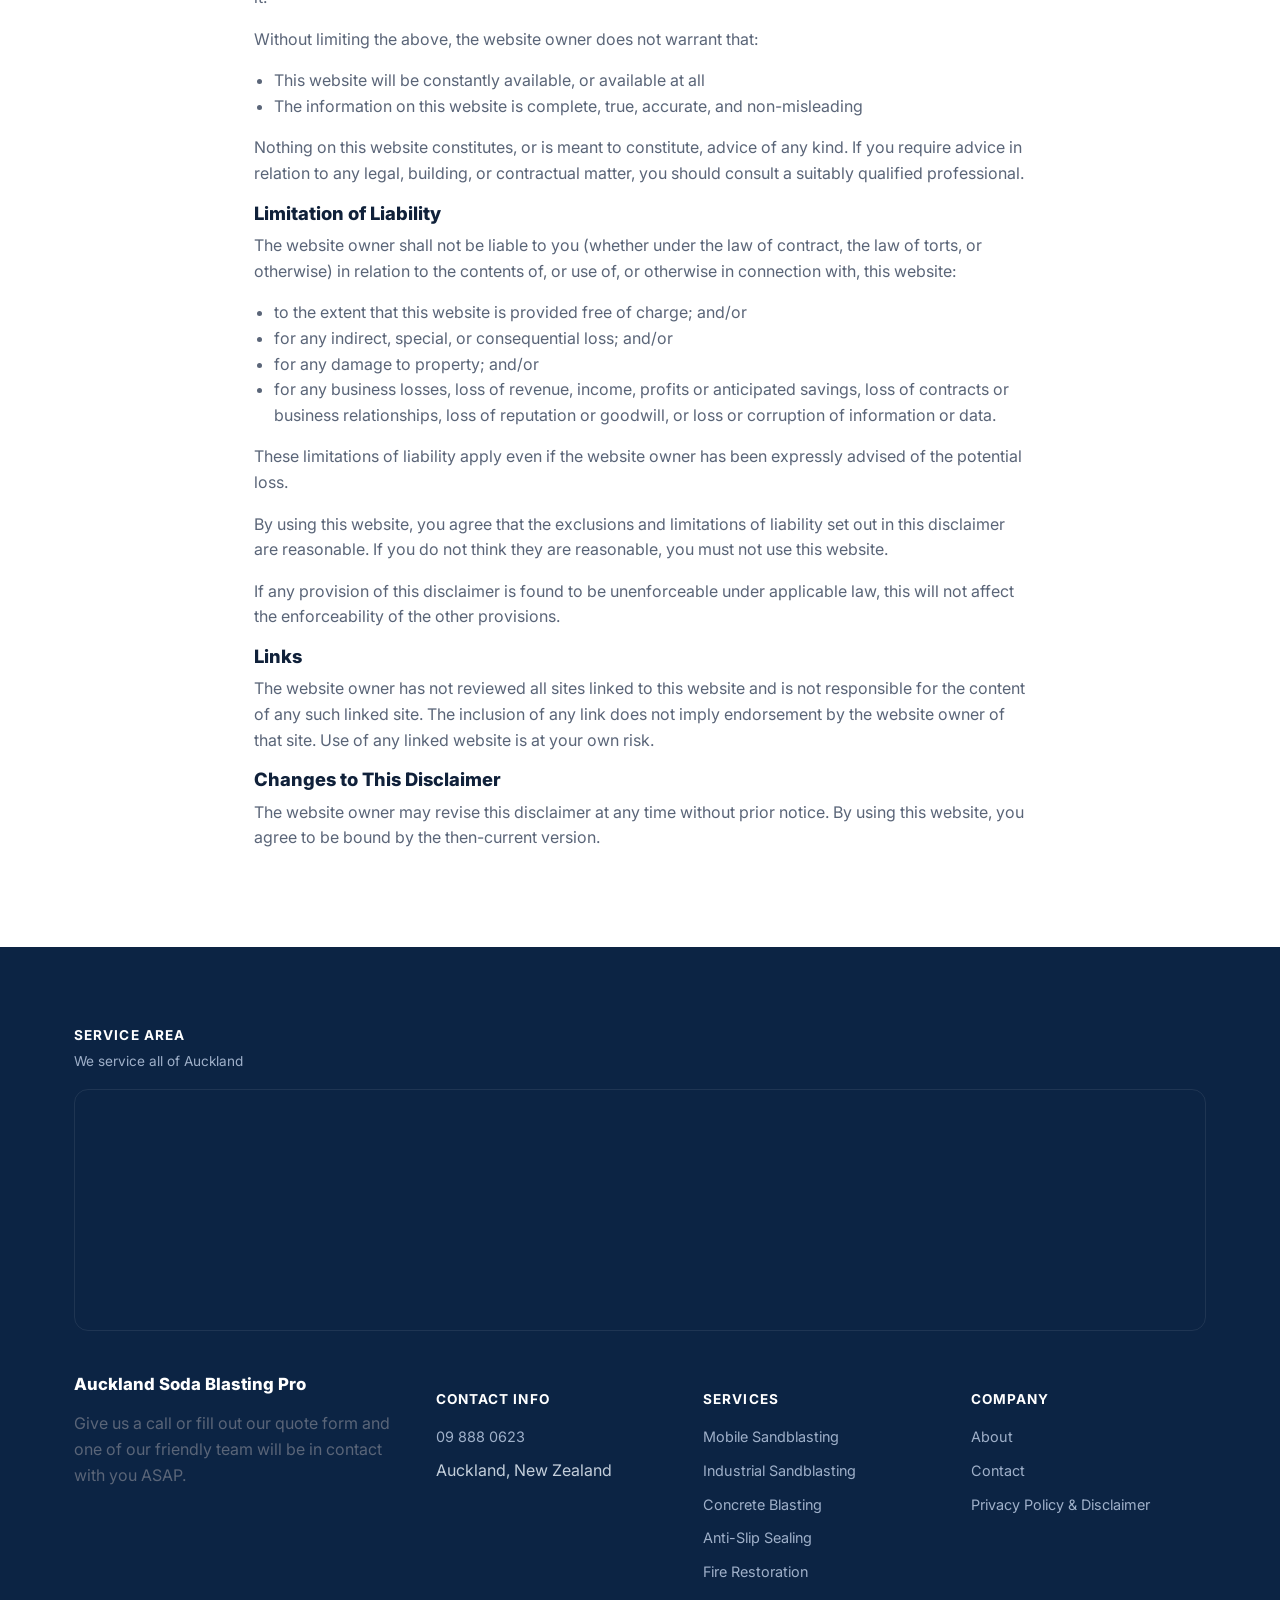
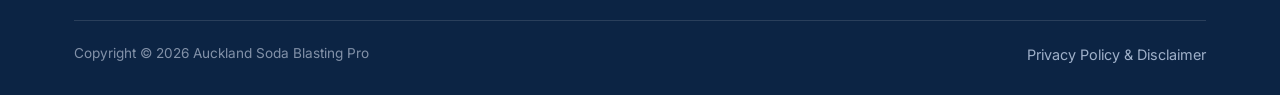
<file: privacy-policy/index.html>
<!doctype html>
<html lang="en-NZ">
<head>
<meta charset="UTF-8">
<meta name="viewport" content="width=device-width, initial-scale=1.0">
<link rel="icon" href="../favicon-32.png" sizes="32x32" type="image/png">
<link rel="icon" href="../favicon-192.png" sizes="192x192" type="image/png">
<link rel="apple-touch-icon" href="../apple-touch-icon.png">
<title>Privacy Policy &amp; Disclaimer | Auckland Soda Blasting Pro</title>
<meta name="description" content="Privacy Policy and Disclaimer for sodablastingauckland.co.nz - how we handle your information, and important information about this referral website.">
<meta name="robots" content="follow, noindex">
<link rel="canonical" href="https://sodablastingauckland.co.nz/privacy-policy/">

<meta property="og:type" content="website">
<meta property="og:title" content="Privacy Policy &amp; Disclaimer | Auckland Soda Blasting Pro">
<meta property="og:description" content="Privacy Policy and Disclaimer for sodablastingauckland.co.nz - how we handle your information, and important information about this referral website.">
<meta property="og:url" content="https://sodablastingauckland.co.nz/privacy-policy/">

<link rel="preconnect" href="https://fonts.googleapis.com">
<link rel="preconnect" href="https://fonts.gstatic.com" crossorigin>
<link rel="preload" as="style" href="https://fonts.googleapis.com/css2?family=Inter:wght@400;500;600;700;800&display=swap" onload="this.onload=null;this.rel='stylesheet'">
<noscript><link href="https://fonts.googleapis.com/css2?family=Inter:wght@400;500;600;700;800&display=swap" rel="stylesheet"></noscript>
<link rel="stylesheet" href="../css/style.css">
</head>
<body>

<header>
  <div class="nav wrap">
    <a href="https://sodablastingauckland.co.nz/" class="brand">
      <span>Auckland Soda Blasting Pro</span>
    </a>
    <nav class="links">
      <div class="nav-item">
        <a href="#!" onclick="return false;">Services <svg viewBox="0 0 24 24" fill="none" stroke-width="2.4" stroke-linecap="round" stroke-linejoin="round"><path d="m6 9 6 6 6-6"/></svg></a>
        <div class="nav-dropdown">
          <a href="../mobile-sandblasting/">Mobile Sandblasting</a>
          <a href="../industrial-sandblasting/">Industrial Sandblasting</a>
          <a href="../concrete-blasting/">Concrete Blasting</a>
          <a href="../antislip-sealing/">Anti-Slip Sealing</a>
          <a href="../fire-restoration/">Fire Restoration</a>
        </div>
      </div>
      <a href="../about/">About</a>
      <a href="../contact/">Contact</a>
    </nav>
    <div class="nav-cta">
      <a href="tel:098880623" class="phone-pill">
        <svg viewBox="0 0 24 24" fill="none" stroke-width="2.2" stroke-linecap="round" stroke-linejoin="round"><path d="M22 16.92v3a2 2 0 0 1-2.18 2 19.79 19.79 0 0 1-8.63-3.07 19.5 19.5 0 0 1-6-6 19.79 19.79 0 0 1-3.07-8.67A2 2 0 0 1 4.11 2h3a2 2 0 0 1 2 1.72c.127.96.362 1.903.7 2.81a2 2 0 0 1-.45 2.11L8.09 9.91a16 16 0 0 0 6 6l1.27-1.27a2 2 0 0 1 2.11-.45c.907.338 1.85.573 2.81.7A2 2 0 0 1 22 16.92z"/></svg>
        09 888 0623
      </a>
      <a href="../#quote" class="btn btn-primary" style="padding:10px 20px;">Free Quote</a>
      <button type="button" class="hamburger-btn" id="hamburgerBtn" aria-label="Open menu" aria-expanded="false">
        <svg viewBox="0 0 24 24" fill="none" stroke="#fff" stroke-width="2.4" stroke-linecap="round" stroke-linejoin="round"><path d="M4 7h16M4 12h16M4 17h16"/></svg>
      </button>
    </div>
  </div>

  <div class="mobile-menu" id="mobileMenu">
    <div class="mobile-submenu">
      <a href="../mobile-sandblasting/">Mobile Sandblasting</a>
      <a href="../industrial-sandblasting/">Industrial Sandblasting</a>
      <a href="../concrete-blasting/">Concrete Blasting</a>
      <a href="../antislip-sealing/">Anti-Slip Sealing</a>
      <a href="../fire-restoration/">Fire Restoration</a>
    </div>
    <a href="../about/">About</a>
    <a href="../contact/">Contact</a>
    <a href="tel:098880623" class="mobile-menu-phone">Call 09 888 0623</a>
    <a href="../#quote" class="btn btn-primary" style="width:100%;">Free Quote</a>
  </div>
</header>

<section class="page-hero">
  <div class="wrap">
    <div class="breadcrumb"><a href="../">Home</a> / Privacy Policy &amp; Disclaimer</div>
    <div class="eyebrow" style="color:#7fb1ff;">Legal</div>
    <h1>Privacy Policy &amp; Disclaimer</h1>
    <p>How we handle your information, and important information about this referral website.</p>
  </div>
</section>

<section>
  <div class="wrap legal-content" style="max-width:820px;">

    <h2 style="margin-top:0;">Privacy Policy</h2>
    <p><strong>Last updated: October 1, 2026</strong></p>

    <p>Auckland Soda Blasting Pro (&ldquo;we&rdquo;, &ldquo;us&rdquo;, &ldquo;our&rdquo;, &ldquo;this website&rdquo;) is a lead generation and referral website. This Privacy Policy explains what personal information we collect through this website, how we use it, and your rights in relation to it, in accordance with the New Zealand Privacy Act 2020.</p>

    <h3>What We Collect</h3>
    <p>When you submit a quote request or contact form on this website, we may collect:</p>
    <ul>
      <li>Your name</li>
      <li>Email address</li>
      <li>Phone number</li>
      <li>Property address</li>
      <li>Details of the service you're enquiring about and preferred timeframe</li>
      <li>Any photos or plans you choose to upload</li>
    </ul>
    <p>We do not require you to provide more information than is necessary to respond to your enquiry.</p>

    <h3>How We Use Your Information</h3>
    <p>We use the information you provide to:</p>
    <ul>
      <li>Pass your enquiry to a local, independent contractor who can contact you about your quote</li>
      <li>Respond to you directly if you contact us</li>
      <li>Improve this website and the services referred through it</li>
    </ul>
    <p>We do not use your information for any purpose beyond connecting you with a contractor and following up on your enquiry.</p>

    <h3>Who We Share It With</h3>
    <p>As a referral website, the core purpose of collecting your details is to pass them to a contractor who carries out the work. We do not sell your personal information to third parties, and we do not share it with anyone beyond the contractor fulfilling your enquiry, except:</p>
    <ul>
      <li>Where required by law</li>
      <li>With service providers who help us run this website (e.g. hosting, form, and CRM providers), who are only permitted to use your information to help deliver that service</li>
    </ul>

    <h3>Data Storage &amp; Security</h3>
    <p>Enquiry information is stored securely within our website and CRM systems. We take reasonable steps to protect your information from loss, misuse, and unauthorised access, but no online transmission or storage system can be guaranteed 100% secure.</p>

    <h3>Cookies &amp; Analytics</h3>
    <p>This website may use cookies and analytics tools (such as Google Analytics or Meta/Facebook Pixel) to understand how visitors use the site and to measure the performance of our advertising. This data is generally anonymised or aggregated and is not used to personally identify you.</p>

    <h3>Your Rights</h3>
    <p>Under the Privacy Act 2020, you have the right to:</p>
    <ul>
      <li>Ask what personal information we hold about you</li>
      <li>Ask us to correct any information that is wrong</li>
      <li>Ask us to delete your information, where reasonably practicable</li>
    </ul>
    <p>To make a request, contact us using the details below.</p>

    <h3>Contact Us</h3>
    <p>If you have any questions about this Privacy Policy or how your information is handled, you can contact us at:</p>
    <p><strong><a href="mailto:info@sodablastingauckland.co.nz">info@sodablastingauckland.co.nz</a></strong></p>
    <p>If you're not satisfied with our response, you can contact the Office of the Privacy Commissioner at <a href="https://www.privacy.org.nz" target="_blank" rel="noopener">privacy.org.nz</a>.</p>

    <h3>Changes to This Policy</h3>
    <p>We may update this Privacy Policy from time to time. Any changes will be posted on this page.</p>

    <hr style="border:none;border-top:1px solid var(--line);margin:3em 0;">

    <h2>Disclaimer</h2>
    <p><strong>Last updated: October 1, 2026</strong></p>

    <p><strong>This is a referral website. Enquiries submitted through this site are passed to a local, independent contractor.</strong></p>

    <p>The content on this website is provided for general information only. We aim to keep the information up to date and correct, but we make no representations or warranties of any kind, express or implied, about the completeness, accuracy, reliability, suitability, or availability of this website or the information contained on it for any purpose. Any reliance you place on such information is strictly at your own risk. In no event will we be liable for any loss or damage, including without limitation indirect or consequential loss or damage, arising out of or in connection with the use of this website.</p>

    <p>Images used on this website are stock photography used for illustrative purposes and do not depict the actual completed jobs, staff, or equipment of any contractor.</p>

    <p>Through this website, you may be able to link to other websites which are not under our control. We have no control over the nature, content, and availability of those sites. The inclusion of any links does not imply a recommendation or endorsement of the views expressed within them.</p>

    <p>Every effort is made to keep this website running smoothly. However, we take no responsibility for, and will not be liable for, the website being temporarily unavailable due to technical issues beyond our control.</p>

    <h3>Statement of Purpose</h3>
    <p>This website is a <strong>lead generation website</strong> that helps connect clients with local, independent contractors and service providers. We are not a construction, trade, or blasting company ourselves, and we do not directly provide any of the services advertised on this website. We exist solely to help clients find a suitable contractor or service provider for their needs.</p>
    <p>We do not warrant or guarantee any of the work advertised on this website or performed by the client's chosen contractor. Any action you take based on the information on this website is strictly at your own risk. The website owner will not be liable for any losses and/or damages in connection with the use of this website.</p>
    <p>We strongly advise clients to carefully vet any contractor before hiring them, to get multiple quotes before making a decision, and to check references and reviews.</p>

    <h3>Terms and Warranties</h3>
    <p>This website is provided &ldquo;as is&rdquo; without any representations or warranties, express or implied. We make no representations or warranties in relation to this website or the information and materials provided on it.</p>
    <p>Without limiting the above, the website owner does not warrant that:</p>
    <ul>
      <li>This website will be constantly available, or available at all</li>
      <li>The information on this website is complete, true, accurate, and non-misleading</li>
    </ul>
    <p>Nothing on this website constitutes, or is meant to constitute, advice of any kind. If you require advice in relation to any legal, building, or contractual matter, you should consult a suitably qualified professional.</p>

    <h3>Limitation of Liability</h3>
    <p>The website owner shall not be liable to you (whether under the law of contract, the law of torts, or otherwise) in relation to the contents of, or use of, or otherwise in connection with, this website:</p>
    <ul>
      <li>to the extent that this website is provided free of charge; and/or</li>
      <li>for any indirect, special, or consequential loss; and/or</li>
      <li>for any damage to property; and/or</li>
      <li>for any business losses, loss of revenue, income, profits or anticipated savings, loss of contracts or business relationships, loss of reputation or goodwill, or loss or corruption of information or data.</li>
    </ul>
    <p>These limitations of liability apply even if the website owner has been expressly advised of the potential loss.</p>
    <p>By using this website, you agree that the exclusions and limitations of liability set out in this disclaimer are reasonable. If you do not think they are reasonable, you must not use this website.</p>
    <p>If any provision of this disclaimer is found to be unenforceable under applicable law, this will not affect the enforceability of the other provisions.</p>

    <h3>Links</h3>
    <p>The website owner has not reviewed all sites linked to this website and is not responsible for the content of any such linked site. The inclusion of any link does not imply endorsement by the website owner of that site. Use of any linked website is at your own risk.</p>

    <h3>Changes to This Disclaimer</h3>
    <p>The website owner may revise this disclaimer at any time without prior notice. By using this website, you agree to be bound by the then-current version.</p>

  </div>
</section>

<footer>
  <div class="wrap">
    <div class="footer-map-head">
      <h4>Service Area</h4>
      <p>We service all of Auckland</p>
    </div>
    <div class="footer-map">
      <iframe src="https://www.google.com/maps/embed?pb=!1m14!1m8!1m3!1d204305.66708080217!2d174.706121!3d-36.8598108!3m2!1i1024!2i768!4f13.1!3m3!1m2!1s0x827a8d4996140b19%3A0x26ddb63a03c9224c!2sAuckland%20Soda%20Blasting%20Pro!5e0!3m2!1sen!2snz!4v1685440474291!5m2!1sen!2snz" width="600" height="220" style="border:0;" allowfullscreen="" loading="lazy" referrerpolicy="no-referrer-when-downgrade" title="Auckland Soda Blasting Pro service area map"></iframe>
    </div>
    <div class="footer-grid">
      <div>
        <a href="https://sodablastingauckland.co.nz/" class="brand" style="margin-bottom:14px;display:inline-flex;color:#fff;font-weight:800;">Auckland Soda Blasting Pro</a>
        <p>Give us a call or fill out our quote form and one of our friendly team will be in contact with you ASAP.</p>
      </div>
      <div>
        <h4>Contact Info</h4>
        <ul>
          <li><a href="tel:098880623">09 888 0623</a></li>
          <li>Auckland, New Zealand</li>
        </ul>
      </div>
      <div>
        <h4>Services</h4>
        <ul>
          <li><a href="../mobile-sandblasting/">Mobile Sandblasting</a></li>
          <li><a href="../industrial-sandblasting/">Industrial Sandblasting</a></li>
          <li><a href="../concrete-blasting/">Concrete Blasting</a></li>
          <li><a href="../antislip-sealing/">Anti-Slip Sealing</a></li>
          <li><a href="../fire-restoration/">Fire Restoration</a></li>
        </ul>
      </div>
      <div>
        <h4>Company</h4>
        <ul>
          <li><a href="../about/">About</a></li>
          <li><a href="../contact/">Contact</a></li>
          <li><a href="../privacy-policy/">Privacy Policy &amp; Disclaimer</a></li>
        </ul>
      </div>
    </div>
    <div class="footer-bottom">
      <span>Copyright &copy; 2026 Auckland Soda Blasting Pro</span>
      <span><a href="../privacy-policy/">Privacy Policy &amp; Disclaimer</a></span>
    </div>
  </div>
</footer>

<script>
(function(){
  var btn = document.getElementById('hamburgerBtn');
  var menu = document.getElementById('mobileMenu');
  if(!btn || !menu) return;
  btn.addEventListener('click', function(){
    var open = menu.classList.toggle('open');
    btn.setAttribute('aria-expanded', open ? 'true' : 'false');
  });
  menu.querySelectorAll('a').forEach(function(a){
    a.addEventListener('click', function(){
      menu.classList.remove('open');
      btn.setAttribute('aria-expanded','false');
    });
  });
})();
</script>
<script src="https://link.msgsndr.com/js/form_embed.js" defer></script>
</body>
</html>
</file>
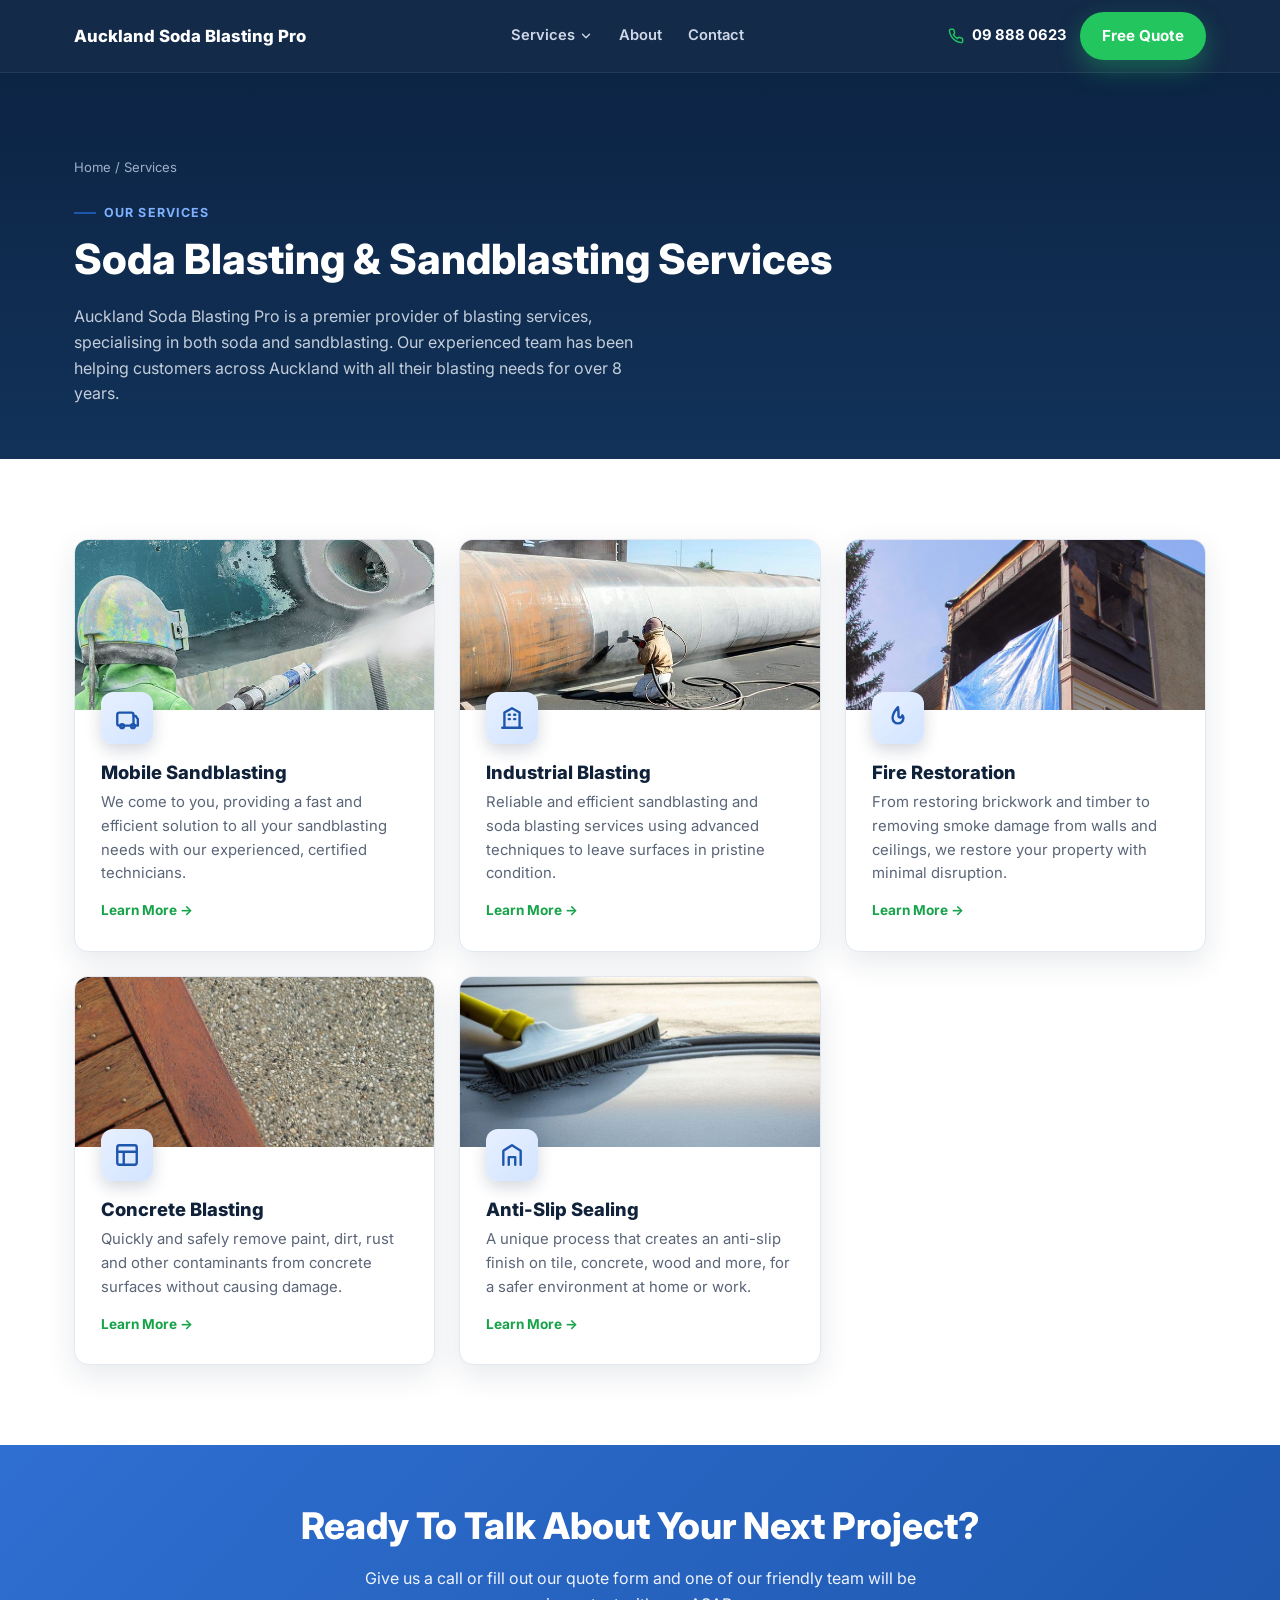
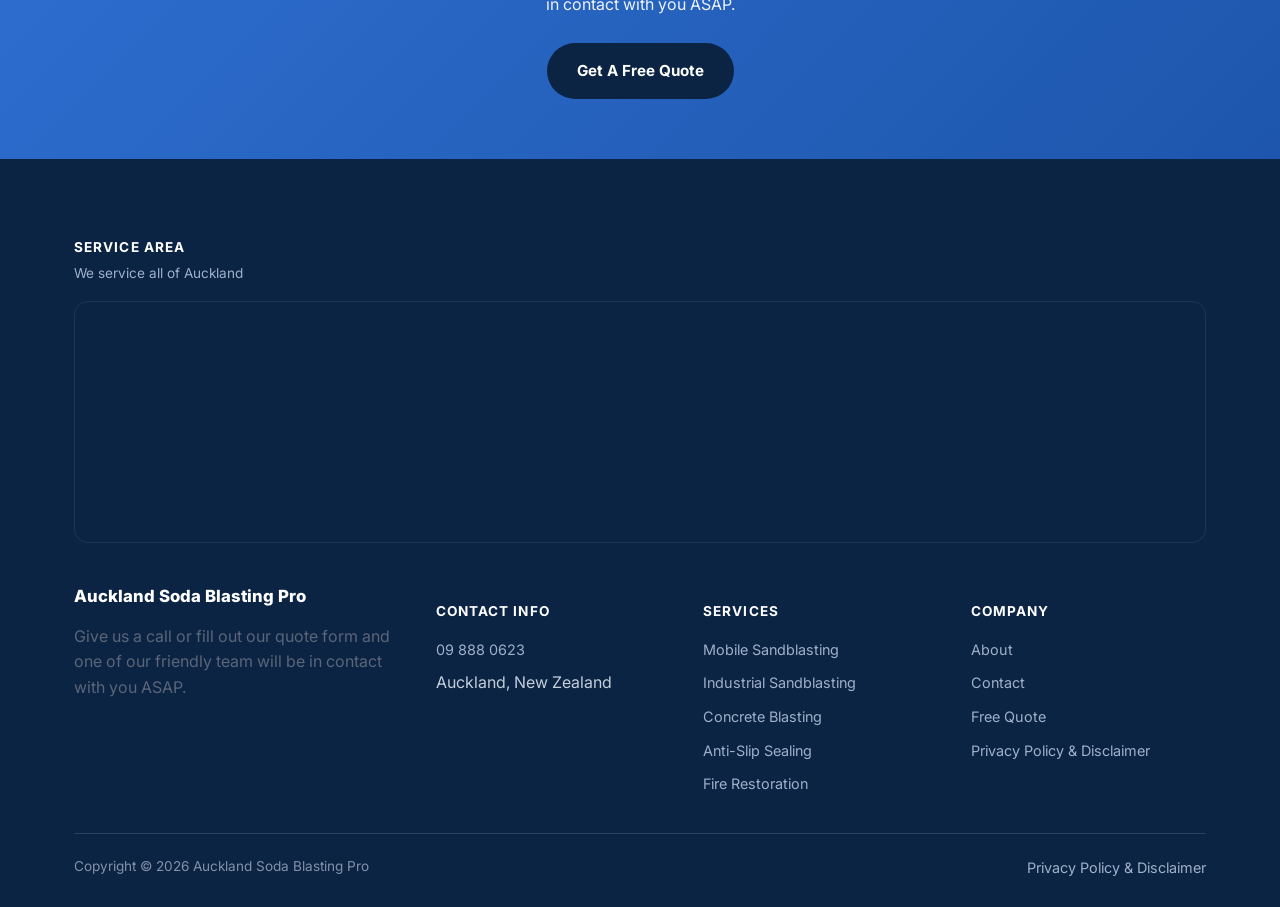
<file: services/index.html>
<!doctype html>
<html lang="en-NZ">
<head>
<meta charset="UTF-8">
<meta name="viewport" content="width=device-width, initial-scale=1.0">
<link rel="icon" href="../favicon-32.png" sizes="32x32" type="image/png">
<link rel="icon" href="../favicon-192.png" sizes="192x192" type="image/png">
<link rel="apple-touch-icon" href="../apple-touch-icon.png">
<title>Our Services | Auckland Soda Blasting Pro</title>
<meta name="description" content="Auckland Soda Blasting Pro services - mobile sandblasting, industrial blasting, concrete blasting, anti-slip sealing and fire restoration across Auckland.">
<meta name="robots" content="index, follow">
<link rel="canonical" href="https://sodablastingauckland.co.nz/services/">

<meta property="og:type" content="website">
<meta property="og:title" content="Our Services | Auckland Soda Blasting Pro">
<meta property="og:description" content="Auckland Soda Blasting Pro services - mobile sandblasting, industrial blasting, concrete blasting, anti-slip sealing and fire restoration across Auckland.">
<meta property="og:url" content="https://sodablastingauckland.co.nz/services/">

<link rel="preconnect" href="https://fonts.googleapis.com">
<link rel="preconnect" href="https://fonts.gstatic.com" crossorigin>
<link rel="preload" as="style" href="https://fonts.googleapis.com/css2?family=Inter:wght@400;500;600;700;800&display=swap" onload="this.onload=null;this.rel='stylesheet'">
<noscript><link href="https://fonts.googleapis.com/css2?family=Inter:wght@400;500;600;700;800&display=swap" rel="stylesheet"></noscript>
<link rel="stylesheet" href="../css/style.css">
<script type="application/ld+json">
{
  "@context": "https://schema.org",
  "@type": "LocalBusiness",
  "name": "Auckland Soda Blasting Pro",
  "image": "https://sodablastingauckland.co.nz/images/hero-blasting.jpg",
  "url": "https://sodablastingauckland.co.nz/",
  "telephone": "+6498880623",
  "priceRange": "$$",
  "address": { "@type": "PostalAddress", "addressLocality": "Auckland", "addressCountry": "NZ" },
  "areaServed": { "@type": "City", "name": "Auckland" }
}
</script>
<script type="application/ld+json">
{
  "@context": "https://schema.org",
  "@type": "BreadcrumbList",
  "itemListElement": [
    { "@type": "ListItem", "position": 1, "name": "Home", "item": "https://sodablastingauckland.co.nz/" },
    { "@type": "ListItem", "position": 2, "name": "Services", "item": "https://sodablastingauckland.co.nz/services/" }
  ]
}
</script>
</head>
<body>

<header>
  <div class="nav wrap">
    <a href="https://sodablastingauckland.co.nz/" class="brand">
      <span>Auckland Soda Blasting Pro</span>
    </a>
    <nav class="links">
      <div class="nav-item">
        <a href="#!" onclick="return false;">Services <svg viewBox="0 0 24 24" fill="none" stroke-width="2.4" stroke-linecap="round" stroke-linejoin="round"><path d="m6 9 6 6 6-6"/></svg></a>
        <div class="nav-dropdown">
          <a href="../mobile-sandblasting/">Mobile Sandblasting</a>
          <a href="../industrial-sandblasting/">Industrial Sandblasting</a>
          <a href="../concrete-blasting/">Concrete Blasting</a>
          <a href="../antislip-sealing/">Anti-Slip Sealing</a>
          <a href="../fire-restoration/">Fire Restoration</a>
        </div>
      </div>
      <a href="../about/">About</a>
      <a href="../contact/">Contact</a>
    </nav>
    <div class="nav-cta">
      <a href="tel:098880623" class="phone-pill">
        <svg viewBox="0 0 24 24" fill="none" stroke-width="2.2" stroke-linecap="round" stroke-linejoin="round"><path d="M22 16.92v3a2 2 0 0 1-2.18 2 19.79 19.79 0 0 1-8.63-3.07 19.5 19.5 0 0 1-6-6 19.79 19.79 0 0 1-3.07-8.67A2 2 0 0 1 4.11 2h3a2 2 0 0 1 2 1.72c.127.96.362 1.903.7 2.81a2 2 0 0 1-.45 2.11L8.09 9.91a16 16 0 0 0 6 6l1.27-1.27a2 2 0 0 1 2.11-.45c.907.338 1.85.573 2.81.7A2 2 0 0 1 22 16.92z"/></svg>
        09 888 0623
      </a>
      <a href="../#quote" class="btn btn-primary" style="padding:10px 20px;">Free Quote</a>
      <button type="button" class="hamburger-btn" id="hamburgerBtn" aria-label="Open menu" aria-expanded="false">
        <svg viewBox="0 0 24 24" fill="none" stroke="#fff" stroke-width="2.4" stroke-linecap="round" stroke-linejoin="round"><path d="M4 7h16M4 12h16M4 17h16"/></svg>
      </button>
    </div>
  </div>

  <div class="mobile-menu" id="mobileMenu">
    <div class="mobile-submenu">
      <a href="../mobile-sandblasting/">Mobile Sandblasting</a>
      <a href="../industrial-sandblasting/">Industrial Sandblasting</a>
      <a href="../concrete-blasting/">Concrete Blasting</a>
      <a href="../antislip-sealing/">Anti-Slip Sealing</a>
      <a href="../fire-restoration/">Fire Restoration</a>
    </div>
    <a href="../about/">About</a>
    <a href="../contact/">Contact</a>
    <a href="tel:098880623" class="mobile-menu-phone">Call 09 888 0623</a>
    <a href="../#quote" class="btn btn-primary" style="width:100%;">Free Quote</a>
  </div>
</header>

<section class="page-hero">
  <div class="wrap">
    <div class="breadcrumb"><a href="../">Home</a> / Services</div>
    <div class="eyebrow" style="color:#7fb1ff;">Our Services</div>
    <h1>Soda Blasting &amp; Sandblasting Services</h1>
    <p>Auckland Soda Blasting Pro is a premier provider of blasting services, specialising in both soda and sandblasting. Our experienced team has been helping customers across Auckland with all their blasting needs for over 8 years.</p>
  </div>
</section>

<section>
  <div class="wrap">
    <div class="services-grid">
      <div class="service-card">
        <img class="card-photo" src="../images/mobile-sandblasting.jpg" alt="Mobile sandblasting in Auckland" loading="lazy">
        <div class="card-body">
          <div class="service-icon"><svg viewBox="0 0 24 24" fill="none" stroke-width="2.2" stroke-linecap="round" stroke-linejoin="round"><rect x="3" y="7" width="15" height="12" rx="2"/><path d="M18 10h2l2 3v6h-4"/><circle cx="7.5" cy="19.5" r="1.8"/><circle cx="17.5" cy="19.5" r="1.8"/></svg></div>
          <h3>Mobile Sandblasting</h3>
          <p>We come to you, providing a fast and efficient solution to all your sandblasting needs with our experienced, certified technicians.</p>
          <a href="../mobile-sandblasting/" class="service-link">Learn More &rarr;</a>
        </div>
      </div>
      <div class="service-card">
        <img class="card-photo" src="../images/industrial-blasting.jpg" alt="Industrial sandblasting in Auckland" loading="lazy">
        <div class="card-body">
          <div class="service-icon"><svg viewBox="0 0 24 24" fill="none" stroke-width="2.2" stroke-linecap="round" stroke-linejoin="round"><path d="M3 21h18M5 21V7l7-4 7 4v14"/><path d="M9 9h1M9 13h1M14 9h1M14 13h1"/></svg></div>
          <h3>Industrial Blasting</h3>
          <p>Reliable and efficient sandblasting and soda blasting services using advanced techniques to leave surfaces in pristine condition.</p>
          <a href="../industrial-sandblasting/" class="service-link">Learn More &rarr;</a>
        </div>
      </div>
      <div class="service-card">
        <img class="card-photo" src="../images/fire-restoration.jpg" alt="Fire restoration blasting in Auckland" loading="lazy">
        <div class="card-body">
          <div class="service-icon"><svg viewBox="0 0 24 24" fill="none" stroke-width="2.2" stroke-linecap="round" stroke-linejoin="round"><path d="M12 2s-5 5.5-5 10a5 5 0 0 0 10 0c0-1.5-1-2.5-1-2.5s0 2-2 2-1.5-1.5-1.5-3C12.5 6 12 2 12 2Z"/></svg></div>
          <h3>Fire Restoration</h3>
          <p>From restoring brickwork and timber to removing smoke damage from walls and ceilings, we restore your property with minimal disruption.</p>
          <a href="../fire-restoration/" class="service-link">Learn More &rarr;</a>
        </div>
      </div>
      <div class="service-card">
        <img class="card-photo" src="../images/concrete-blasting.jpg" alt="Concrete blasting in Auckland" loading="lazy">
        <div class="card-body">
          <div class="service-icon"><svg viewBox="0 0 24 24" fill="none" stroke-width="2.2" stroke-linecap="round" stroke-linejoin="round"><rect x="3" y="3" width="18" height="18" rx="2"/><path d="M3 9h18M9 21V9"/></svg></div>
          <h3>Concrete Blasting</h3>
          <p>Quickly and safely remove paint, dirt, rust and other contaminants from concrete surfaces without causing damage.</p>
          <a href="../concrete-blasting/" class="service-link">Learn More &rarr;</a>
        </div>
      </div>
      <div class="service-card">
        <img class="card-photo" src="../images/anti-slip-sealing.jpg" alt="Anti-slip blasting and sealing in Auckland" loading="lazy">
        <div class="card-body">
          <div class="service-icon"><svg viewBox="0 0 24 24" fill="none" stroke-width="2.2" stroke-linecap="round" stroke-linejoin="round"><path d="M4 21V8l8-5 8 5v13"/><path d="M9 21v-7h6v7"/></svg></div>
          <h3>Anti-Slip Sealing</h3>
          <p>A unique process that creates an anti-slip finish on tile, concrete, wood and more, for a safer environment at home or work.</p>
          <a href="../antislip-sealing/" class="service-link">Learn More &rarr;</a>
        </div>
      </div>
    </div>
  </div>
</section>

<section class="cta-strip">
  <div class="wrap">
    <h2>Ready To Talk About Your Next Project?</h2>
    <p>Give us a call or fill out our quote form and one of our friendly team will be in contact with you ASAP.</p>
    <a href="../#quote" class="btn btn-dark">Get A Free Quote</a>
  </div>
</section>

<footer>
  <div class="wrap">
    <div class="footer-map-head">
      <h4>Service Area</h4>
      <p>We service all of Auckland</p>
    </div>
    <div class="footer-map">
      <iframe src="https://www.google.com/maps/embed?pb=!1m14!1m8!1m3!1d204305.66708080217!2d174.706121!3d-36.8598108!3m2!1i1024!2i768!4f13.1!3m3!1m2!1s0x827a8d4996140b19%3A0x26ddb63a03c9224c!2sAuckland%20Soda%20Blasting%20Pro!5e0!3m2!1sen!2snz!4v1685440474291!5m2!1sen!2snz" width="600" height="220" style="border:0;" allowfullscreen="" loading="lazy" referrerpolicy="no-referrer-when-downgrade" title="Auckland Soda Blasting Pro service area map"></iframe>
    </div>
    <div class="footer-grid">
      <div>
        <a href="https://sodablastingauckland.co.nz/" class="brand" style="margin-bottom:14px;display:inline-flex;color:#fff;font-weight:800;">Auckland Soda Blasting Pro</a>
        <p>Give us a call or fill out our quote form and one of our friendly team will be in contact with you ASAP.</p>
      </div>
      <div>
        <h4>Contact Info</h4>
        <ul>
          <li><a href="tel:098880623">09 888 0623</a></li>
          <li>Auckland, New Zealand</li>
        </ul>
      </div>
      <div>
        <h4>Services</h4>
        <ul>
          <li><a href="../mobile-sandblasting/">Mobile Sandblasting</a></li>
          <li><a href="../industrial-sandblasting/">Industrial Sandblasting</a></li>
          <li><a href="../concrete-blasting/">Concrete Blasting</a></li>
          <li><a href="../antislip-sealing/">Anti-Slip Sealing</a></li>
          <li><a href="../fire-restoration/">Fire Restoration</a></li>
        </ul>
      </div>
      <div>
        <h4>Company</h4>
        <ul>
          <li><a href="../about/">About</a></li>
          <li><a href="../contact/">Contact</a></li>
          <li><a href="../#quote">Free Quote</a></li>
                  <li><a href="../privacy-policy/">Privacy Policy &amp; Disclaimer</a></li>
        </ul>
      </div>
    </div>
    <div class="footer-bottom">
      <span>Copyright &copy; 2026 Auckland Soda Blasting Pro</span>
      <span><a href="../privacy-policy/">Privacy Policy &amp; Disclaimer</a></span>
    </div>
  </div>
</footer>

<script>
(function(){
  var btn = document.getElementById('hamburgerBtn');
  var menu = document.getElementById('mobileMenu');
  if(!btn || !menu) return;
  btn.addEventListener('click', function(){
    var open = menu.classList.toggle('open');
    btn.setAttribute('aria-expanded', open ? 'true' : 'false');
  });
  menu.querySelectorAll('a').forEach(function(a){
    a.addEventListener('click', function(){
      menu.classList.remove('open');
      btn.setAttribute('aria-expanded','false');
    });
  });
})();
</script>
<script src="https://link.msgsndr.com/js/form_embed.js" defer></script>
</body>
</html>
</file>
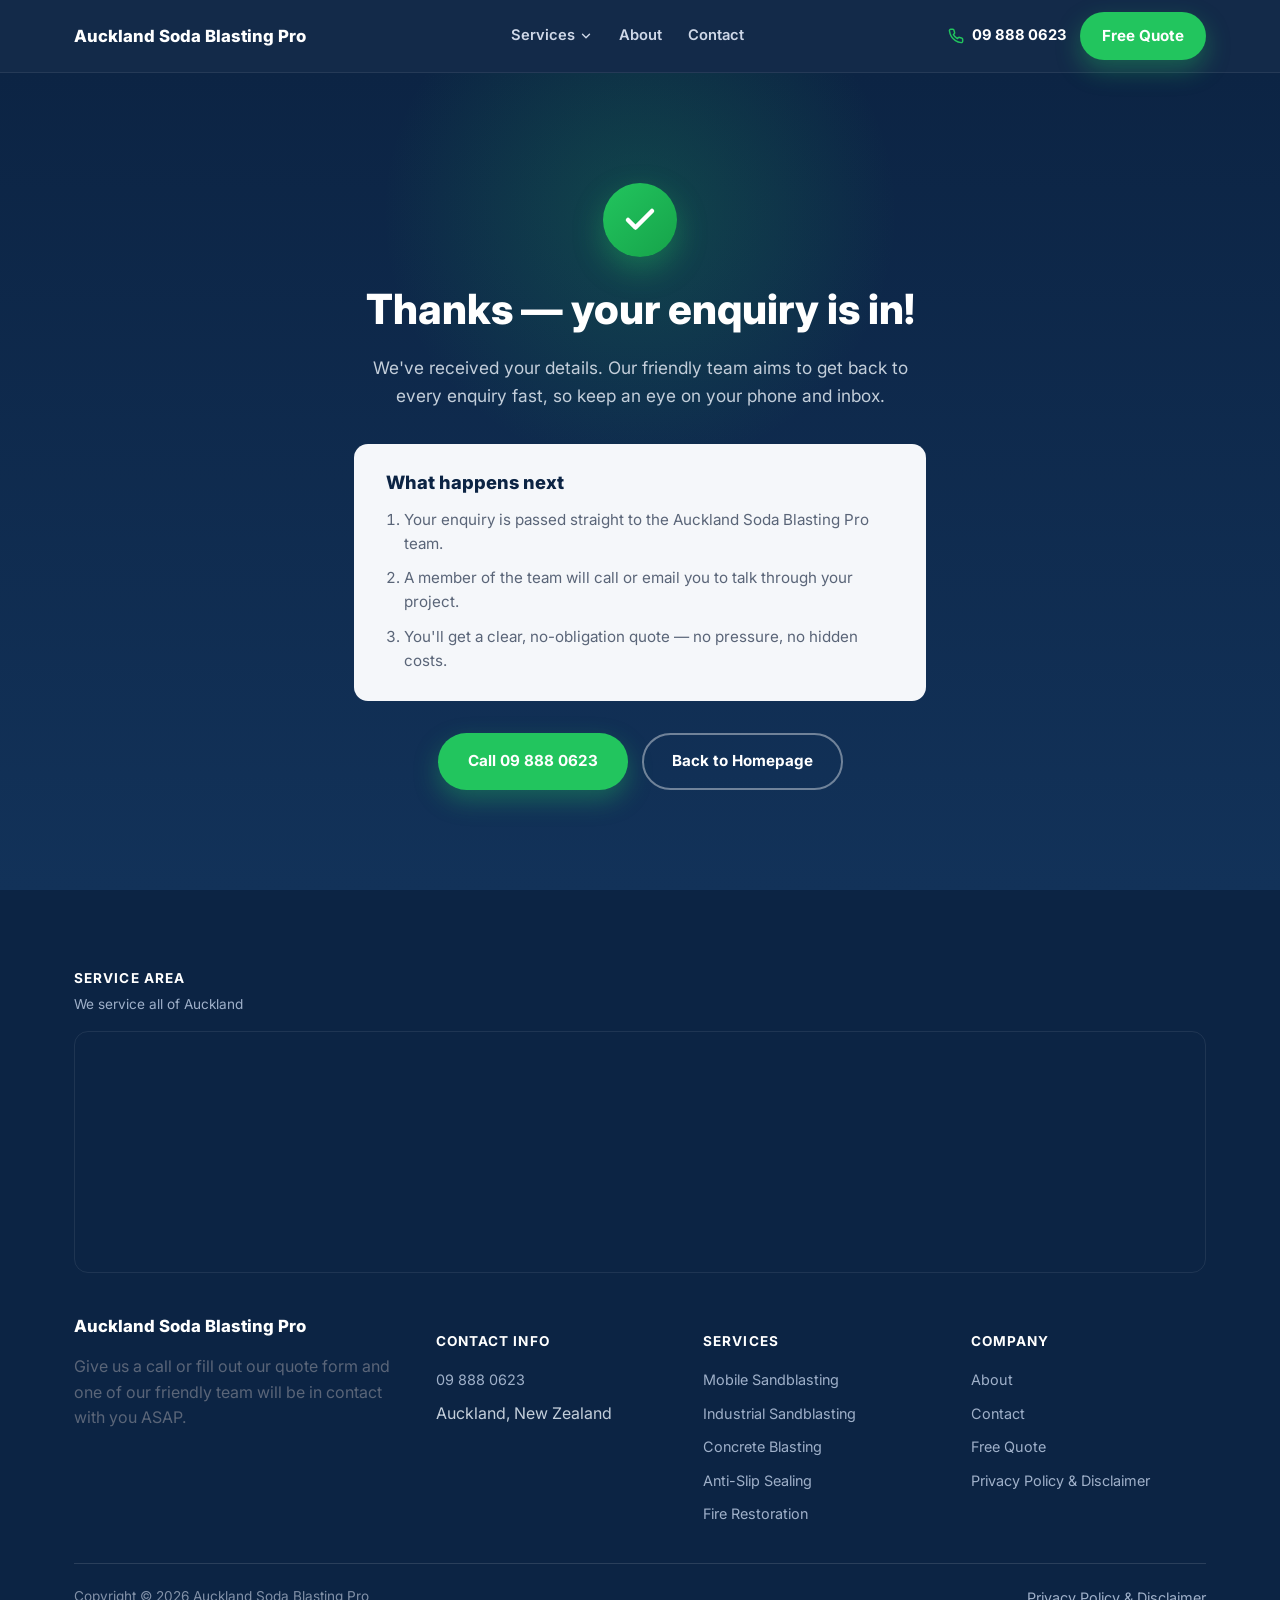
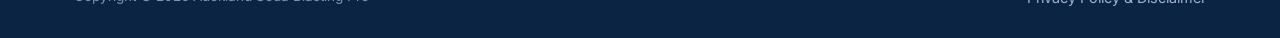
<file: thanks/index.html>
<!doctype html>
<html lang="en-NZ">
<head>
<meta charset="UTF-8">
<meta name="viewport" content="width=device-width, initial-scale=1.0">
<link rel="icon" href="../favicon-32.png" sizes="32x32" type="image/png">
<link rel="icon" href="../favicon-192.png" sizes="192x192" type="image/png">
<link rel="apple-touch-icon" href="../apple-touch-icon.png">
<title>Thank You | Auckland Soda Blasting Pro</title>
<meta name="description" content="Thanks for your enquiry. Our Auckland Soda Blasting Pro team will be in touch shortly with a free, no-obligation quote.">
<meta name="robots" content="noindex, follow">
<link rel="canonical" href="https://sodablastingauckland.co.nz/thanks/">

<link rel="preconnect" href="https://fonts.googleapis.com">
<link rel="preconnect" href="https://fonts.gstatic.com" crossorigin>
<link rel="preload" as="style" href="https://fonts.googleapis.com/css2?family=Inter:wght@400;500;600;700;800&display=swap" onload="this.onload=null;this.rel='stylesheet'">
<noscript><link href="https://fonts.googleapis.com/css2?family=Inter:wght@400;500;600;700;800&display=swap" rel="stylesheet"></noscript>
<link rel="stylesheet" href="../css/style.css">
</head>
<body>

<header>
  <div class="nav wrap">
    <a href="https://sodablastingauckland.co.nz/" class="brand">
      <span>Auckland Soda Blasting Pro</span>
    </a>
    <nav class="links">
      <div class="nav-item">
        <a href="#!" onclick="return false;">Services <svg viewBox="0 0 24 24" fill="none" stroke-width="2.4" stroke-linecap="round" stroke-linejoin="round"><path d="m6 9 6 6 6-6"/></svg></a>
        <div class="nav-dropdown">
          <a href="../mobile-sandblasting/">Mobile Sandblasting</a>
          <a href="../industrial-sandblasting/">Industrial Sandblasting</a>
          <a href="../concrete-blasting/">Concrete Blasting</a>
          <a href="../antislip-sealing/">Anti-Slip Sealing</a>
          <a href="../fire-restoration/">Fire Restoration</a>
        </div>
      </div>
      <a href="../about/">About</a>
      <a href="../contact/">Contact</a>
    </nav>
    <div class="nav-cta">
      <a href="tel:098880623" class="phone-pill">
        <svg viewBox="0 0 24 24" fill="none" stroke-width="2.2" stroke-linecap="round" stroke-linejoin="round"><path d="M22 16.92v3a2 2 0 0 1-2.18 2 19.79 19.79 0 0 1-8.63-3.07 19.5 19.5 0 0 1-6-6 19.79 19.79 0 0 1-3.07-8.67A2 2 0 0 1 4.11 2h3a2 2 0 0 1 2 1.72c.127.96.362 1.903.7 2.81a2 2 0 0 1-.45 2.11L8.09 9.91a16 16 0 0 0 6 6l1.27-1.27a2 2 0 0 1 2.11-.45c.907.338 1.85.573 2.81.7A2 2 0 0 1 22 16.92z"/></svg>
        09 888 0623
      </a>
      <a href="../contact/" class="btn btn-primary" style="padding:10px 20px;">Free Quote</a>
      <button type="button" class="hamburger-btn" id="hamburgerBtn" aria-label="Open menu" aria-expanded="false">
        <svg viewBox="0 0 24 24" fill="none" stroke="#fff" stroke-width="2.4" stroke-linecap="round" stroke-linejoin="round"><path d="M4 7h16M4 12h16M4 17h16"/></svg>
      </button>
    </div>
  </div>

  <div class="mobile-menu" id="mobileMenu">
    <div class="mobile-submenu">
      <a href="../mobile-sandblasting/">Mobile Sandblasting</a>
      <a href="../industrial-sandblasting/">Industrial Sandblasting</a>
      <a href="../concrete-blasting/">Concrete Blasting</a>
      <a href="../antislip-sealing/">Anti-Slip Sealing</a>
      <a href="../fire-restoration/">Fire Restoration</a>
    </div>
    <a href="../about/">About</a>
    <a href="../contact/">Contact</a>
    <a href="tel:098880623" class="mobile-menu-phone">Call 09 888 0623</a>
    <a href="../contact/" class="btn btn-primary" style="width:100%;">Free Quote</a>
  </div>
</header>

<section class="thanks-hero">
  <div class="thanks-inner">
    <div class="thanks-check">
      <svg viewBox="0 0 24 24" fill="none" stroke-width="3" stroke-linecap="round" stroke-linejoin="round"><path d="M20 6 9 17l-5-5"/></svg>
    </div>
    <h1>Thanks &mdash; your enquiry is in!</h1>
    <p class="lead">We've received your details. Our friendly team aims to get back to every enquiry fast, so keep an eye on your phone and inbox.</p>

    <div class="thanks-next">
      <h3>What happens next</h3>
      <ol>
        <li>Your enquiry is passed straight to the Auckland Soda Blasting Pro team.</li>
        <li>A member of the team will call or email you to talk through your project.</li>
        <li>You'll get a clear, no-obligation quote &mdash; no pressure, no hidden costs.</li>
      </ol>
    </div>

    <div class="thanks-actions">
      <a href="tel:098880623" class="btn btn-primary">Call 09 888 0623</a>
      <a href="../" class="btn btn-outline">Back to Homepage</a>
    </div>
  </div>
</section>

<footer>
  <div class="wrap">
    <div class="footer-map-head">
      <h4>Service Area</h4>
      <p>We service all of Auckland</p>
    </div>
    <div class="footer-map">
      <iframe src="https://www.google.com/maps/embed?pb=!1m14!1m8!1m3!1d204305.66708080217!2d174.706121!3d-36.8598108!3m2!1i1024!2i768!4f13.1!3m3!1m2!1s0x827a8d4996140b19%3A0x26ddb63a03c9224c!2sAuckland%20Soda%20Blasting%20Pro!5e0!3m2!1sen!2snz!4v1685440474291!5m2!1sen!2snz" width="600" height="220" style="border:0;" allowfullscreen="" loading="lazy" referrerpolicy="no-referrer-when-downgrade" title="Auckland Soda Blasting Pro service area map"></iframe>
    </div>
    <div class="footer-grid">
      <div>
        <a href="https://sodablastingauckland.co.nz/" class="brand" style="margin-bottom:14px;display:inline-flex;color:#fff;font-weight:800;">Auckland Soda Blasting Pro</a>
        <p>Give us a call or fill out our quote form and one of our friendly team will be in contact with you ASAP.</p>
      </div>
      <div>
        <h4>Contact Info</h4>
        <ul>
          <li><a href="tel:098880623">09 888 0623</a></li>
          <li>Auckland, New Zealand</li>
        </ul>
      </div>
      <div>
        <h4>Services</h4>
        <ul>
          <li><a href="../mobile-sandblasting/">Mobile Sandblasting</a></li>
          <li><a href="../industrial-sandblasting/">Industrial Sandblasting</a></li>
          <li><a href="../concrete-blasting/">Concrete Blasting</a></li>
          <li><a href="../antislip-sealing/">Anti-Slip Sealing</a></li>
          <li><a href="../fire-restoration/">Fire Restoration</a></li>
        </ul>
      </div>
      <div>
        <h4>Company</h4>
        <ul>
          <li><a href="../about/">About</a></li>
          <li><a href="../contact/">Contact</a></li>
          <li><a href="../#quote">Free Quote</a></li>
                  <li><a href="../privacy-policy/">Privacy Policy &amp; Disclaimer</a></li>
        </ul>
      </div>
    </div>
    <div class="footer-bottom">
      <span>Copyright &copy; 2026 Auckland Soda Blasting Pro</span>
      <span><a href="../privacy-policy/">Privacy Policy &amp; Disclaimer</a></span>
    </div>
  </div>
</footer>

<script>
(function(){
  var btn = document.getElementById('hamburgerBtn');
  var menu = document.getElementById('mobileMenu');
  if(!btn || !menu) return;
  btn.addEventListener('click', function(){
    var open = menu.classList.toggle('open');
    btn.setAttribute('aria-expanded', open ? 'true' : 'false');
  });
  menu.querySelectorAll('a').forEach(function(a){
    a.addEventListener('click', function(){
      menu.classList.remove('open');
      btn.setAttribute('aria-expanded','false');
    });
  });
})();
</script>
</body>
</html>
</file>
<file: css/style.css>
:root{
  --navy:#0c2444;
  --navy-2:#123259;
  --blue:#2f6fd1;
  --blue-2:#1d56ac;
  --green:#22c55e;
  --green-2:#16a34a;
  --paper:#f5f7fa;
  --ink:#10213a;
  --muted:#5a6578;
  --line:#e3e8f0;
  --white:#ffffff;
  --radius:14px;
  --shadow:0 10px 30px rgba(12,36,68,.10);
  --maxw:1180px;
}
*{box-sizing:border-box;}
html{scroll-behavior:smooth;}
body{
  margin:0;font-family:'Inter',-apple-system,BlinkMacSystemFont,'Segoe UI',sans-serif;
  color:var(--ink);background:var(--white);line-height:1.6;
}
img{max-width:100%;display:block;}
a{color:inherit;text-decoration:none;}
.wrap{max-width:var(--maxw);margin:0 auto;padding:0 24px;}
h1,h2,h3{font-weight:800;line-height:1.16;margin:0 0 .5em;color:var(--ink);}
h1{font-size:clamp(2rem,4.4vw,3.1rem);}
h2{font-size:clamp(1.6rem,3vw,2.3rem);}
h3{font-size:1.15rem;}
p{color:var(--muted);margin:0 0 1em;}
section{padding:80px 0;}
.bg-paper{background:var(--paper);}
.section-head{max-width:660px;margin-bottom:40px;}
.eyebrow{
  display:inline-flex;align-items:center;gap:8px;font-weight:700;font-size:.78rem;
  letter-spacing:.09em;text-transform:uppercase;color:var(--blue-2);margin-bottom:12px;
}
.eyebrow::before{content:"";width:22px;height:2px;background:var(--blue-2);display:inline-block;}

/* Buttons */
.btn{
  display:inline-flex;align-items:center;justify-content:center;gap:8px;
  padding:14px 28px;border-radius:999px;font-weight:700;font-size:.95rem;
  border:2px solid transparent;cursor:pointer;transition:transform .15s ease, box-shadow .15s ease, background .15s ease;
}
.btn-primary{background:var(--green);color:var(--white);box-shadow:0 10px 24px rgba(34,197,94,.35);}
.btn-primary:hover{background:var(--green-2);transform:translateY(-2px);}
.btn-outline{background:transparent;color:var(--white);border-color:rgba(255,255,255,.4);}
.btn-outline:hover{border-color:var(--white);}
.btn-dark{background:var(--navy);color:var(--white);}

/* Header */
header{position:sticky;top:0;z-index:50;background:rgba(12,36,68,.97);backdrop-filter:blur(6px);border-bottom:1px solid rgba(255,255,255,.08);}
.nav{display:flex;align-items:center;justify-content:space-between;padding:12px 24px;gap:20px;}
.brand{display:flex;align-items:center;gap:10px;color:var(--white);font-weight:800;font-size:1.05rem;}
.brand img{height:42px;width:auto;}
.links{display:flex;align-items:center;gap:26px;font-weight:600;font-size:.92rem;}
.links a{color:#cfd8e8;}
.links a:hover{color:var(--white);}
.nav-item{position:relative;display:flex;align-items:center;padding:24px 0;margin:-24px 0;}
.nav-item > a{display:flex;align-items:center;gap:4px;}
.nav-item svg{width:14px;height:14px;stroke:currentColor;}
.nav-dropdown{
  position:absolute;top:calc(100% + 14px);left:50%;transform:translateX(-50%);
  background:var(--navy-2);border:1px solid rgba(255,255,255,.1);border-radius:12px;box-shadow:0 22px 44px rgba(0,0,0,.4);
  min-width:210px;padding:8px;display:flex;flex-direction:column;gap:2px;
  opacity:0;visibility:hidden;transition:opacity .15s ease;
}
.nav-dropdown::before{content:"";position:absolute;left:0;right:0;top:-14px;height:14px;}
.nav-item:hover .nav-dropdown{opacity:1;visibility:visible;}
.nav-dropdown a{padding:9px 12px;border-radius:8px;font-weight:600;color:#cfd8e8;}
.nav-dropdown a:hover{background:rgba(255,255,255,.07);color:var(--white);}
.nav-cta{display:flex;align-items:center;gap:14px;}
.phone-pill{display:flex;align-items:center;gap:8px;font-weight:700;color:var(--white);font-size:.92rem;}
.phone-pill svg{width:16px;height:16px;stroke:var(--green);}
.hamburger-btn{
  display:none;width:44px;height:44px;border-radius:10px;border:none;background:var(--green);
  align-items:center;justify-content:center;cursor:pointer;
}
.mobile-menu{display:none;flex-direction:column;background:var(--navy-2);border-top:1px solid rgba(255,255,255,.1);padding:10px 24px 20px;}
.mobile-menu.open{display:flex;}
.mobile-menu a{padding:12px 0;border-bottom:1px solid rgba(255,255,255,.1);font-weight:600;color:#cfd8e8;}
.mobile-submenu{display:flex;flex-direction:column;padding-left:14px;}
.mobile-submenu a{border-bottom:none;padding:8px 0;color:#9fb0c9;}
.mobile-menu-phone{color:var(--green) !important;}

/* Hero */
.hero{
  position:relative;color:var(--white);overflow:hidden;
  background:
    linear-gradient(100deg, rgba(12,36,68,.95) 0%, rgba(12,36,68,.85) 45%, rgba(12,36,68,.48) 100%),
    url('../images/hero-blasting.jpg');
  background-size:cover;background-position:center 50%;
}
.hero-inner{padding:100px 0 80px;max-width:640px;}
.hero h1{color:var(--white);}
.hero .eyebrow{color:#7fb1ff;}
.hero p.lead{color:#d3dcea;font-size:1.1rem;max-width:560px;}
.hero-actions{display:flex;gap:16px;flex-wrap:wrap;margin-top:1.8em;}

/* Checklist strip */
.checklist-strip{background:var(--navy-2);color:var(--white);padding:22px 0;}
.checklist-strip .wrap{display:flex;flex-wrap:wrap;gap:28px;justify-content:center;}
.check-item{display:flex;align-items:center;gap:10px;font-weight:600;font-size:.92rem;}
.check-item svg{width:18px;height:18px;stroke:var(--green);flex-shrink:0;}

/* Trust bar */
.trustbar{background:var(--white);border-bottom:1px solid var(--line);}
.trustbar .wrap{display:grid;grid-template-columns:repeat(4,1fr);gap:24px;padding:26px 24px;}
.trust-item{display:flex;align-items:center;gap:12px;}
.trust-item svg{width:26px;height:26px;stroke:var(--blue-2);flex-shrink:0;}
.trust-item span{font-weight:700;font-size:.88rem;color:var(--navy);}

/* Content + photo split */
.content-photo-grid{display:grid;grid-template-columns:1.05fr .95fr;gap:48px;align-items:center;}
.content-photo{border-radius:var(--radius);overflow:hidden;box-shadow:0 24px 50px rgba(12,36,68,.18);}
.content-photo img{width:100%;height:360px;object-fit:cover;object-position:center;}

/* Service cards */
.services-grid{display:grid;grid-template-columns:repeat(3,1fr);gap:24px;}
.service-card{
  background:var(--white);border:1px solid var(--line);border-radius:var(--radius);
  box-shadow:var(--shadow);transition:transform .18s ease, box-shadow .18s ease;position:relative;overflow:hidden;
}
.service-card:hover{transform:translateY(-4px);box-shadow:0 16px 34px rgba(12,36,68,.14);}
.service-card .card-photo{width:100%;height:170px;object-fit:cover;}
.service-card .card-body{padding:22px 26px 28px;}
.service-icon{
  width:52px;height:52px;border-radius:12px;background:linear-gradient(135deg,#e7f0ff,#d3e4ff);
  display:flex;align-items:center;justify-content:center;margin-bottom:18px;margin-top:-40px;position:relative;z-index:2;
  box-shadow:0 6px 16px rgba(12,36,68,.18);
}
.service-icon svg{width:26px;height:26px;stroke:var(--blue-2);}
.service-card h3{margin-bottom:8px;}
.service-card p{margin-bottom:0;font-size:.93rem;}
.service-card .service-link{display:inline-flex;align-items:center;gap:6px;margin-top:14px;font-size:.85rem;font-weight:700;color:var(--green-2);}

/* Copy list */
.copy-list{list-style:none;margin:0 0 1.2em;padding:0;display:flex;flex-direction:column;gap:10px;}
.copy-list li{display:flex;gap:10px;color:var(--ink);font-weight:600;}
.copy-list li svg{width:18px;height:18px;stroke:var(--green-2);flex-shrink:0;margin-top:2px;}
.copy-list li span{color:var(--muted);font-weight:400;}

/* Gallery */
.gallery-grid{display:grid;grid-template-columns:repeat(4,1fr);gap:18px;}
.gallery-item{position:relative;border-radius:var(--radius);overflow:hidden;aspect-ratio:4/5;box-shadow:var(--shadow);}
.gallery-item img{width:100%;height:100%;object-fit:cover;transition:transform .3s ease;}
.gallery-item:hover img{transform:scale(1.06);}
.gallery-item .cap{
  position:absolute;left:0;right:0;bottom:0;padding:16px 14px;color:var(--white);font-weight:700;font-size:.85rem;
  background:linear-gradient(0deg, rgba(12,36,68,.88), transparent 70%);
}

/* Why us */
.why-grid{display:grid;grid-template-columns:1fr 1fr;gap:56px;align-items:start;}
.why-list{display:grid;gap:22px;}
.why-item{display:flex;gap:16px;}
.why-num{
  width:42px;height:42px;border-radius:10px;background:var(--navy);color:var(--white);
  display:flex;align-items:center;justify-content:center;font-weight:800;flex-shrink:0;font-size:.95rem;
}
.why-item h3{margin-bottom:4px;font-size:1.05rem;}
.why-item p{margin:0;font-size:.93rem;}
.why-panel{
  background:var(--navy);color:var(--white);border-radius:var(--radius);padding:36px;
  background-image:radial-gradient(600px 300px at 90% 0%, rgba(34,197,94,.22), transparent 70%);
}
.why-panel h3{color:var(--white);font-size:1.3rem;}
.why-panel p{color:#c3ceda;}

/* Quote / contact form */
#quote{background:var(--navy);color:var(--white);}
#quote .section-head h2, #quote .section-head p{color:var(--white);}
#quote .section-head p{color:#c3ceda;}
.quote-grid{display:grid;grid-template-columns:1fr 1fr;gap:48px;align-items:center;}
.form-wrap{background:var(--white);border-radius:var(--radius);padding:16px;box-shadow:var(--shadow);}
.form-wrap iframe{border-radius:10px;}

.contact-grid{display:grid;grid-template-columns:.85fr 1.15fr;gap:48px;align-items:start;}
.contact-info{display:grid;gap:22px;}
.info-card{
  background:var(--white);border:1px solid var(--line);border-radius:var(--radius);padding:22px;
  display:flex;gap:14px;align-items:flex-start;box-shadow:var(--shadow);
}
.info-card svg{width:22px;height:22px;stroke:var(--blue-2);flex-shrink:0;margin-top:2px;}
.info-card h3{font-size:.98rem;margin-bottom:4px;}
.info-card p{margin:0;font-size:.9rem;}
.info-card a{color:var(--navy);font-weight:700;}

/* FAQ */
.faq-wrap{display:flex;flex-direction:column;gap:12px;max-width:820px;margin:0 auto;}
.faq-item{background:var(--white);border:1px solid var(--line);border-radius:12px;padding:6px 20px;}
.faq-item summary{
  list-style:none;cursor:pointer;padding:16px 0;font-weight:700;color:var(--navy);
  display:flex;justify-content:space-between;align-items:center;gap:16px;
}
.faq-item summary::-webkit-details-marker{display:none;}
.faq-icon svg{width:20px;height:20px;stroke:var(--green-2);flex-shrink:0;transition:transform .2s ease;}
.faq-item[open] .faq-icon svg{transform:rotate(45deg);}
.faq-answer{color:var(--muted);padding-bottom:18px;margin:0;}

/* CTA strip */
.cta-strip{background:linear-gradient(135deg,var(--blue),var(--blue-2));color:var(--white);text-align:center;padding:60px 0;}
.cta-strip h2{color:var(--white);}
.cta-strip p{color:rgba(255,255,255,.92);max-width:560px;margin:0 auto 1.6em;}

/* Partners */
.partners-list{display:grid;grid-template-columns:repeat(2,1fr);gap:10px 28px;list-style:none;margin:0;padding:0;}
.partners-list li{padding:10px 0;border-bottom:1px solid var(--line);}
.partners-list a{font-weight:600;color:var(--ink);}
.partners-list a:hover{color:var(--blue-2);}

/* Footer */
footer{background:var(--navy);color:#c3ceda;padding:60px 0 28px;}
.footer-map-head{margin-bottom:16px;}
.footer-map-head h4{color:var(--white);font-size:.85rem;text-transform:uppercase;letter-spacing:.08em;margin-bottom:4px;}
.footer-map-head p{color:#9fb0c9;font-size:.85rem;margin:0;}
.footer-map{border-radius:var(--radius);overflow:hidden;margin-bottom:40px;border:1px solid rgba(255,255,255,.08);}
.footer-map iframe{width:100%;height:240px;border:0;display:block;}
.footer-grid{display:grid;grid-template-columns:1.4fr 1fr 1fr 1fr;gap:32px;margin-bottom:36px;}
footer h4{color:var(--white);font-size:.85rem;text-transform:uppercase;letter-spacing:.08em;margin-bottom:14px;}
footer ul{list-style:none;margin:0;padding:0;display:flex;flex-direction:column;gap:8px;}
footer a{color:#9fb0c9;font-size:.9rem;}
footer a:hover{color:var(--white);}
.footer-bottom{
  border-top:1px solid rgba(255,255,255,.12);padding-top:22px;display:flex;
  justify-content:space-between;flex-wrap:wrap;gap:10px;font-size:.85rem;color:#8291a8;
}
.footer-disclosure{text-align:center;font-size:.8rem;color:#70839c;margin-top:16px;}

/* Legal pages */
.legal-content h2{font-size:1.35rem;margin-top:1.6em;}
.legal-content p, .legal-content li{color:var(--muted);}
.legal-content ul{padding-left:20px;}
.legal-content strong{color:var(--ink);}

/* Simple page hero (contact/legal) */
.page-hero{background:linear-gradient(180deg,var(--navy) 0%, var(--navy-2) 100%);color:var(--white);padding:84px 0 52px;}
.page-hero h1{font-size:clamp(1.9rem,3.6vw,2.6rem);color:var(--white);}
.page-hero p{color:#c3ceda;max-width:56ch;margin-bottom:0;}
.breadcrumb{font-size:.82rem;color:#9fb0c9;margin-bottom:18px;}
.breadcrumb a{color:#9fb0c9;}
.breadcrumb a:hover{color:var(--white);}

/* Thanks page */
.thanks-hero{background:linear-gradient(180deg,var(--navy) 0%, var(--navy-2) 100%);color:var(--white);padding:110px 0 100px;text-align:center;position:relative;overflow:hidden;}
.thanks-hero::after{content:"";position:absolute;left:50%;top:-120px;width:520px;height:520px;transform:translateX(-50%);background:radial-gradient(circle,rgba(34,197,94,.2),transparent 70%);}
.thanks-inner{position:relative;z-index:2;max-width:620px;margin:0 auto;padding:0 24px;}
.thanks-check{width:74px;height:74px;border-radius:50%;background:linear-gradient(135deg,var(--green),var(--green-2));display:flex;align-items:center;justify-content:center;margin:0 auto 28px;box-shadow:0 12px 30px rgba(34,197,94,.35);}
.thanks-check svg{width:36px;height:36px;stroke:#fff;}
.thanks-hero h1{font-size:clamp(1.9rem,4vw,2.6rem);margin-bottom:.5em;color:var(--white);}
.thanks-hero p.lead{color:#c3ceda;font-size:1.08rem;max-width:52ch;margin:0 auto 2em;}
.thanks-next{background:var(--paper);border-radius:var(--radius);padding:28px 32px;margin-top:12px;text-align:left;}
.thanks-next h3{margin-bottom:14px;color:var(--navy);}
.thanks-next ol{margin:0;padding-left:1.2em;color:var(--muted);font-size:.95rem;display:grid;gap:10px;}
.thanks-actions{display:flex;flex-wrap:wrap;gap:14px;justify-content:center;margin-top:2em;}

/* Responsive */
@media (max-width:980px){
  .links, .phone-pill, .nav-cta .btn-primary{display:none;}
  .hamburger-btn{display:flex;}
  .content-photo-grid, .quote-grid, .contact-grid, .why-grid{grid-template-columns:1fr;gap:28px;}
  .services-grid{grid-template-columns:repeat(2,1fr);}
  .footer-grid{grid-template-columns:1fr 1fr;}
  .gallery-grid{grid-template-columns:repeat(2,1fr);}
  .trustbar .wrap{grid-template-columns:repeat(2,1fr);}
  .partners-list{grid-template-columns:1fr;}
  section{padding:56px 0;}
}
@media (max-width:600px){
  .checklist-strip .wrap{justify-content:flex-start;}
  .footer-grid{grid-template-columns:1fr;}
  .content-photo img{height:220px;}
  .services-grid{grid-template-columns:1fr;}
  .gallery-grid{grid-template-columns:1fr 1fr;}
}
</file>
